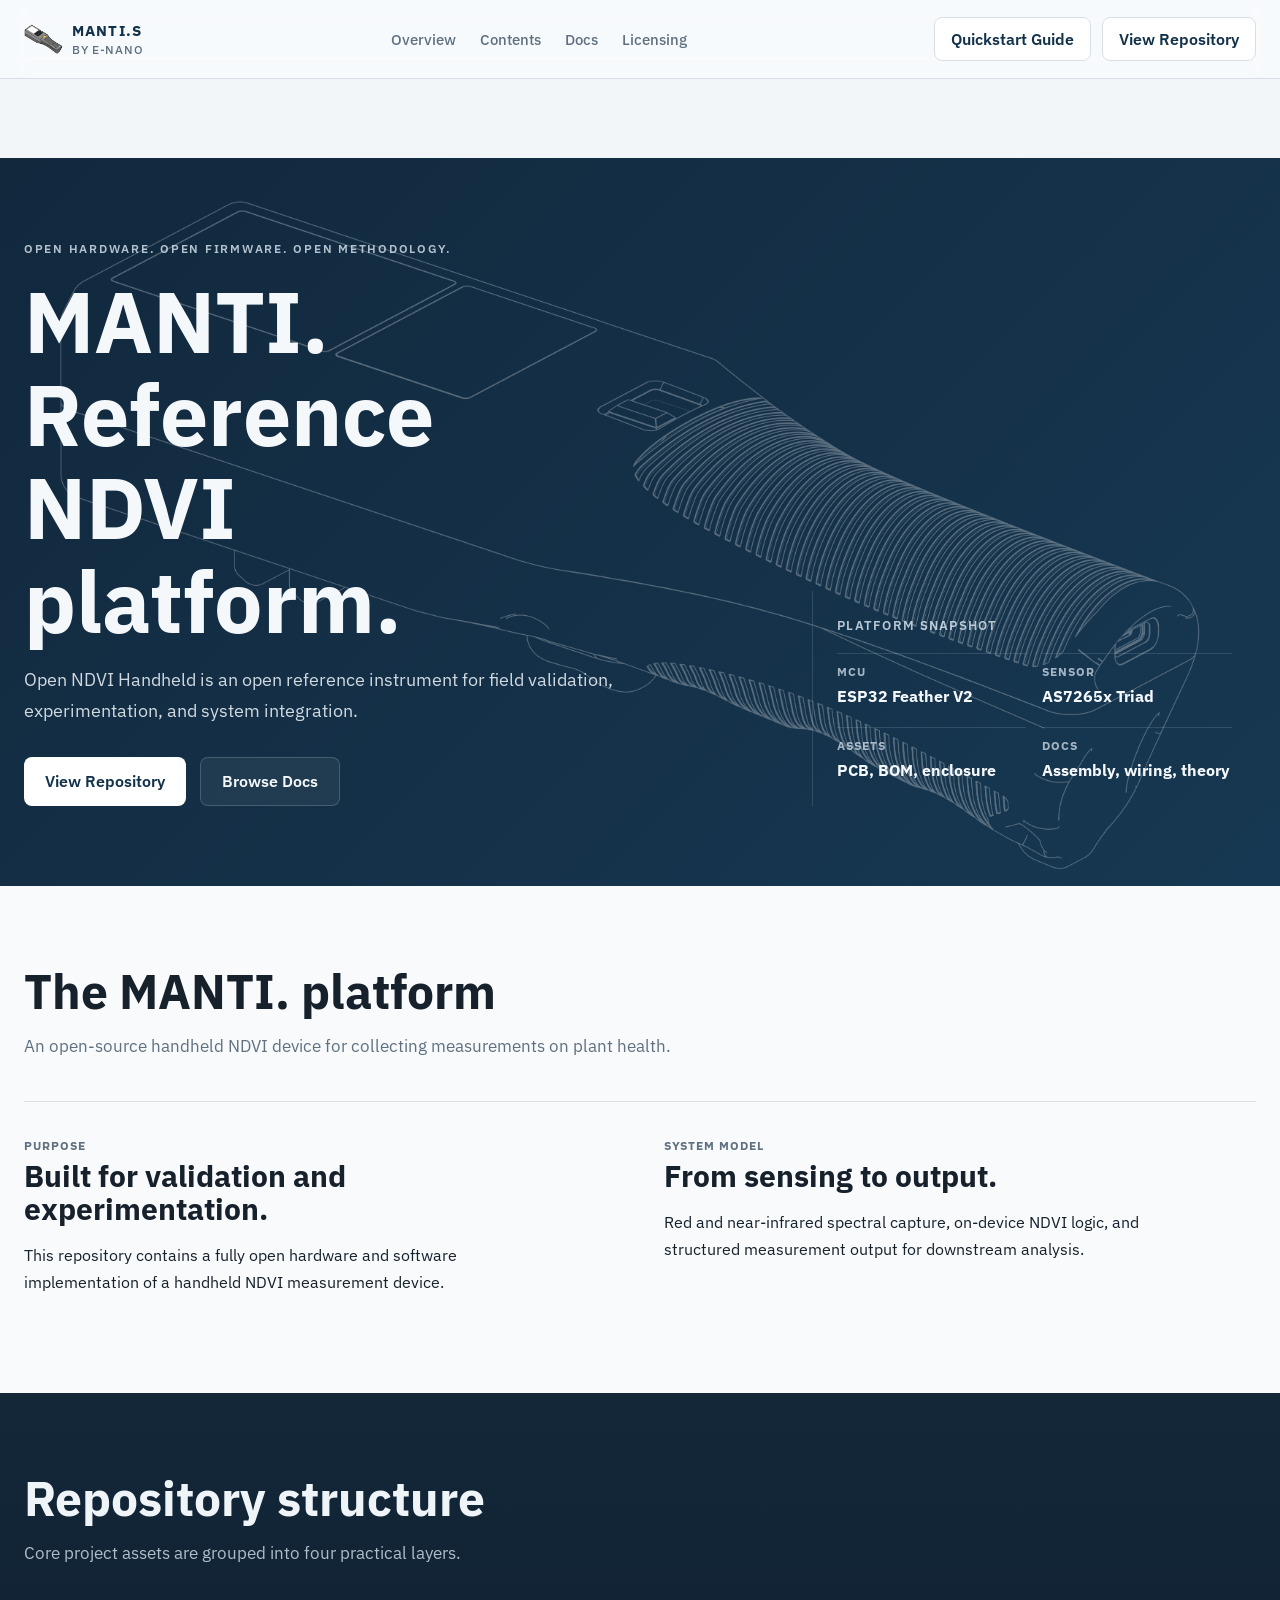
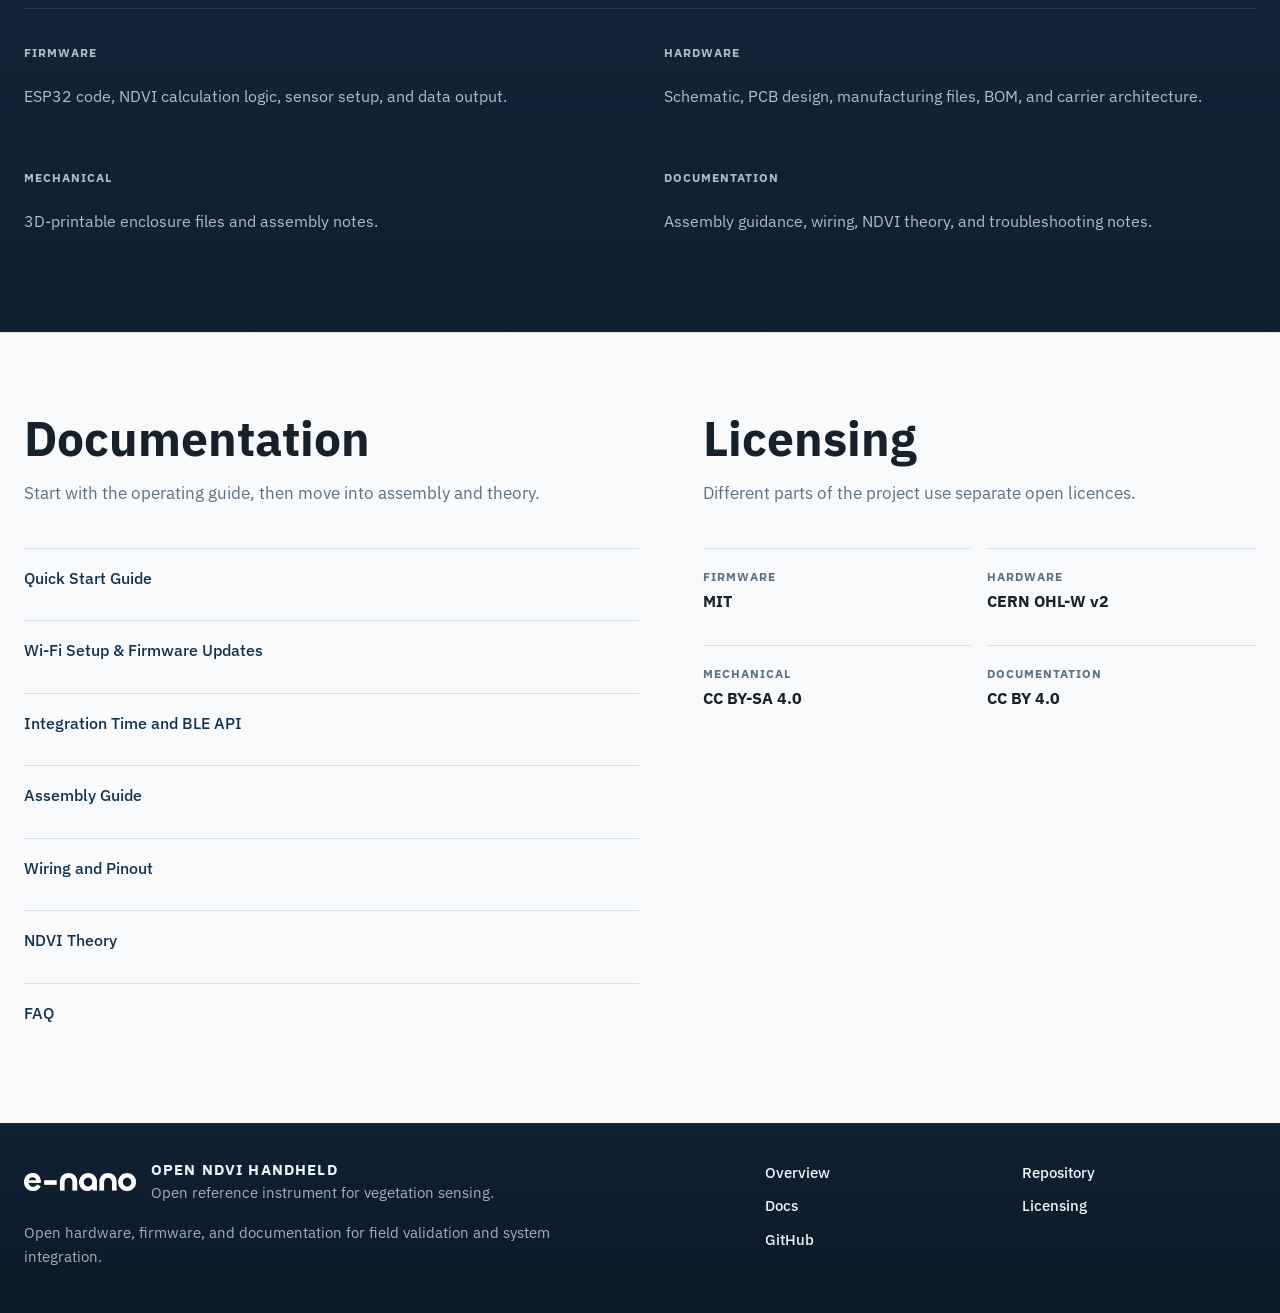
<file: index.html>
<!DOCTYPE html>
<html lang="en">
  <head>
    <meta charset="UTF-8" />
    <meta name="viewport" content="width=device-width, initial-scale=1.0" />
    <title>Open NDVI Handheld</title>
    <meta
      name="description"
      content="Open-source handheld NDVI instrument based on the ESP32 Feather V2 and AS7265x Triad sensors."
    />
    <link rel="preconnect" href="https://fonts.googleapis.com" />
    <link rel="preconnect" href="https://fonts.gstatic.com" crossorigin />
    <link
      href="https://fonts.googleapis.com/css2?family=IBM+Plex+Sans:wght@400;500;600;700&display=swap"
      rel="stylesheet"
    />
    <link rel="stylesheet" href="./styles.css" />
  </head>
  <body>
    <header class="site-header">
      <div class="nav-shell">
        <a href="#top" class="brand-mark" aria-label="Open NDVI home">
          <img
            src="./assets/branding/layer1.png"
            alt=""
            class="brand-device"
          />
          <span class="brand-copy">
            <strong>MANTI.S</strong>
            <span>by e-nano</span>
          </span>
        </a>
        <nav class="site-nav" aria-label="Primary">
          <a href="#overview">Overview</a>
          <a href="#repository">Contents</a>
          <a href="#docs">Docs</a>
          <a href="#licensing">Licensing</a>
        </nav>
        <div class="nav-actions">
          <a href="./docs/quick_start_guide.html" class="nav-cta">Quickstart Guide</a>
          <a href="https://github.com/e-nano/open-ndvi-handheld" class="nav-cta">View Repository</a>
        </div>
      </div>
    </header>
    <main class="page">
      <section class="hero section-band" id="top">
        <div class="section-shell hero-shell">
          <div class="hero-copy">
            <p class="eyebrow">Open hardware. Open firmware. Open methodology.</p>
            <h1>MANTI. Reference NDVI platform.</h1>
            <p class="lede">
              Open NDVI Handheld is an open reference instrument for field
              validation, experimentation, and system integration.
            </p>
            <div class="actions">
              <a href="https://github.com/e-nano/open-ndvi-handheld" class="button button-primary">View Repository</a>
              <a href="#docs" class="button button-secondary">Browse Docs</a>
            </div>
          </div>
          <aside class="hero-visual" aria-label="Platform summary">
            <p class="hero-card-label">Platform snapshot</p>
            <div class="hero-stats">
              <div class="stat-card">
                <span class="stat-label">MCU</span>
                <strong>ESP32 Feather V2</strong>
              </div>
              <div class="stat-card">
                <span class="stat-label">Sensor</span>
                <strong>AS7265x Triad</strong>
              </div>
              <div class="stat-card">
                <span class="stat-label">Assets</span>
                <strong>PCB, BOM, enclosure</strong>
              </div>
              <div class="stat-card">
                <span class="stat-label">Docs</span>
                <strong>Assembly, wiring, theory</strong>
              </div>
            </div>
          </aside>
        </div>
      </section>

      <section class="section-band section-band-light" id="overview">
        <div class="section-shell">
          <div class="section-heading">
            <h2 class="group-title">The MANTI. platform</h2>
            <p class="group-summary">
              An open-source handheld NDVI device for collecting measurements on plant health.
            </p>
          </div>
          <div class="feature-columns">
            <article class="feature-column">
              <span class="stack-label">Purpose</span>
              <h3>Built for validation and experimentation.</h3>
              <p>
                This repository contains a fully open hardware and software
                implementation of a handheld NDVI measurement device.
              </p>
            </article>
            <article class="feature-column">
              <span class="stack-label">System model</span>
              <h3>From sensing to output.</h3>
              <p>
                Red and near-infrared spectral capture, on-device NDVI logic,
                and structured measurement output for downstream analysis.
              </p>
            </article>
          </div>
        </div>
      </section>

      <section class="section-band section-band-dark" id="repository">
        <div class="section-shell">
          <div class="section-heading">
            <h2 class="group-title">Repository structure</h2>
            <p class="group-summary">
              Core project assets are grouped into four practical layers.
            </p>
          </div>
          <div class="resource-grid">
            <article class="resource-item">
              <span class="stack-label">Firmware</span>
              <p>ESP32 code, NDVI calculation logic, sensor setup, and data output.</p>
            </article>
            <article class="resource-item">
              <span class="stack-label">Hardware</span>
              <p>Schematic, PCB design, manufacturing files, BOM, and carrier architecture.</p>
            </article>
            <article class="resource-item">
              <span class="stack-label">Mechanical</span>
              <p>3D-printable enclosure files and assembly notes.</p>
            </article>
            <article class="resource-item">
              <span class="stack-label">Documentation</span>
              <p>Assembly guidance, wiring, NDVI theory, and troubleshooting notes.</p>
            </article>
          </div>
        </div>
      </section>

      <section class="section-band section-band-light section-band-bordered">
        <div class="section-shell section-shell-split">
          <article class="content-block" id="docs">
            <div class="section-heading">
              <h2 class="group-title">Documentation</h2>
              <p class="group-summary">
                Start with the operating guide, then move into assembly and theory.
              </p>
            </div>
            <ul class="link-list">
              <li><a href="./docs/quick_start_guide.html">Quick Start Guide</a></li>
              <li><a href="./docs/quick_start_guide.html#wifi-updates">Wi-Fi Setup &amp; Firmware Updates</a></li>
              <li><a href="./docs/integration_and_ble.html">Integration Time and BLE API</a></li>
              <li><a href="./docs/assembly_guide.html">Assembly Guide</a></li>
              <li><a href="./docs/wiring_and_pinout.html">Wiring and Pinout</a></li>
              <li><a href="./docs/ndvi_theory.html">NDVI Theory</a></li>
              <li><a href="./docs/faq.html">FAQ</a></li>
            </ul>
          </article>
          <article class="content-block" id="licensing">
            <div class="section-heading">
              <h2 class="group-title">Licensing</h2>
              <p class="group-summary">
                Different parts of the project use separate open licences.
              </p>
            </div>
            <div class="license-grid">
              <div>
                <span class="spec-label">Firmware</span>
                <strong>MIT</strong>
              </div>
              <div>
                <span class="spec-label">Hardware</span>
                <strong>CERN OHL-W v2</strong>
              </div>
              <div>
                <span class="spec-label">Mechanical</span>
                <strong>CC BY-SA 4.0</strong>
              </div>
              <div>
                <span class="spec-label">Documentation</span>
                <strong>CC BY 4.0</strong>
              </div>
            </div>
          </article>
        </div>
      </section>
    </main>
    <footer class="site-footer">
      <div class="footer-shell">
        <div class="footer-brand-block">
          <a href="#top" class="footer-brand" aria-label="Open NDVI home">
            <img
              src="./assets/branding/e-nano-logo.png"
              alt="e-nano"
              class="footer-logo"
            />
            <span class="footer-brand-copy">
              <strong>Open NDVI Handheld</strong>
              <span>Open reference instrument for vegetation sensing.</span>
            </span>
          </a>
          <p class="footer-note">
            Open hardware, firmware, and documentation for field validation and system integration.
          </p>
        </div>
        <div class="footer-directory" aria-label="Footer navigation">
          <a href="#overview">Overview</a>
          <a href="#repository">Repository</a>
          <a href="#docs">Docs</a>
          <a href="#licensing">Licensing</a>
          <a href="https://github.com/e-nano/open-ndvi-handheld">GitHub</a>
        </div>
      </div>
    </footer>
  </body>
</html>
</file>
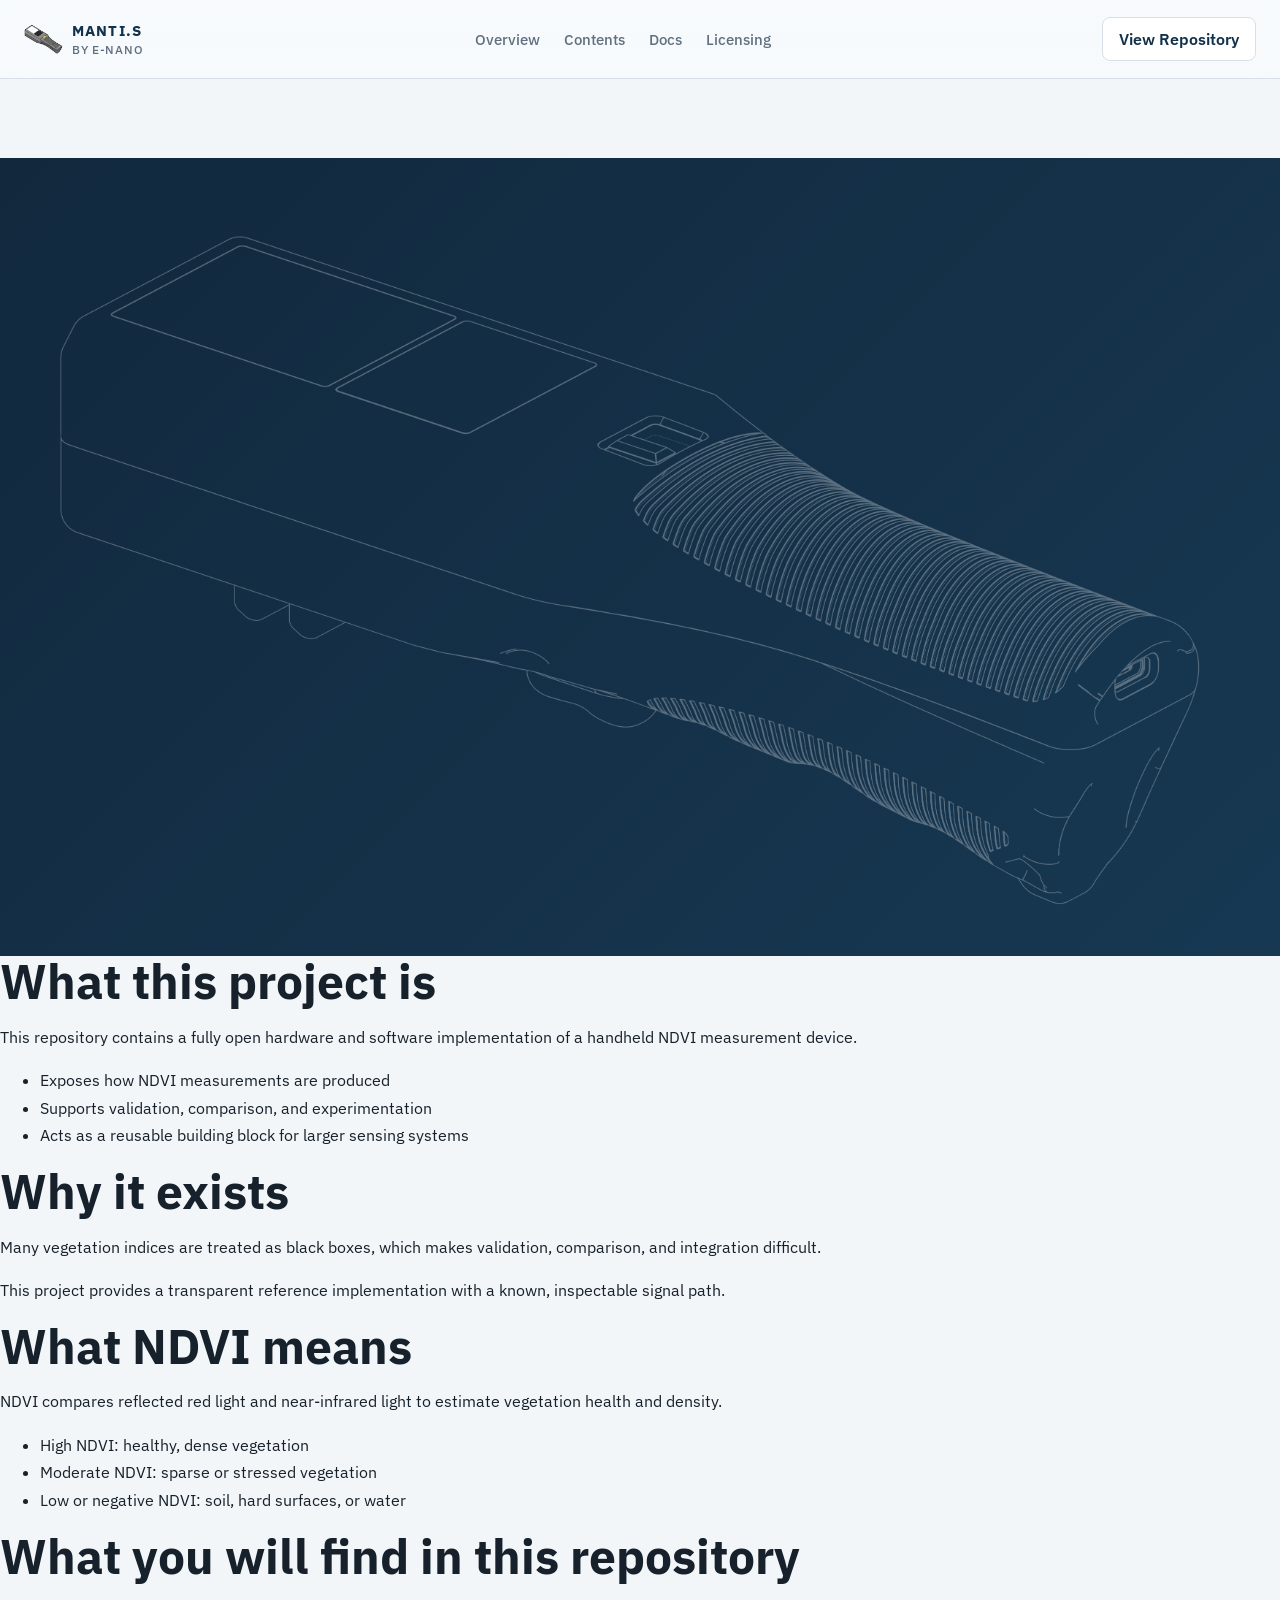
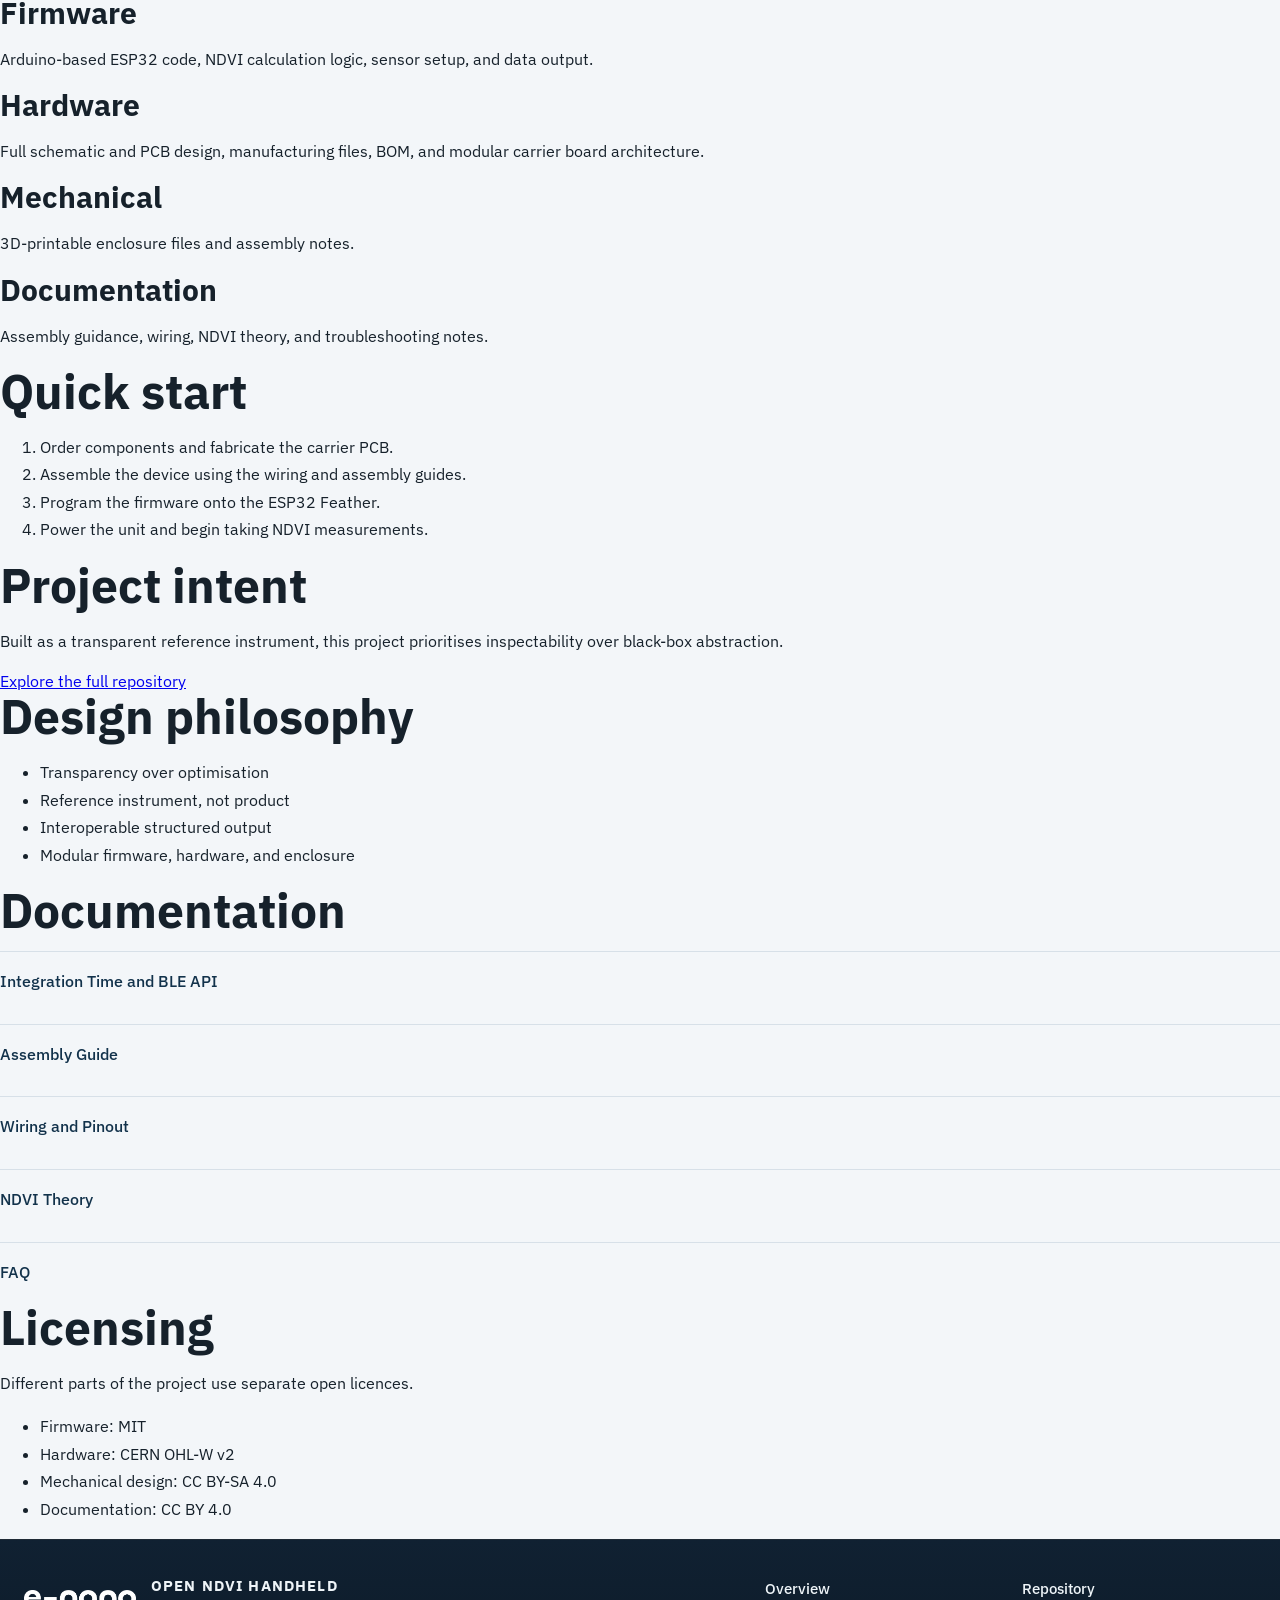
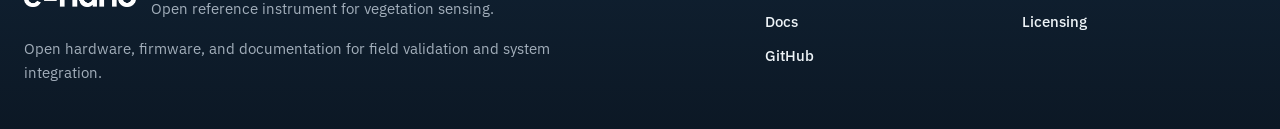
<file: docs/index.html>
<!DOCTYPE html>
<html lang="en">
  <head>
    <meta charset="UTF-8" />
    <meta name="viewport" content="width=device-width, initial-scale=1.0" />
    <title>Open NDVI Handheld</title>
    <meta
      name="description"
      content="Open-source handheld NDVI instrument based on the ESP32 Feather V2 and AS7265x Triad sensors."
    />
    <link rel="preconnect" href="https://fonts.googleapis.com" />
    <link rel="preconnect" href="https://fonts.gstatic.com" crossorigin />
    <link
      href="https://fonts.googleapis.com/css2?family=IBM+Plex+Sans:wght@400;500;600;700&display=swap"
      rel="stylesheet"
    />
    <link rel="stylesheet" href="../styles.css" />
  </head>
  <body>
    <header class="site-header">
      <div class="nav-shell">
        <a href="../index.html#top" class="brand-mark" aria-label="Open NDVI home">
          <img
            src="../assets/branding/layer1.png"
            alt=""
            class="brand-device"
          />
          <span class="brand-copy">
            <strong>MANTI.S</strong>
            <span>by e-nano</span>
          </span>
        </a>
        <nav class="site-nav" aria-label="Primary">
          <a href="../index.html#overview">Overview</a>
          <a href="../index.html#repository">Contents</a>
          <a href="../index.html#docs">Docs</a>
          <a href="../index.html#licensing">Licensing</a>
        </nav>
        <a href="https://github.com/e-nano/open-ndvi-handheld" class="nav-cta">View Repository</a>
      </div>
    </header>
    <main class="page">
      <section class="hero" id="top">
        <div class="hero-copy">
          <p class="eyebrow">Open hardware. Open firmware. Open methodology.</p>
          <h1>Automating data for transparent vegetation sensing.</h1>
          <p class="lede">
            Open NDVI Handheld is a reference open-source instrument for field
            validation, experimentation, and system integration.
          </p>
          <div class="actions">
            <a href="https://github.com/e-nano/open-ndvi-handheld" class="button button-primary">View Repository</a>
            <a href="#docs" class="button button-secondary">Browse Docs</a>
          </div>
        </div>
        <aside class="hero-card" aria-label="Project summary">
          <p class="hero-card-label">Reference system</p>
          <ul class="hero-points">
            <li>ESP32 Feather V2 firmware stack</li>
            <li>AS7265x spectral sensing hardware</li>
            <li>Open PCB, enclosure, and wiring docs</li>
          </ul>
        </aside>
      </section>

      <section class="panel panel-highlight" id="overview">
        <h2>What this project is</h2>
        <p>
          This repository contains a fully open hardware and software implementation
          of a handheld NDVI measurement device.
        </p>
        <ul>
          <li>Exposes how NDVI measurements are produced</li>
          <li>Supports validation, comparison, and experimentation</li>
          <li>Acts as a reusable building block for larger sensing systems</li>
        </ul>
      </section>

      <section class="grid">
        <article class="panel">
          <h2>Why it exists</h2>
          <p>
            Many vegetation indices are treated as black boxes, which makes
            validation, comparison, and integration difficult.
          </p>
          <p>
            This project provides a transparent reference implementation with a known,
            inspectable signal path.
          </p>
        </article>
        <article class="panel">
          <h2>What NDVI means</h2>
          <p>
            NDVI compares reflected red light and near-infrared light to estimate
            vegetation health and density.
          </p>
          <ul>
            <li>High NDVI: healthy, dense vegetation</li>
            <li>Moderate NDVI: sparse or stressed vegetation</li>
            <li>Low or negative NDVI: soil, hard surfaces, or water</li>
          </ul>
        </article>
      </section>

      <section class="panel" id="repository">
        <h2>What you will find in this repository</h2>
        <div class="feature-list">
          <div>
            <h3>Firmware</h3>
            <p>Arduino-based ESP32 code, NDVI calculation logic, sensor setup, and data output.</p>
          </div>
          <div>
            <h3>Hardware</h3>
            <p>Full schematic and PCB design, manufacturing files, BOM, and modular carrier board architecture.</p>
          </div>
          <div>
            <h3>Mechanical</h3>
            <p>3D-printable enclosure files and assembly notes.</p>
          </div>
          <div>
            <h3>Documentation</h3>
            <p>Assembly guidance, wiring, NDVI theory, and troubleshooting notes.</p>
          </div>
        </div>
      </section>

      <section class="grid">
        <article class="panel">
          <h2>Quick start</h2>
          <ol>
            <li>Order components and fabricate the carrier PCB.</li>
            <li>Assemble the device using the wiring and assembly guides.</li>
            <li>Program the firmware onto the ESP32 Feather.</li>
            <li>Power the unit and begin taking NDVI measurements.</li>
          </ol>
        </article>
        <article class="panel panel-accent">
          <h2>Project intent</h2>
          <p>
            Built as a transparent reference instrument, this project prioritises
            inspectability over black-box abstraction.
          </p>
          <a href="https://github.com/e-nano/open-ndvi-handheld" class="text-link">Explore the full repository</a>
        </article>
      </section>

      <section class="grid">
        <article class="panel">
          <h2>Design philosophy</h2>
          <ul>
            <li>Transparency over optimisation</li>
            <li>Reference instrument, not product</li>
            <li>Interoperable structured output</li>
            <li>Modular firmware, hardware, and enclosure</li>
          </ul>
        </article>
        <article class="panel" id="docs">
          <h2>Documentation</h2>
          <ul class="link-list">
            <li><a href="./integration_and_ble.html">Integration Time and BLE API</a></li>
            <li><a href="./assembly_guide.html">Assembly Guide</a></li>
            <li><a href="./wiring_and_pinout.html">Wiring and Pinout</a></li>
            <li><a href="./ndvi_theory.html">NDVI Theory</a></li>
            <li><a href="./faq.html">FAQ</a></li>
          </ul>
        </article>
      </section>

      <section class="panel" id="licensing">
        <h2>Licensing</h2>
        <p>Different parts of the project use separate open licences.</p>
        <ul>
          <li>Firmware: MIT</li>
          <li>Hardware: CERN OHL-W v2</li>
          <li>Mechanical design: CC BY-SA 4.0</li>
          <li>Documentation: CC BY 4.0</li>
        </ul>
      </section>
    </main>
    <footer class="site-footer">
      <div class="footer-shell">
        <div class="footer-brand-block">
          <a href="#top" class="footer-brand" aria-label="Open NDVI home">
            <img
              src="../assets/branding/e-nano-logo.png"
              alt="e-nano"
              class="footer-logo"
            />
            <span class="footer-brand-copy">
              <strong>Open NDVI Handheld</strong>
              <span>Open reference instrument for vegetation sensing.</span>
            </span>
          </a>
          <p class="footer-note">
            Open hardware, firmware, and documentation for field validation and system integration.
          </p>
        </div>
        <div class="footer-directory" aria-label="Footer navigation">
          <a href="#overview">Overview</a>
          <a href="#repository">Repository</a>
          <a href="#docs">Docs</a>
          <a href="#licensing">Licensing</a>
          <a href="https://github.com/e-nano/open-ndvi-handheld">GitHub</a>
        </div>
      </div>
    </footer>
  </body>
</html>
</file>
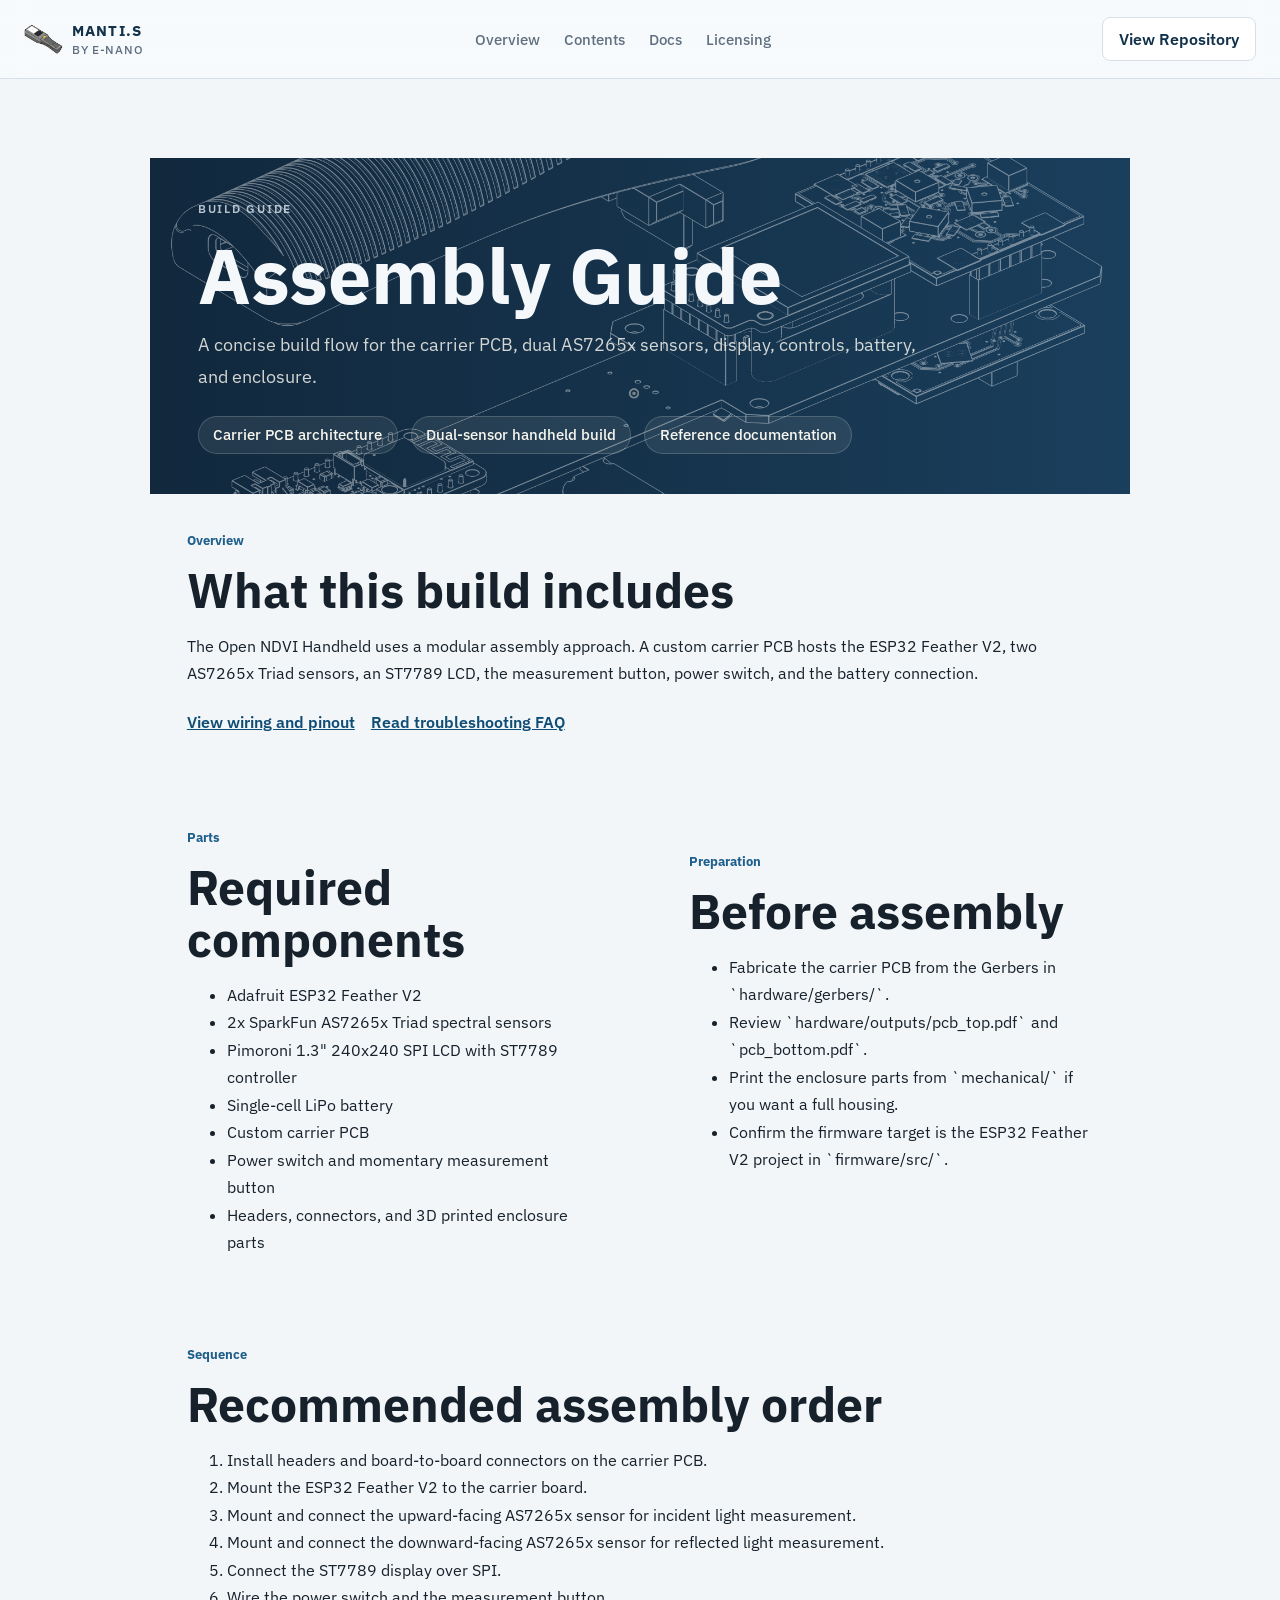
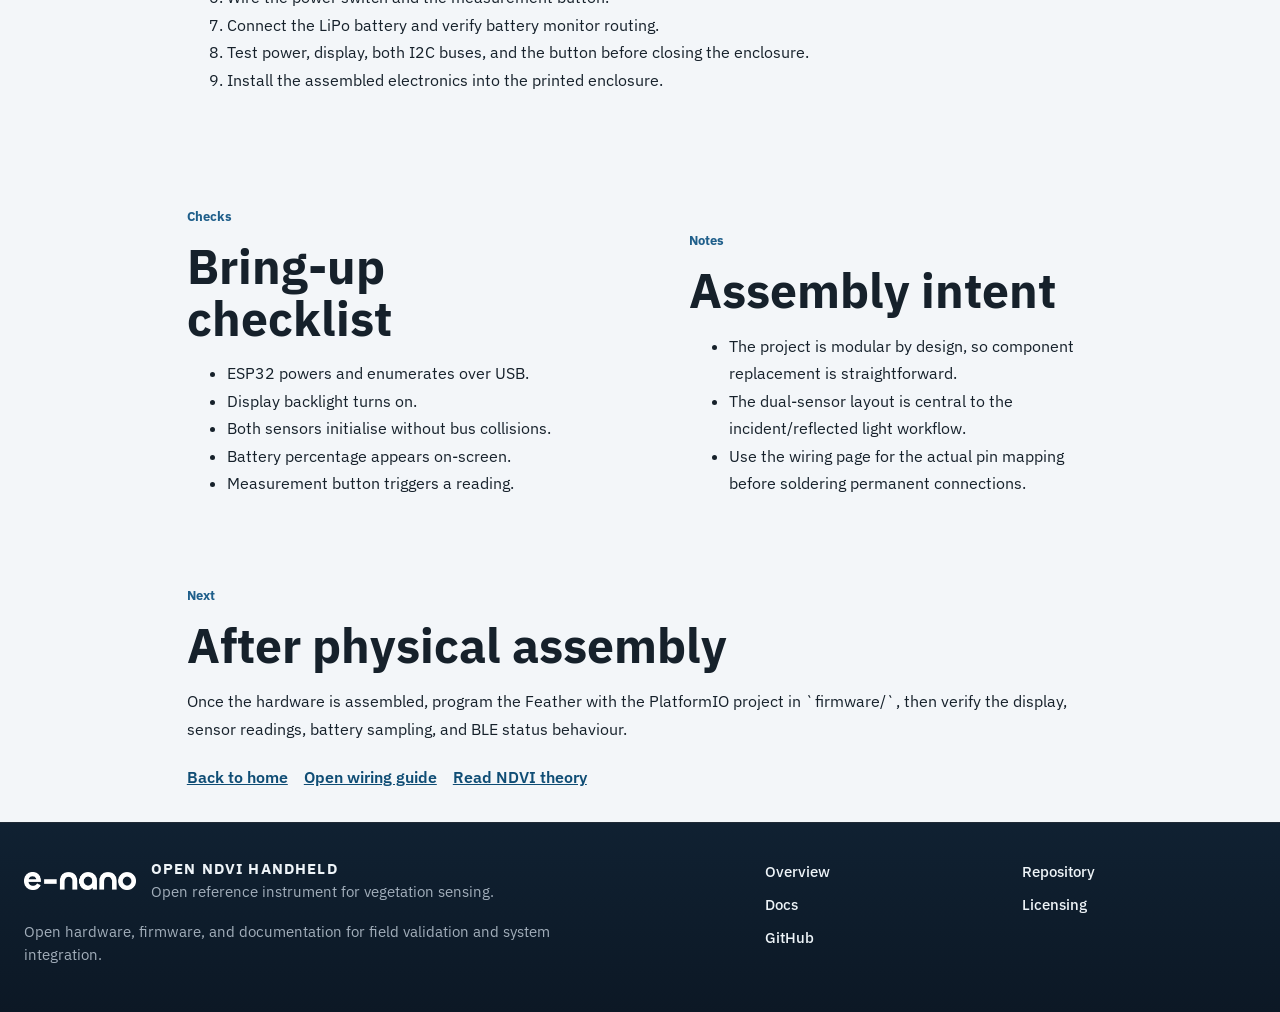
<file: docs/assembly_guide.html>
<!DOCTYPE html>
<html lang="en">
  <head>
    <meta charset="UTF-8" />
    <meta name="viewport" content="width=device-width, initial-scale=1.0" />
    <title>Assembly Guide | Open NDVI Handheld</title>
    <meta
      name="description"
      content="Assembly guide for the Open NDVI Handheld reference instrument."
    />
    <link rel="preconnect" href="https://fonts.googleapis.com" />
    <link rel="preconnect" href="https://fonts.gstatic.com" crossorigin />
    <link
      href="https://fonts.googleapis.com/css2?family=IBM+Plex+Sans:wght@400;500;600;700&display=swap"
      rel="stylesheet"
    />
    <link rel="stylesheet" href="../styles.css" />
  </head>
  <body>
    <header class="site-header">
      <div class="nav-shell">
        <a href="../index.html#top" class="brand-mark" aria-label="Open NDVI home">
          <img
            src="../assets/branding/layer1.png"
            alt=""
            class="brand-device"
          />
          <span class="brand-copy">
            <strong>MANTI.S</strong>
            <span>by e-nano</span>
          </span>
        </a>
        <nav class="site-nav" aria-label="Primary">
          <a href="../index.html#overview">Overview</a>
          <a href="../index.html#repository">Contents</a>
          <a href="../index.html#docs">Docs</a>
          <a href="../index.html#licensing">Licensing</a>
        </nav>
        <a href="https://github.com/e-nano/open-ndvi-handheld" class="nav-cta">View Repository</a>
      </div>
    </header>
    <main class="page page-doc">
      <section class="hero doc-hero doc-hero-assembly">
        <p class="eyebrow">Build Guide</p>
        <h1>Assembly Guide</h1>
        <p class="doc-summary">
          A concise build flow for the carrier PCB, dual AS7265x sensors, display,
          controls, battery, and enclosure.
        </p>
        <div class="doc-meta">
          <span class="meta-pill">Carrier PCB architecture</span>
          <span class="meta-pill">Dual-sensor handheld build</span>
          <span class="meta-pill">Reference documentation</span>
        </div>
      </section>

      <section class="panel doc-panel">
        <p class="doc-kicker">Overview</p>
        <h2>What this build includes</h2>
        <p>
          The Open NDVI Handheld uses a modular assembly approach. A custom carrier
          PCB hosts the ESP32 Feather V2, two AS7265x Triad sensors, an ST7789 LCD,
          the measurement button, power switch, and the battery connection.
        </p>
        <div class="doc-nav">
          <a href="./wiring_and_pinout.html">View wiring and pinout</a>
          <a href="./faq.html">Read troubleshooting FAQ</a>
        </div>
      </section>

      <section class="doc-grid">
        <article class="panel doc-panel">
          <p class="doc-kicker">Parts</p>
          <h2>Required components</h2>
          <ul class="card-list">
            <li>Adafruit ESP32 Feather V2</li>
            <li>2x SparkFun AS7265x Triad spectral sensors</li>
            <li>Pimoroni 1.3" 240x240 SPI LCD with ST7789 controller</li>
            <li>Single-cell LiPo battery</li>
            <li>Custom carrier PCB</li>
            <li>Power switch and momentary measurement button</li>
            <li>Headers, connectors, and 3D printed enclosure parts</li>
          </ul>
        </article>
        <article class="panel doc-panel panel-accent">
          <p class="doc-kicker">Preparation</p>
          <h2>Before assembly</h2>
          <ul>
            <li>Fabricate the carrier PCB from the Gerbers in `hardware/gerbers/`.</li>
            <li>Review `hardware/outputs/pcb_top.pdf` and `pcb_bottom.pdf`.</li>
            <li>Print the enclosure parts from `mechanical/` if you want a full housing.</li>
            <li>Confirm the firmware target is the ESP32 Feather V2 project in `firmware/src/`.</li>
          </ul>
        </article>
      </section>

      <section class="panel doc-panel">
        <p class="doc-kicker">Sequence</p>
        <h2>Recommended assembly order</h2>
        <ol>
          <li>Install headers and board-to-board connectors on the carrier PCB.</li>
          <li>Mount the ESP32 Feather V2 to the carrier board.</li>
          <li>Mount and connect the upward-facing AS7265x sensor for incident light measurement.</li>
          <li>Mount and connect the downward-facing AS7265x sensor for reflected light measurement.</li>
          <li>Connect the ST7789 display over SPI.</li>
          <li>Wire the power switch and the measurement button.</li>
          <li>Connect the LiPo battery and verify battery monitor routing.</li>
          <li>Test power, display, both I2C buses, and the button before closing the enclosure.</li>
          <li>Install the assembled electronics into the printed enclosure.</li>
        </ol>
      </section>

      <section class="doc-grid">
        <article class="panel doc-panel">
          <p class="doc-kicker">Checks</p>
          <h2>Bring-up checklist</h2>
          <ul>
            <li>ESP32 powers and enumerates over USB.</li>
            <li>Display backlight turns on.</li>
            <li>Both sensors initialise without bus collisions.</li>
            <li>Battery percentage appears on-screen.</li>
            <li>Measurement button triggers a reading.</li>
          </ul>
        </article>
        <article class="panel doc-panel">
          <p class="doc-kicker">Notes</p>
          <h2>Assembly intent</h2>
          <ul>
            <li>The project is modular by design, so component replacement is straightforward.</li>
            <li>The dual-sensor layout is central to the incident/reflected light workflow.</li>
            <li>Use the wiring page for the actual pin mapping before soldering permanent connections.</li>
          </ul>
        </article>
      </section>

      <section class="panel doc-panel">
        <p class="doc-kicker">Next</p>
        <h2>After physical assembly</h2>
        <p>
          Once the hardware is assembled, program the Feather with the PlatformIO
          project in `firmware/`, then verify the display, sensor readings, battery
          sampling, and BLE status behaviour.
        </p>
        <div class="doc-nav">
          <a href="../index.html">Back to home</a>
          <a href="./wiring_and_pinout.html">Open wiring guide</a>
          <a href="./ndvi_theory.html">Read NDVI theory</a>
        </div>
      </section>
    </main>
    <footer class="site-footer">
      <div class="footer-shell">
        <div class="footer-brand-block">
          <a href="../index.html" class="footer-brand" aria-label="Open NDVI home">
            <img
              src="../assets/branding/e-nano-logo.png"
              alt="e-nano"
              class="footer-logo"
            />
            <span class="footer-brand-copy">
              <strong>Open NDVI Handheld</strong>
              <span>Open reference instrument for vegetation sensing.</span>
            </span>
          </a>
          <p class="footer-note">
            Open hardware, firmware, and documentation for field validation and system integration.
          </p>
        </div>
        <div class="footer-directory" aria-label="Footer navigation">
          <a href="../index.html#overview">Overview</a>
          <a href="../index.html#repository">Repository</a>
          <a href="../index.html#docs">Docs</a>
          <a href="../index.html#licensing">Licensing</a>
          <a href="https://github.com/e-nano/open-ndvi-handheld">GitHub</a>
        </div>
      </div>
    </footer>
  </body>
</html>
</file>
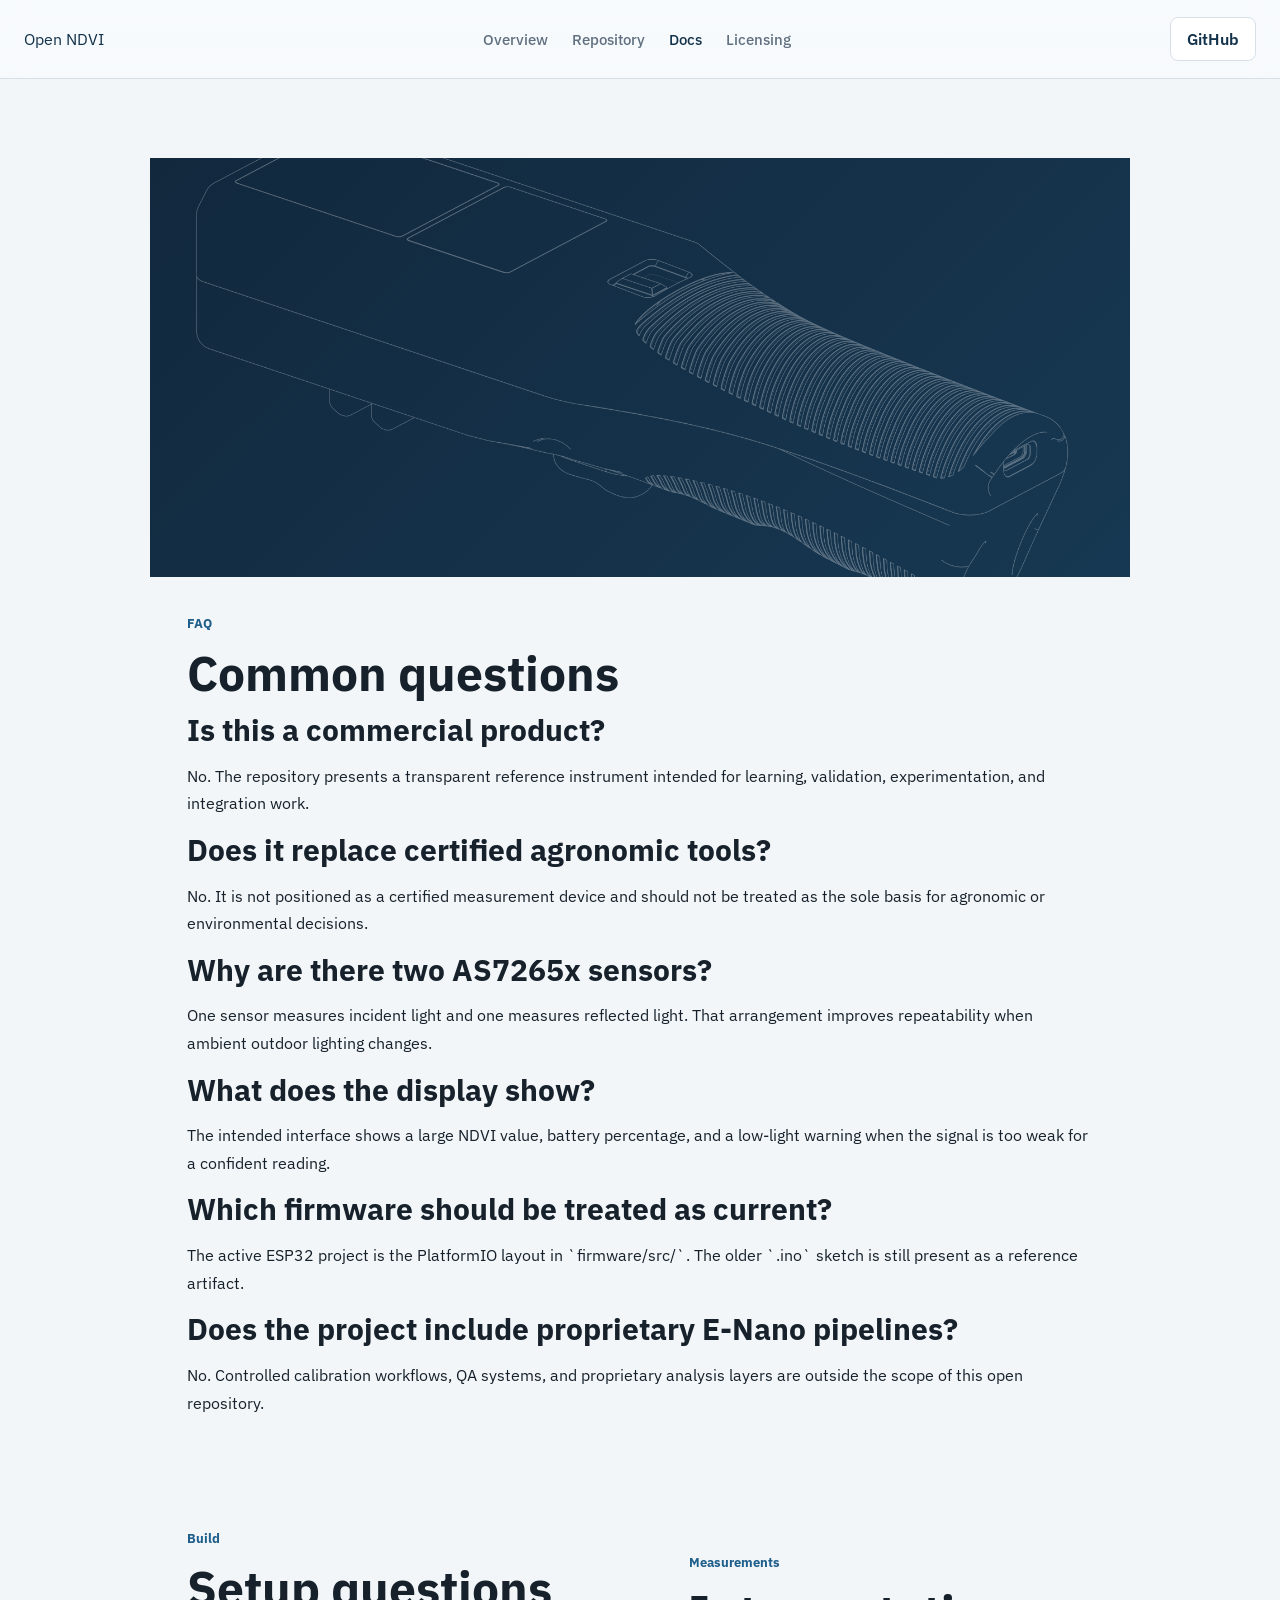
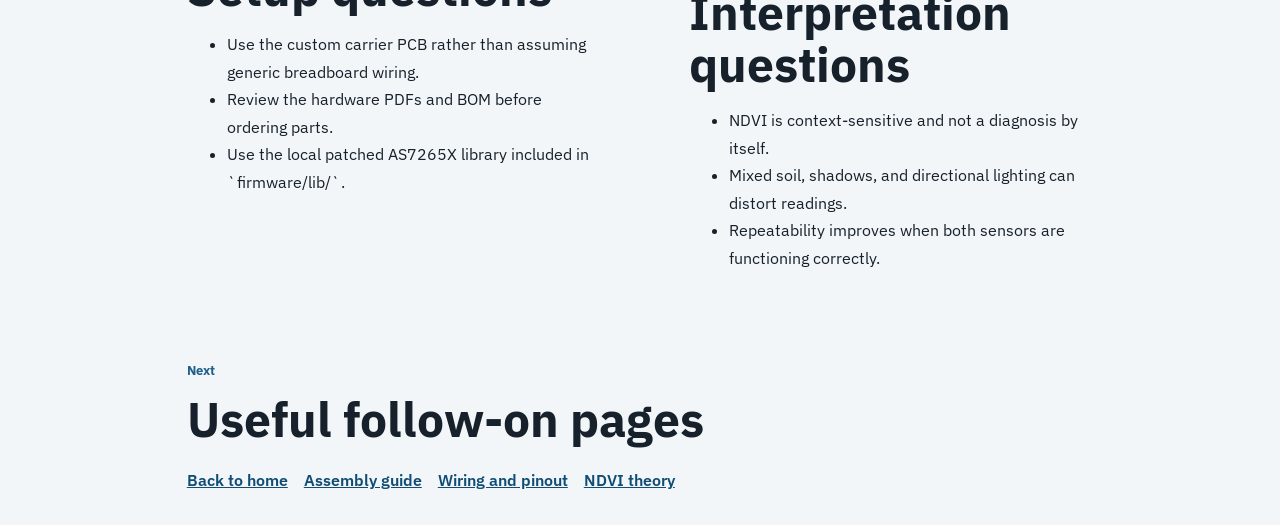
<file: docs/faq.html>
<!DOCTYPE html>
<html lang="en">
  <head>
    <meta charset="UTF-8" />
    <meta name="viewport" content="width=device-width, initial-scale=1.0" />
    <title>FAQ | Open NDVI Handheld</title>
    <meta
      name="description"
      content="Frequently asked questions for the Open NDVI Handheld project."
    />
    <link rel="preconnect" href="https://fonts.googleapis.com" />
    <link rel="preconnect" href="https://fonts.gstatic.com" crossorigin />
    <link
      href="https://fonts.googleapis.com/css2?family=IBM+Plex+Sans:wght@400;500;600;700&display=swap"
      rel="stylesheet"
    />
    <link rel="stylesheet" href="../styles.css" />
  </head>
  <body>
    <header class="site-header">
      <div class="nav-shell">
        <a href="../index.html" class="brand-mark">Open NDVI</a>
        <nav class="site-nav" aria-label="Primary">
          <a href="../index.html#overview">Overview</a>
          <a href="../index.html#repository">Repository</a>
          <a href="../index.html#docs" class="is-active">Docs</a>
          <a href="../index.html#licensing">Licensing</a>
        </nav>
        <a href="https://github.com/e-nano/open-ndvi-handheld" class="nav-cta">GitHub</a>
      </div>
    </header>
    <main class="page page-doc">
      <section class="hero doc-hero">
        <p class="eyebrow">Support Notes</p>
        <h1>Frequently Asked Questions</h1>
        <p class="doc-summary">
          Practical answers about the build intent, firmware status, measurements,
          and what this project does and does not claim.
        </p>
        <div class="doc-meta">
          <span class="meta-pill">Reference instrument scope</span>
          <span class="meta-pill">Build and usage notes</span>
          <span class="meta-pill">Measurement caveats</span>
        </div>
      </section>

      <section class="panel doc-panel">
        <p class="doc-kicker">FAQ</p>
        <h2>Common questions</h2>
        <h3>Is this a commercial product?</h3>
        <p>
          No. The repository presents a transparent reference instrument intended for
          learning, validation, experimentation, and integration work.
        </p>

        <h3>Does it replace certified agronomic tools?</h3>
        <p>
          No. It is not positioned as a certified measurement device and should not
          be treated as the sole basis for agronomic or environmental decisions.
        </p>

        <h3>Why are there two AS7265x sensors?</h3>
        <p>
          One sensor measures incident light and one measures reflected light. That
          arrangement improves repeatability when ambient outdoor lighting changes.
        </p>

        <h3>What does the display show?</h3>
        <p>
          The intended interface shows a large NDVI value, battery percentage, and a
          low-light warning when the signal is too weak for a confident reading.
        </p>

        <h3>Which firmware should be treated as current?</h3>
        <p>
          The active ESP32 project is the PlatformIO layout in `firmware/src/`. The
          older `.ino` sketch is still present as a reference artifact.
        </p>

        <h3>Does the project include proprietary E-Nano pipelines?</h3>
        <p>
          No. Controlled calibration workflows, QA systems, and proprietary analysis
          layers are outside the scope of this open repository.
        </p>
      </section>

      <section class="doc-grid">
        <article class="panel doc-panel">
          <p class="doc-kicker">Build</p>
          <h2>Setup questions</h2>
          <ul>
            <li>Use the custom carrier PCB rather than assuming generic breadboard wiring.</li>
            <li>Review the hardware PDFs and BOM before ordering parts.</li>
            <li>Use the local patched AS7265X library included in `firmware/lib/`.</li>
          </ul>
        </article>
        <article class="panel doc-panel panel-accent">
          <p class="doc-kicker">Measurements</p>
          <h2>Interpretation questions</h2>
          <ul>
            <li>NDVI is context-sensitive and not a diagnosis by itself.</li>
            <li>Mixed soil, shadows, and directional lighting can distort readings.</li>
            <li>Repeatability improves when both sensors are functioning correctly.</li>
          </ul>
        </article>
      </section>

      <section class="panel doc-panel">
        <p class="doc-kicker">Next</p>
        <h2>Useful follow-on pages</h2>
        <div class="doc-nav">
          <a href="../index.html">Back to home</a>
          <a href="./assembly_guide.html">Assembly guide</a>
          <a href="./wiring_and_pinout.html">Wiring and pinout</a>
          <a href="./ndvi_theory.html">NDVI theory</a>
        </div>
      </section>
    </main>
  </body>
</html>
</file>
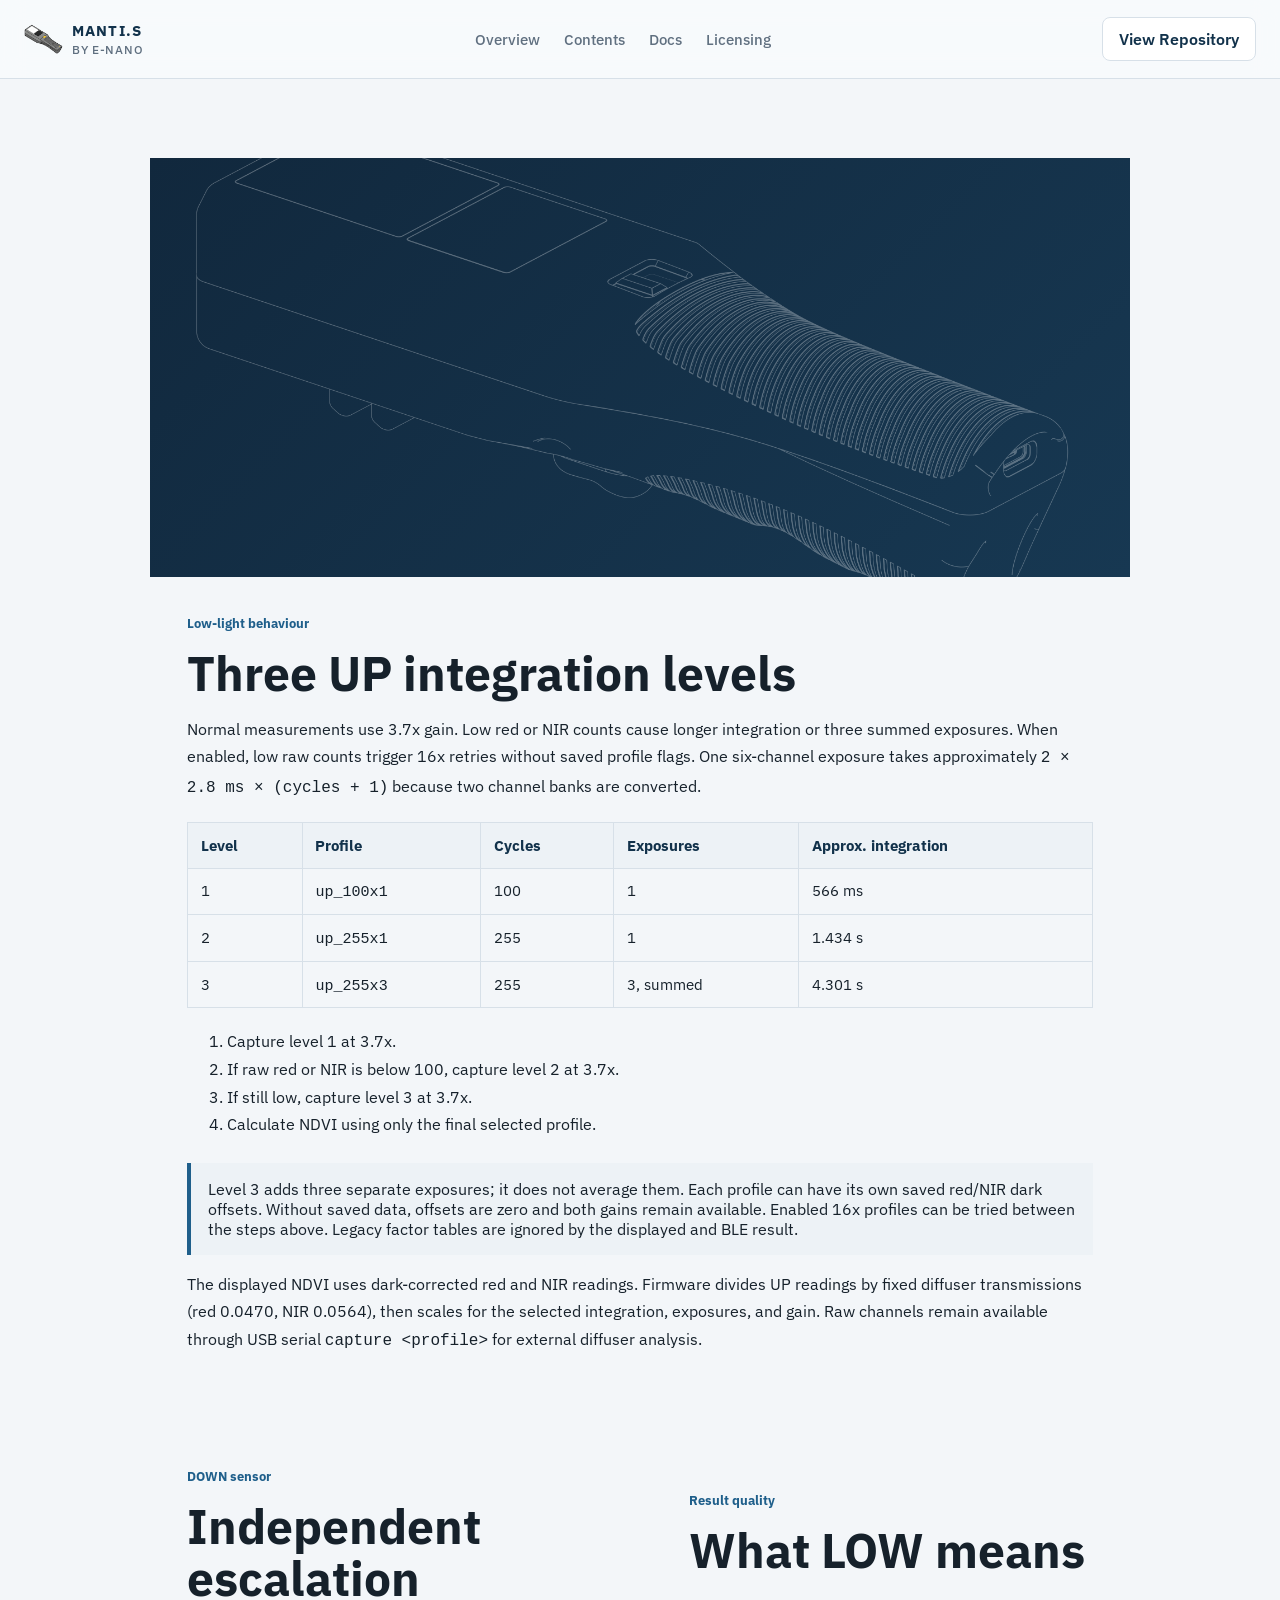
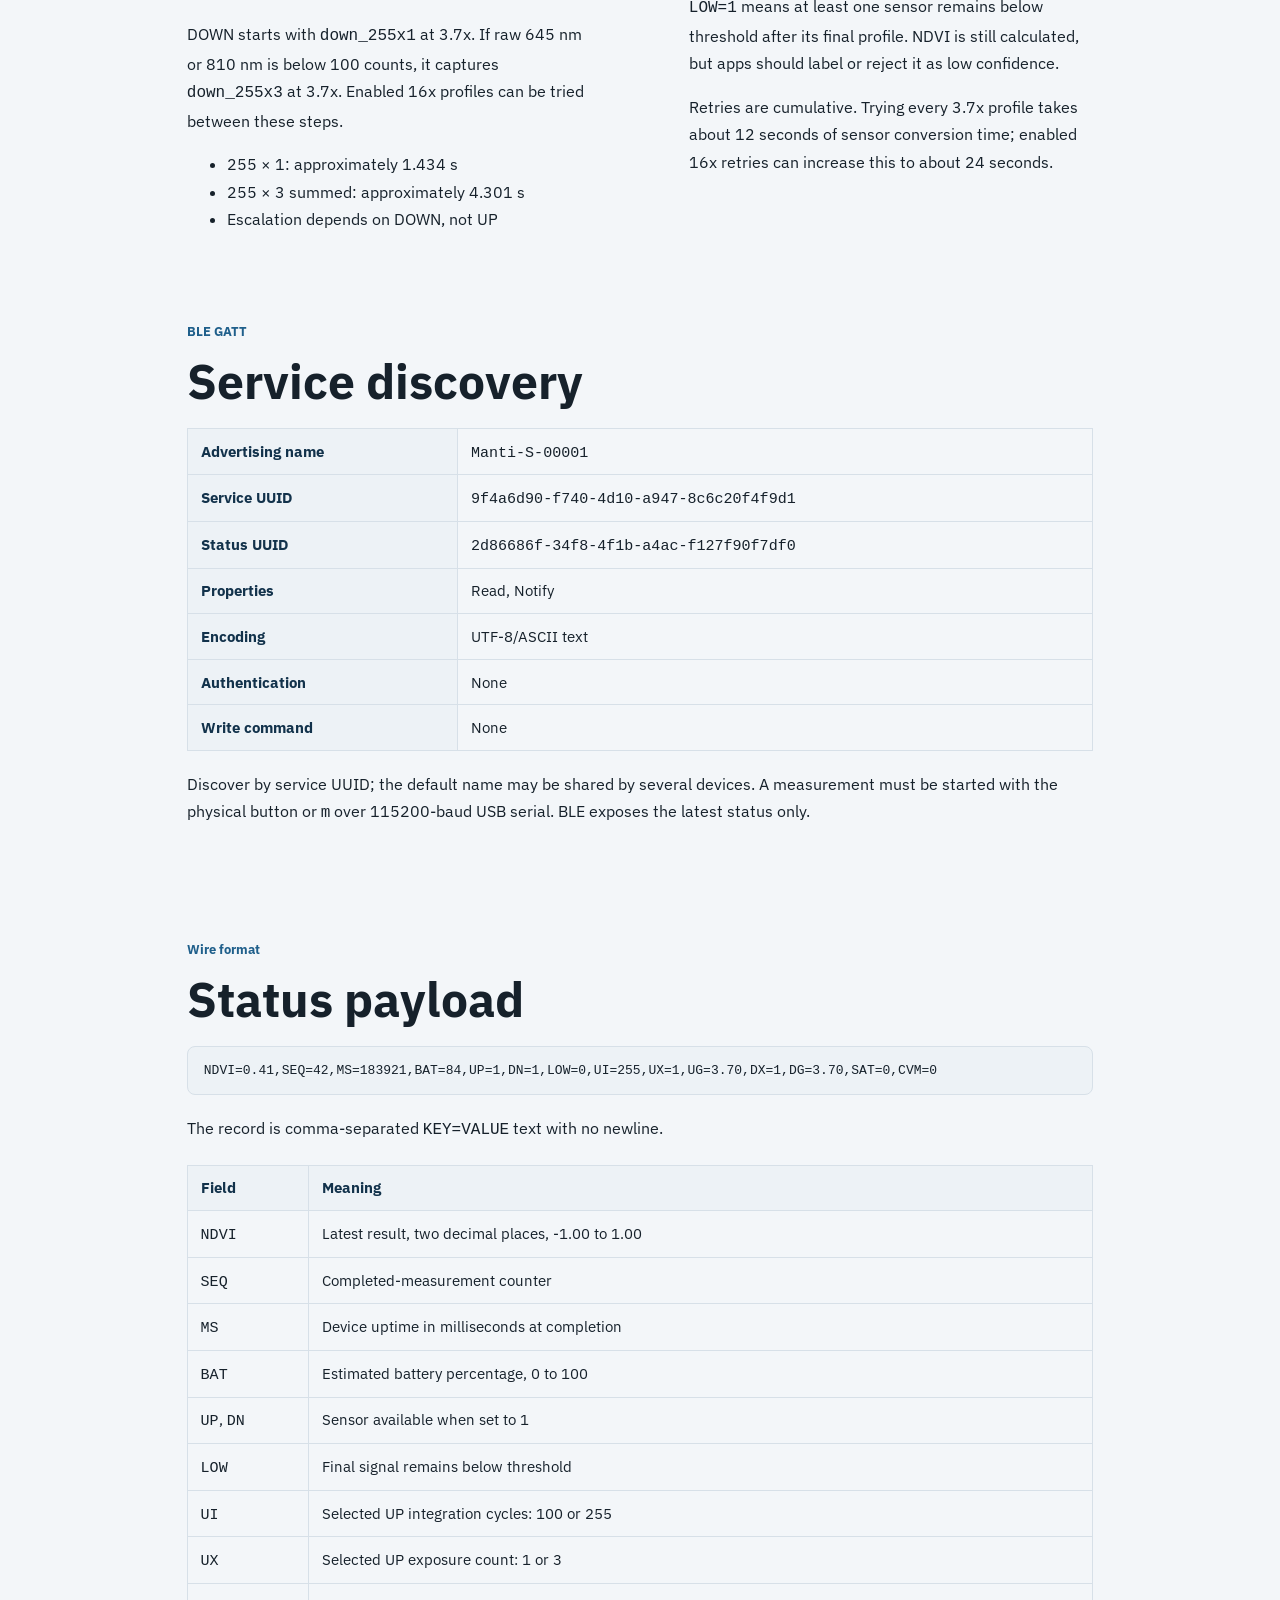
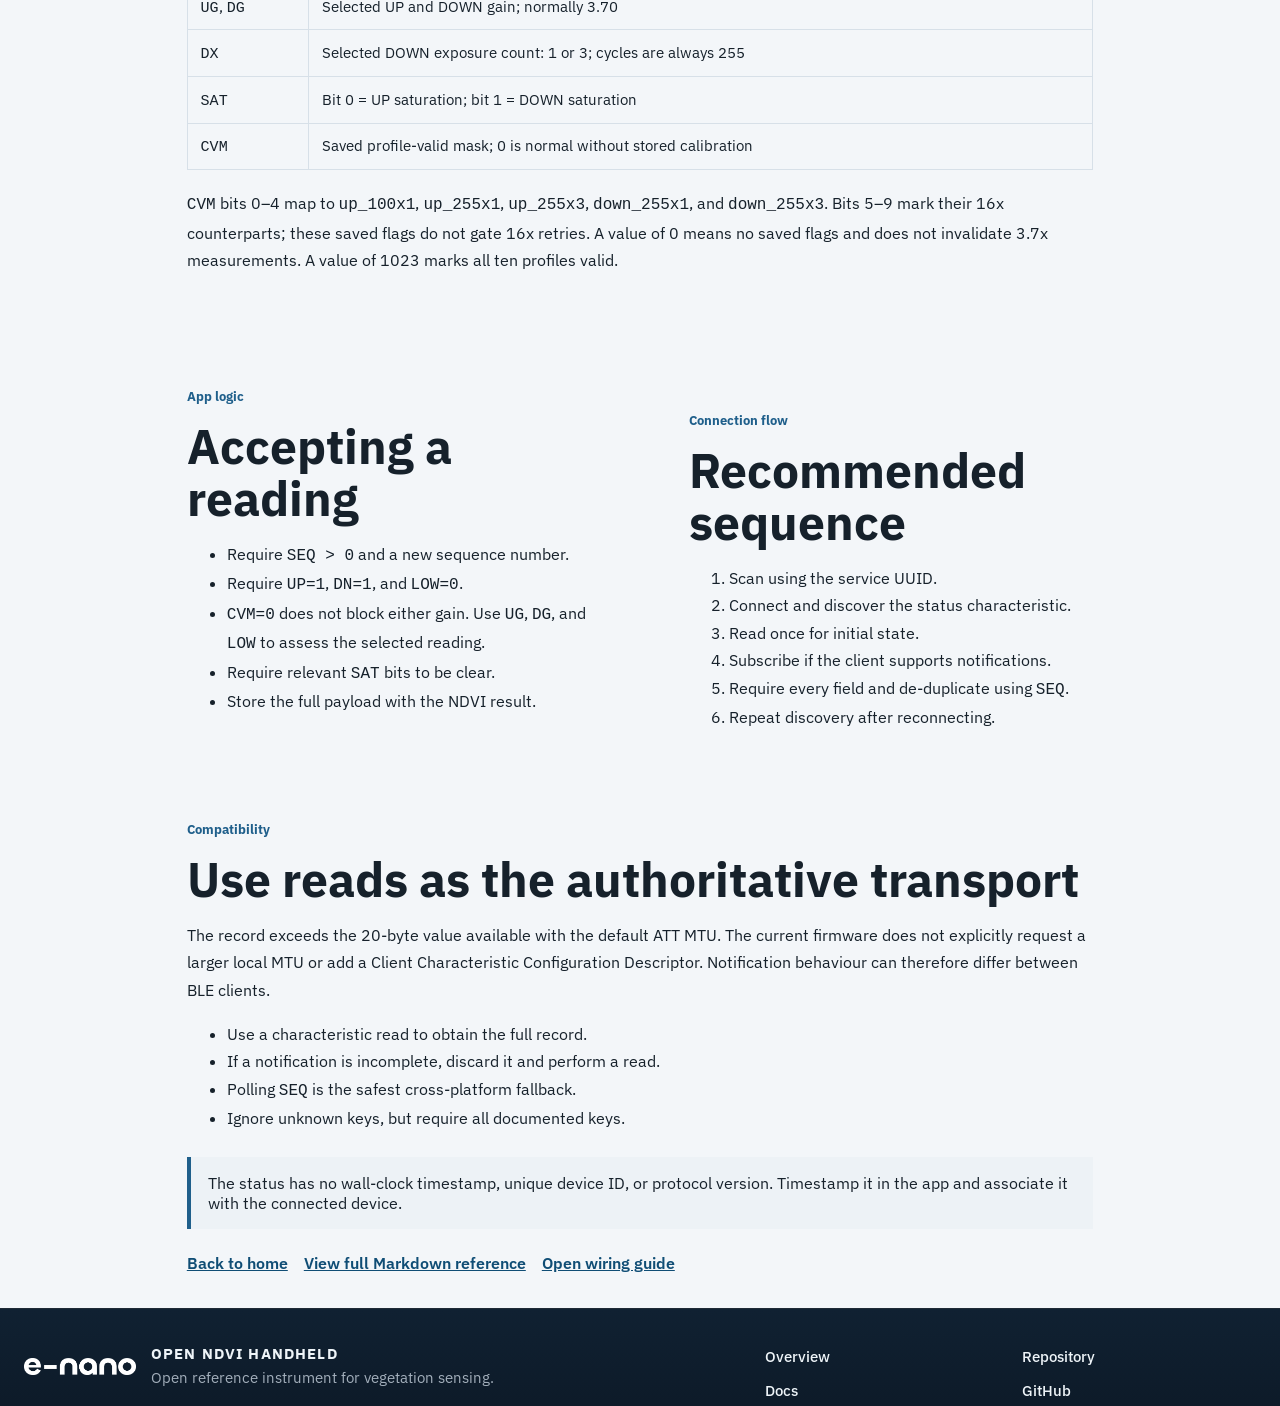
<file: docs/integration_and_ble.html>
<!DOCTYPE html>
<html lang="en">
  <head>
    <meta charset="UTF-8" />
    <meta name="viewport" content="width=device-width, initial-scale=1.0" />
    <title>Integration Time and BLE API | Open NDVI Handheld</title>
    <meta
      name="description"
      content="Low-light integration profiles and BLE app integration reference for the Open NDVI Handheld."
    />
    <link rel="preconnect" href="https://fonts.googleapis.com" />
    <link rel="preconnect" href="https://fonts.gstatic.com" crossorigin />
    <link
      href="https://fonts.googleapis.com/css2?family=IBM+Plex+Sans:wght@400;500;600;700&display=swap"
      rel="stylesheet"
    />
    <link rel="stylesheet" href="../styles.css" />
  </head>
  <body>
    <header class="site-header">
      <div class="nav-shell">
        <a href="../index.html#top" class="brand-mark" aria-label="Open NDVI home">
          <img src="../assets/branding/layer1.png" alt="" class="brand-device" />
          <span class="brand-copy"><strong>MANTI.S</strong><span>by e-nano</span></span>
        </a>
        <nav class="site-nav" aria-label="Primary">
          <a href="../index.html#overview">Overview</a>
          <a href="../index.html#repository">Contents</a>
          <a href="../index.html#docs">Docs</a>
          <a href="../index.html#licensing">Licensing</a>
        </nav>
        <a href="https://github.com/e-nano/open-ndvi-handheld" class="nav-cta">View Repository</a>
      </div>
    </header>

    <main class="page page-doc">
      <section class="hero doc-hero">
        <p class="eyebrow">Developer reference</p>
        <h1>Integration Time and BLE API</h1>
        <p class="doc-summary">
          How the active firmware adapts to low light, and how an external app
          can read and validate its BLE status record.
        </p>
        <div class="doc-meta">
          <span class="meta-pill">Three UP light levels</span>
          <span class="meta-pill">Read and notify</span>
          <span class="meta-pill">Text payload</span>
        </div>
      </section>

      <section class="panel doc-panel">
        <p class="doc-kicker">Low-light behaviour</p>
        <h2>Three UP integration levels</h2>
        <p>
          Normal measurements use 3.7x gain. Low red or NIR counts cause longer
          integration or three summed exposures. When enabled, low raw counts
          trigger 16x retries without saved profile flags. One six-channel exposure takes approximately
          <code>2 × 2.8 ms × (cycles + 1)</code> because two channel banks are converted.
        </p>
        <div class="doc-table-wrap">
          <table class="doc-table">
            <thead>
              <tr><th>Level</th><th>Profile</th><th>Cycles</th><th>Exposures</th><th>Approx. integration</th></tr>
            </thead>
            <tbody>
              <tr><td>1</td><td><code>up_100x1</code></td><td>100</td><td>1</td><td>566 ms</td></tr>
              <tr><td>2</td><td><code>up_255x1</code></td><td>255</td><td>1</td><td>1.434 s</td></tr>
              <tr><td>3</td><td><code>up_255x3</code></td><td>255</td><td>3, summed</td><td>4.301 s</td></tr>
            </tbody>
          </table>
        </div>
        <ol>
          <li>Capture level 1 at 3.7x.</li>
          <li>If raw red or NIR is below 100, capture level 2 at 3.7x.</li>
          <li>If still low, capture level 3 at 3.7x.</li>
          <li>Calculate NDVI using only the final selected profile.</li>
        </ol>
        <div class="doc-notice">
          Level 3 adds three separate exposures; it does not average them. Each
          profile can have its own saved red/NIR dark offsets. Without saved
          data, offsets are zero and both gains remain available. Enabled
          16x profiles can be tried between the steps above. Legacy factor
          tables are ignored by the displayed and BLE result.
        </div>
        <p>
          The displayed NDVI uses dark-corrected red and NIR readings. Firmware
          divides UP readings by fixed diffuser transmissions (red 0.0470,
          NIR 0.0564), then scales for the selected integration, exposures,
          and gain. Raw channels remain available through USB serial
          <code>capture &lt;profile&gt;</code> for external diffuser analysis.
        </p>
      </section>

      <section class="doc-grid">
        <article class="panel doc-panel">
          <p class="doc-kicker">DOWN sensor</p>
          <h2>Independent escalation</h2>
          <p>
            DOWN starts with <code>down_255x1</code> at 3.7x. If raw 645 nm or
            810 nm is below 100 counts, it captures <code>down_255x3</code>
            at 3.7x. Enabled 16x profiles can be tried between these steps.
          </p>
          <ul>
            <li>255 × 1: approximately 1.434 s</li>
            <li>255 × 3 summed: approximately 4.301 s</li>
            <li>Escalation depends on DOWN, not UP</li>
          </ul>
        </article>
        <article class="panel doc-panel panel-accent">
          <p class="doc-kicker">Result quality</p>
          <h2>What LOW means</h2>
          <p>
            <code>LOW=1</code> means at least one sensor remains below threshold
            after its final profile. NDVI is still calculated, but apps should
            label or reject it as low confidence.
          </p>
          <p>
            Retries are cumulative. Trying every 3.7x profile takes about
            12 seconds of sensor conversion time; enabled 16x retries can
            increase this to about 24 seconds.
          </p>
        </article>
      </section>

      <section class="panel doc-panel">
        <p class="doc-kicker">BLE GATT</p>
        <h2>Service discovery</h2>
        <div class="doc-table-wrap">
          <table class="doc-table">
            <tbody>
              <tr><th>Advertising name</th><td><code>Manti-S-00001</code></td></tr>
              <tr><th>Service UUID</th><td><code>9f4a6d90-f740-4d10-a947-8c6c20f4f9d1</code></td></tr>
              <tr><th>Status UUID</th><td><code>2d86686f-34f8-4f1b-a4ac-f127f90f7df0</code></td></tr>
              <tr><th>Properties</th><td>Read, Notify</td></tr>
              <tr><th>Encoding</th><td>UTF-8/ASCII text</td></tr>
              <tr><th>Authentication</th><td>None</td></tr>
              <tr><th>Write command</th><td>None</td></tr>
            </tbody>
          </table>
        </div>
        <p>
          Discover by service UUID; the default name may be shared by several
          devices. A measurement must be started with the physical button or
          <code>m</code> over 115200-baud USB serial. BLE exposes the latest status only.
        </p>
      </section>

      <section class="panel doc-panel">
        <p class="doc-kicker">Wire format</p>
        <h2>Status payload</h2>
        <pre class="doc-code"><code>NDVI=0.41,SEQ=42,MS=183921,BAT=84,UP=1,DN=1,LOW=0,UI=255,UX=1,UG=3.70,DX=1,DG=3.70,SAT=0,CVM=0</code></pre>
        <p>The record is comma-separated <code>KEY=VALUE</code> text with no newline.</p>
        <div class="doc-table-wrap">
          <table class="doc-table">
            <thead><tr><th>Field</th><th>Meaning</th></tr></thead>
            <tbody>
              <tr><td><code>NDVI</code></td><td>Latest result, two decimal places, -1.00 to 1.00</td></tr>
              <tr><td><code>SEQ</code></td><td>Completed-measurement counter</td></tr>
              <tr><td><code>MS</code></td><td>Device uptime in milliseconds at completion</td></tr>
              <tr><td><code>BAT</code></td><td>Estimated battery percentage, 0 to 100</td></tr>
              <tr><td><code>UP</code>, <code>DN</code></td><td>Sensor available when set to 1</td></tr>
              <tr><td><code>LOW</code></td><td>Final signal remains below threshold</td></tr>
              <tr><td><code>UI</code></td><td>Selected UP integration cycles: 100 or 255</td></tr>
              <tr><td><code>UX</code></td><td>Selected UP exposure count: 1 or 3</td></tr>
              <tr><td><code>UG</code>, <code>DG</code></td><td>Selected UP and DOWN gain; normally 3.70</td></tr>
              <tr><td><code>DX</code></td><td>Selected DOWN exposure count: 1 or 3; cycles are always 255</td></tr>
              <tr><td><code>SAT</code></td><td>Bit 0 = UP saturation; bit 1 = DOWN saturation</td></tr>
              <tr><td><code>CVM</code></td><td>Saved profile-valid mask; 0 is normal without stored calibration</td></tr>
            </tbody>
          </table>
        </div>
        <p>
          <code>CVM</code> bits 0–4 map to <code>up_100x1</code>,
          <code>up_255x1</code>, <code>up_255x3</code>, <code>down_255x1</code>,
          and <code>down_255x3</code>. Bits 5–9 mark their 16x counterparts;
          these saved flags do not gate 16x retries.
          A value of 0 means no saved flags and does not invalidate 3.7x
          measurements. A value of 1023 marks all ten profiles valid.
        </p>
      </section>

      <section class="doc-grid">
        <article class="panel doc-panel">
          <p class="doc-kicker">App logic</p>
          <h2>Accepting a reading</h2>
          <ul>
            <li>Require <code>SEQ &gt; 0</code> and a new sequence number.</li>
            <li>Require <code>UP=1</code>, <code>DN=1</code>, and <code>LOW=0</code>.</li>
            <li><code>CVM=0</code> does not block either gain. Use <code>UG</code>, <code>DG</code>, and <code>LOW</code> to assess the selected reading.</li>
            <li>Require relevant <code>SAT</code> bits to be clear.</li>
            <li>Store the full payload with the NDVI result.</li>
          </ul>
        </article>
        <article class="panel doc-panel">
          <p class="doc-kicker">Connection flow</p>
          <h2>Recommended sequence</h2>
          <ol>
            <li>Scan using the service UUID.</li>
            <li>Connect and discover the status characteristic.</li>
            <li>Read once for initial state.</li>
            <li>Subscribe if the client supports notifications.</li>
            <li>Require every field and de-duplicate using <code>SEQ</code>.</li>
            <li>Repeat discovery after reconnecting.</li>
          </ol>
        </article>
      </section>

      <section class="panel doc-panel">
        <p class="doc-kicker">Compatibility</p>
        <h2>Use reads as the authoritative transport</h2>
        <p>
          The record exceeds the 20-byte value available with the default ATT
          MTU. The current firmware does not explicitly request a larger local
          MTU or add a Client Characteristic Configuration Descriptor. Notification
          behaviour can therefore differ between BLE clients.
        </p>
        <ul>
          <li>Use a characteristic read to obtain the full record.</li>
          <li>If a notification is incomplete, discard it and perform a read.</li>
          <li>Polling <code>SEQ</code> is the safest cross-platform fallback.</li>
          <li>Ignore unknown keys, but require all documented keys.</li>
        </ul>
        <div class="doc-notice">
          The status has no wall-clock timestamp, unique device ID, or protocol
          version. Timestamp it in the app and associate it with the connected device.
        </div>
        <div class="doc-nav">
          <a href="../index.html">Back to home</a>
          <a href="./integration_and_ble.md">View full Markdown reference</a>
          <a href="./wiring_and_pinout.html">Open wiring guide</a>
        </div>
      </section>
    </main>

    <footer class="site-footer">
      <div class="footer-shell">
        <div class="footer-brand-block">
          <a href="../index.html" class="footer-brand" aria-label="Open NDVI home">
            <img src="../assets/branding/e-nano-logo.png" alt="e-nano" class="footer-logo" />
            <span class="footer-brand-copy">
              <strong>Open NDVI Handheld</strong>
              <span>Open reference instrument for vegetation sensing.</span>
            </span>
          </a>
        </div>
        <div class="footer-directory" aria-label="Footer navigation">
          <a href="../index.html#overview">Overview</a>
          <a href="../index.html#repository">Repository</a>
          <a href="../index.html#docs">Docs</a>
          <a href="https://github.com/e-nano/open-ndvi-handheld">GitHub</a>
        </div>
      </div>
    </footer>
  </body>
</html>
</file>
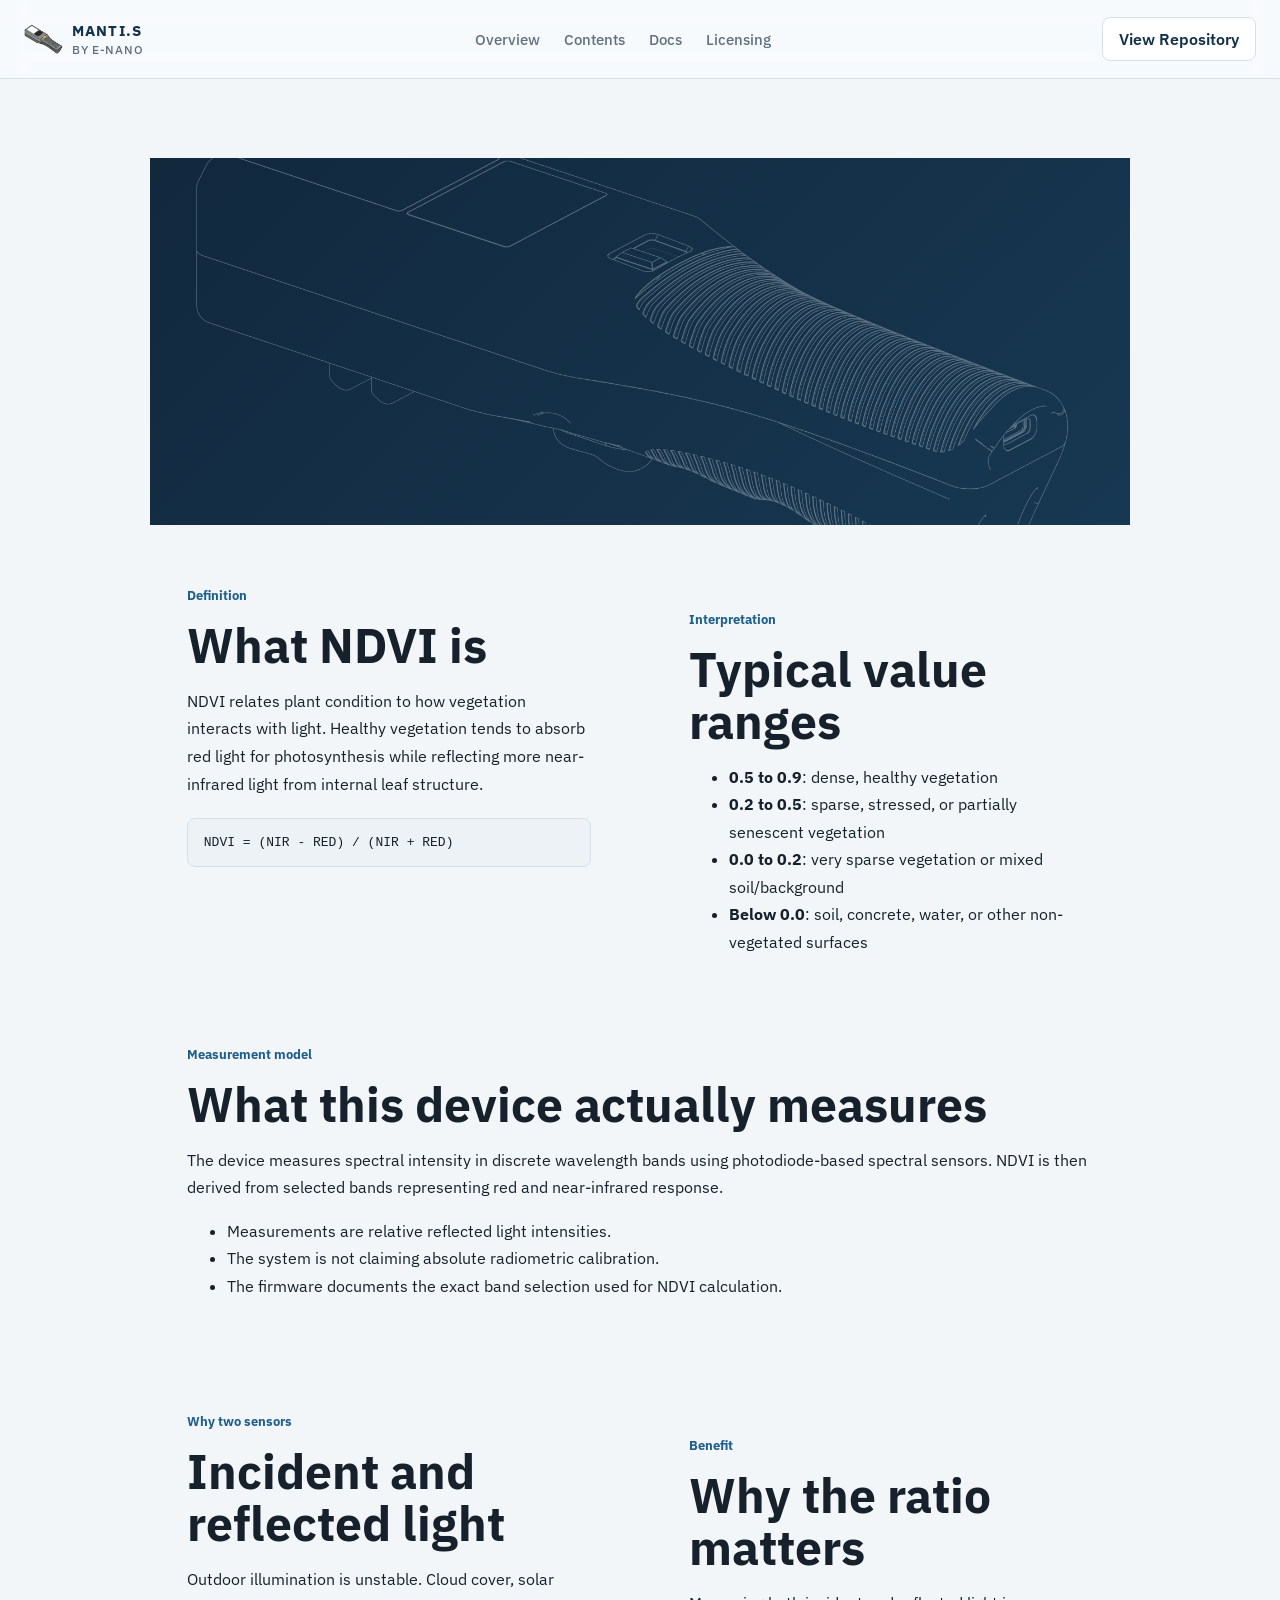
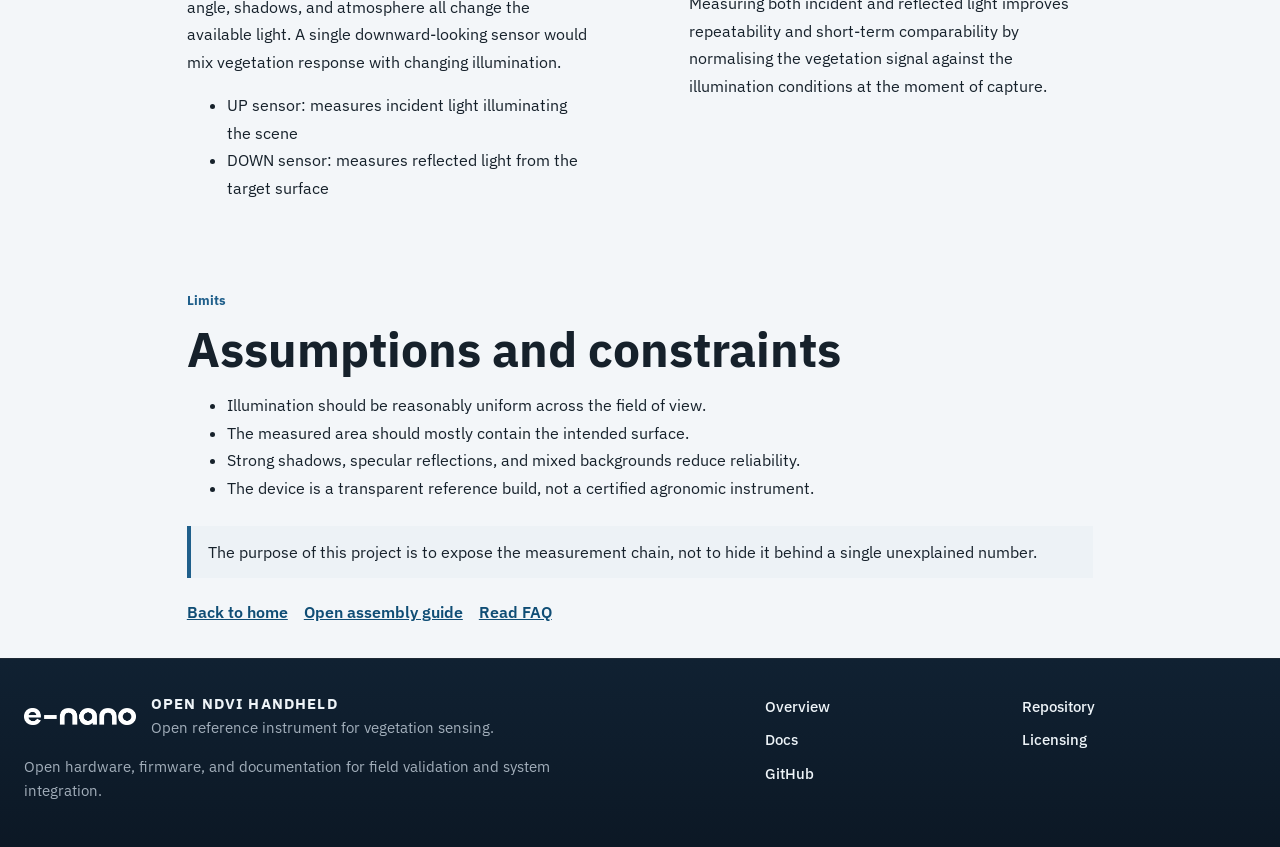
<file: docs/ndvi_theory.html>
<!DOCTYPE html>
<html lang="en">
  <head>
    <meta charset="UTF-8" />
    <meta name="viewport" content="width=device-width, initial-scale=1.0" />
    <title>NDVI Theory | Open NDVI Handheld</title>
    <meta
      name="description"
      content="Explanation of NDVI measurement principles for the Open NDVI Handheld."
    />
    <link rel="preconnect" href="https://fonts.googleapis.com" />
    <link rel="preconnect" href="https://fonts.gstatic.com" crossorigin />
    <link
      href="https://fonts.googleapis.com/css2?family=IBM+Plex+Sans:wght@400;500;600;700&display=swap"
      rel="stylesheet"
    />
    <link rel="stylesheet" href="../styles.css" />
  </head>
  <body>
    <header class="site-header">
      <div class="nav-shell">
        <a href="../index.html#top" class="brand-mark" aria-label="Open NDVI home">
          <img
            src="../assets/branding/layer1.png"
            alt=""
            class="brand-device"
          />
          <span class="brand-copy">
            <strong>MANTI.S</strong>
            <span>by e-nano</span>
          </span>
        </a>
        <nav class="site-nav" aria-label="Primary">
          <a href="../index.html#overview">Overview</a>
          <a href="../index.html#repository">Contents</a>
          <a href="../index.html#docs">Docs</a>
          <a href="../index.html#licensing">Licensing</a>
        </nav>
        <a href="https://github.com/e-nano/open-ndvi-handheld" class="nav-cta">View Repository</a>
      </div>
    </header>
    <main class="page page-doc">
      <section class="hero doc-hero">
        <p class="eyebrow">Measurement Principles</p>
        <h1>NDVI Theory</h1>
        <p class="doc-summary">
          NDVI is not measured directly. It is computed from red and near-infrared
          reflectance behaviour, with this device using a dual-sensor design to
          improve interpretation under changing outdoor light.
        </p>
        <div class="doc-meta">
          <span class="meta-pill">RED and NIR band logic</span>
          <span class="meta-pill">Incident light normalisation</span>
          <span class="meta-pill">Reference instrument framing</span>
        </div>
      </section>

      <section class="doc-grid">
        <article class="panel doc-panel">
          <p class="doc-kicker">Definition</p>
          <h2>What NDVI is</h2>
          <p>
            NDVI relates plant condition to how vegetation interacts with light.
            Healthy vegetation tends to absorb red light for photosynthesis while
            reflecting more near-infrared light from internal leaf structure.
          </p>
          <pre class="doc-code"><code>NDVI = (NIR - RED) / (NIR + RED)</code></pre>
        </article>
        <article class="panel doc-panel panel-accent">
          <p class="doc-kicker">Interpretation</p>
          <h2>Typical value ranges</h2>
          <ul class="card-list">
            <li><strong>0.5 to 0.9</strong>: dense, healthy vegetation</li>
            <li><strong>0.2 to 0.5</strong>: sparse, stressed, or partially senescent vegetation</li>
            <li><strong>0.0 to 0.2</strong>: very sparse vegetation or mixed soil/background</li>
            <li><strong>Below 0.0</strong>: soil, concrete, water, or other non-vegetated surfaces</li>
          </ul>
        </article>
      </section>

      <section class="panel doc-panel">
        <p class="doc-kicker">Measurement model</p>
        <h2>What this device actually measures</h2>
        <p>
          The device measures spectral intensity in discrete wavelength bands using
          photodiode-based spectral sensors. NDVI is then derived from selected
          bands representing red and near-infrared response.
        </p>
        <ul>
          <li>Measurements are relative reflected light intensities.</li>
          <li>The system is not claiming absolute radiometric calibration.</li>
          <li>The firmware documents the exact band selection used for NDVI calculation.</li>
        </ul>
      </section>

      <section class="doc-grid">
        <article class="panel doc-panel">
          <p class="doc-kicker">Why two sensors</p>
          <h2>Incident and reflected light</h2>
          <p>
            Outdoor illumination is unstable. Cloud cover, solar angle, shadows, and
            atmosphere all change the available light. A single downward-looking
            sensor would mix vegetation response with changing illumination.
          </p>
          <ul>
            <li>UP sensor: measures incident light illuminating the scene</li>
            <li>DOWN sensor: measures reflected light from the target surface</li>
          </ul>
        </article>
        <article class="panel doc-panel">
          <p class="doc-kicker">Benefit</p>
          <h2>Why the ratio matters</h2>
          <p>
            Measuring both incident and reflected light improves repeatability and
            short-term comparability by normalising the vegetation signal against the
            illumination conditions at the moment of capture.
          </p>
        </article>
      </section>

      <section class="panel doc-panel">
        <p class="doc-kicker">Limits</p>
        <h2>Assumptions and constraints</h2>
        <ul>
          <li>Illumination should be reasonably uniform across the field of view.</li>
          <li>The measured area should mostly contain the intended surface.</li>
          <li>Strong shadows, specular reflections, and mixed backgrounds reduce reliability.</li>
          <li>The device is a transparent reference build, not a certified agronomic instrument.</li>
        </ul>
        <div class="doc-notice">
          The purpose of this project is to expose the measurement chain, not to
          hide it behind a single unexplained number.
        </div>
        <div class="doc-nav">
          <a href="../index.html">Back to home</a>
          <a href="./assembly_guide.html">Open assembly guide</a>
          <a href="./faq.html">Read FAQ</a>
        </div>
      </section>
    </main>
    <footer class="site-footer">
      <div class="footer-shell">
        <div class="footer-brand-block">
          <a href="../index.html" class="footer-brand" aria-label="Open NDVI home">
            <img
              src="../assets/branding/e-nano-logo.png"
              alt="e-nano"
              class="footer-logo"
            />
            <span class="footer-brand-copy">
              <strong>Open NDVI Handheld</strong>
              <span>Open reference instrument for vegetation sensing.</span>
            </span>
          </a>
          <p class="footer-note">
            Open hardware, firmware, and documentation for field validation and system integration.
          </p>
        </div>
        <div class="footer-directory" aria-label="Footer navigation">
          <a href="../index.html#overview">Overview</a>
          <a href="../index.html#repository">Repository</a>
          <a href="../index.html#docs">Docs</a>
          <a href="../index.html#licensing">Licensing</a>
          <a href="https://github.com/e-nano/open-ndvi-handheld">GitHub</a>
        </div>
      </div>
    </footer>
  </body>
</html>
</file>
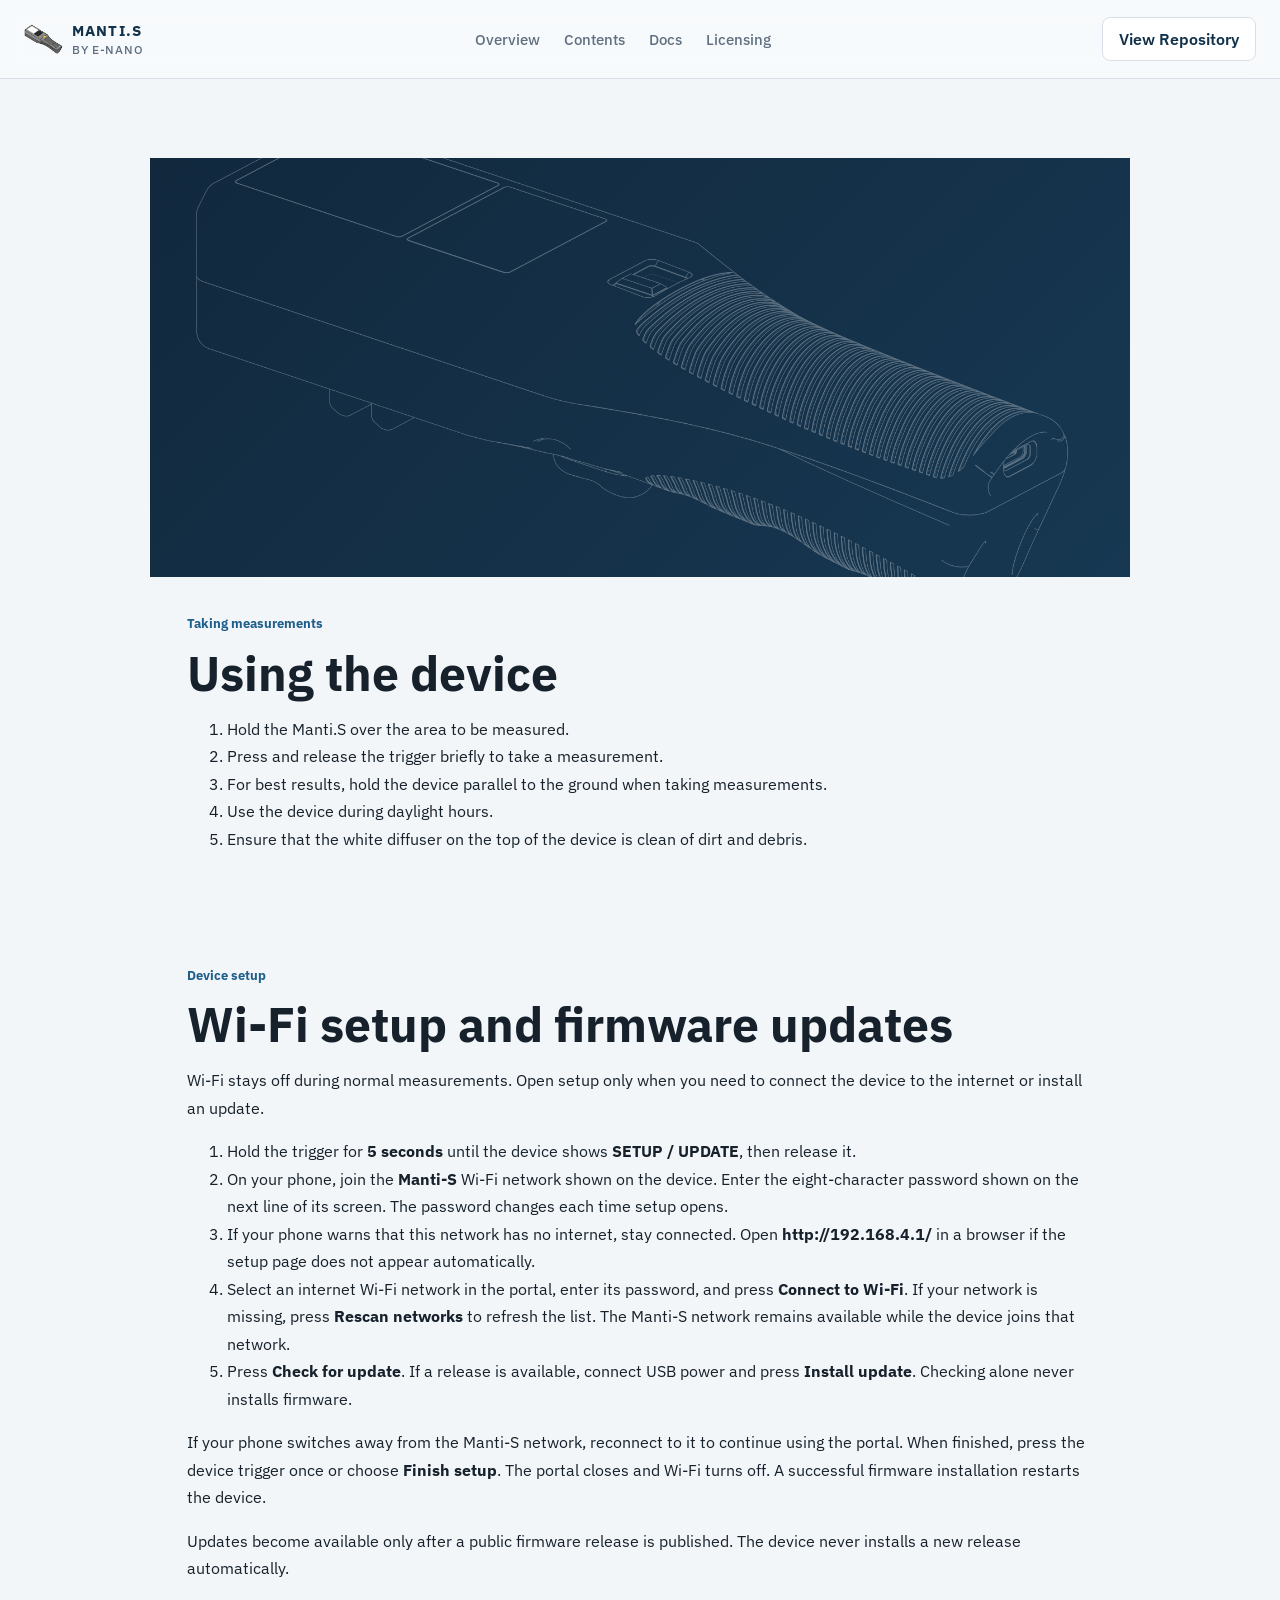
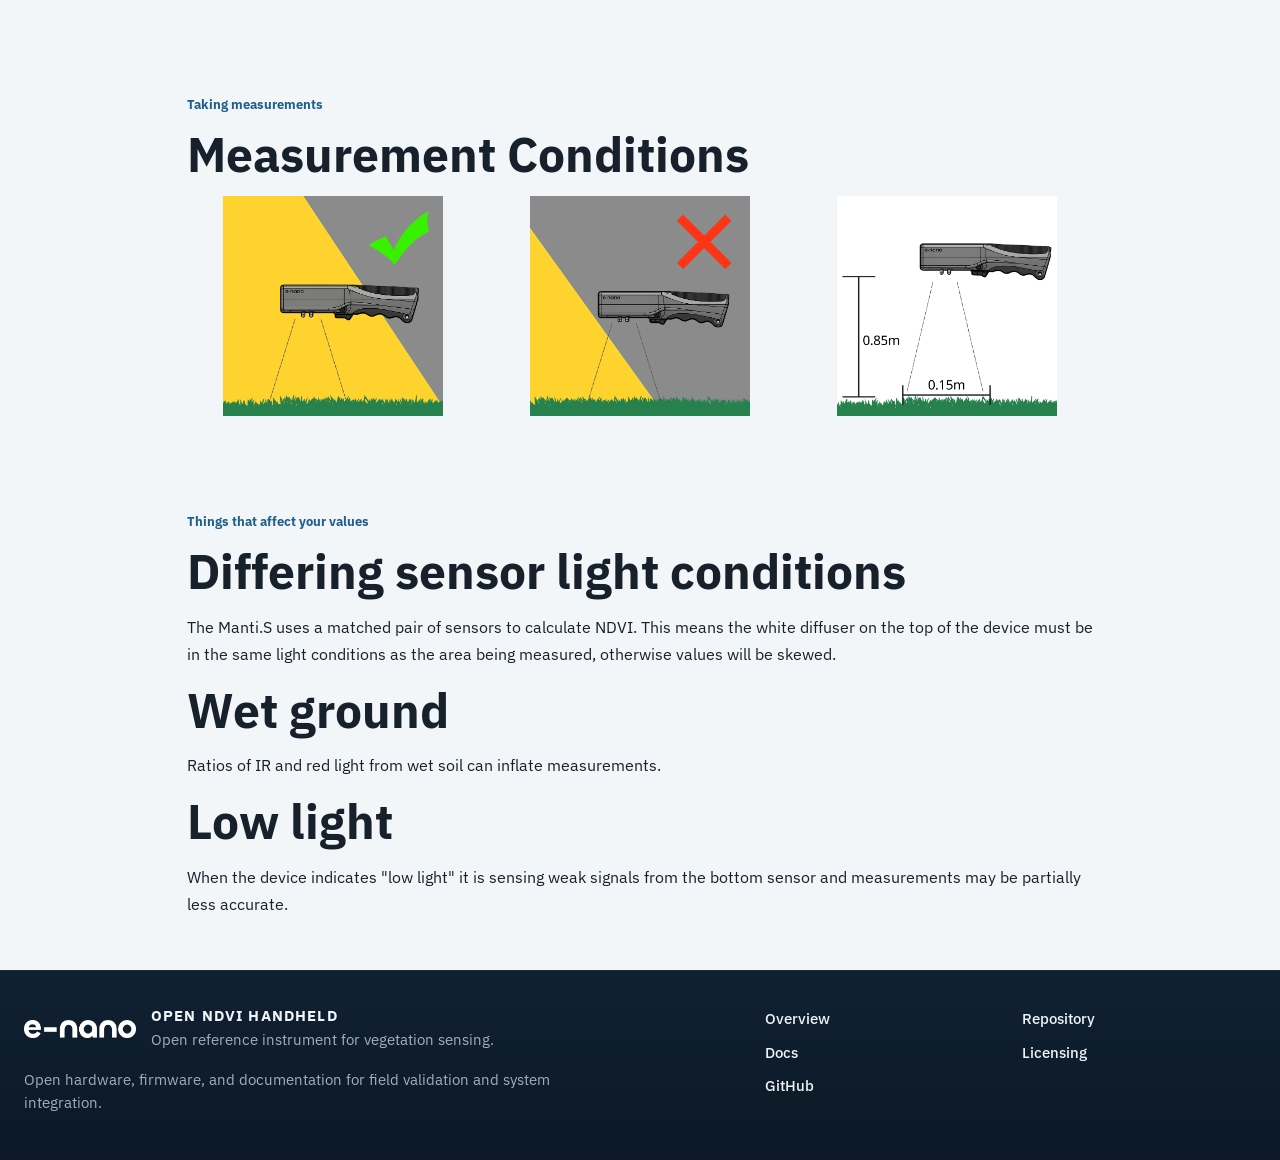
<file: docs/quick_start_guide.html>
<!DOCTYPE html>
<html lang="en">
  <head>
    <meta charset="UTF-8" />
    <meta name="viewport" content="width=device-width, initial-scale=1.0" />
    <title>Manti.S Quickstart Guide | Open NDVI Handheld</title>
    <meta
      name="description"
      content="Quick start guide for the MANTI-S portable NDVI sensor."
    />
    <link rel="preconnect" href="https://fonts.googleapis.com" />
    <link rel="preconnect" href="https://fonts.gstatic.com" crossorigin />
    <link
      href="https://fonts.googleapis.com/css2?family=IBM+Plex+Sans:wght@400;500;600;700&display=swap"
      rel="stylesheet"
    />
    <link rel="stylesheet" href="../styles.css" />
  </head>
  <body>
    <header class="site-header">
      <div class="nav-shell">
        <a href="../index.html#top" class="brand-mark" aria-label="Open NDVI home">
          <img
            src="../assets/branding/layer1.png"
            alt=""
            class="brand-device"
          />
          <span class="brand-copy">
            <strong>MANTI.S</strong>
            <span>by e-nano</span>
          </span>
        </a>
        <nav class="site-nav" aria-label="Primary">
          <a href="../index.html#overview">Overview</a>
          <a href="../index.html#repository">Contents</a>
          <a href="../index.html#docs">Docs</a>
          <a href="../index.html#licensing">Licensing</a>
        </nav>
        <a href="https://github.com/e-nano/open-ndvi-handheld" class="nav-cta">View Repository</a>
      </div>
    </header>
    <main class="page page-doc">
      <section class="hero doc-hero">
        <p class="eyebrow">User Guide</p>
        <h1>Manti.S Quickstart Guide</h1>
        <p class="doc-summary">
          The MANTI-S estimates NDVI from red and near-infrared sensor readings,
          using the characterised transmission of its top diffuser.
        </p>
        <div class="doc-meta">
          <span class="meta-pill">Portable NDVI sensor</span>
          <span class="meta-pill">Raw + diffuser NDVI</span>
          <span class="meta-pill">Field-use handling guide</span>
        </div>
      </section>

      <section class="panel doc-panel">
        <p class="doc-kicker">Taking measurements</p>
        <h2>Using the device</h2>
        <ol>
          <li>Hold the Manti.S over the area to be measured.</li>
          <li>Press and release the trigger briefly to take a measurement.</li>
          <li>For best results, hold the device parallel to the ground when taking measurements.</li>
          <li>Use the device during daylight hours.</li>
          <li>Ensure that the white diffuser on the top of the device is clean of dirt and debris.</li>
        </ol>
      </section>

      <section class="panel doc-panel" id="wifi-updates">
        <p class="doc-kicker">Device setup</p>
        <h2>Wi-Fi setup and firmware updates</h2>
        <p>
          Wi-Fi stays off during normal measurements. Open setup only when you
          need to connect the device to the internet or install an update.
        </p>
        <ol>
          <li>Hold the trigger for <strong>5 seconds</strong> until the device shows <strong>SETUP / UPDATE</strong>, then release it.</li>
          <li>On your phone, join the <strong>Manti-S</strong> Wi-Fi network shown on the device. Enter the eight-character password shown on the next line of its screen. The password changes each time setup opens.</li>
          <li>If your phone warns that this network has no internet, stay connected. Open <strong>http://192.168.4.1/</strong> in a browser if the setup page does not appear automatically.</li>
          <li>Select an internet Wi-Fi network in the portal, enter its password, and press <strong>Connect to Wi-Fi</strong>. If your network is missing, press <strong>Rescan networks</strong> to refresh the list. The Manti-S network remains available while the device joins that network.</li>
          <li>Press <strong>Check for update</strong>. If a release is available, connect USB power and press <strong>Install update</strong>. Checking alone never installs firmware.</li>
        </ol>
        <p>
          If your phone switches away from the Manti-S network, reconnect to it
          to continue using the portal. When finished, press the device trigger
          once or choose <strong>Finish setup</strong>. The portal closes and Wi-Fi
          turns off. A successful firmware installation restarts the device.
        </p>
        <p>
          Updates become available only after a public firmware release is
          published. The device never installs a new release automatically.
        </p>
      </section>

      <section class="panel doc-panel">
        <p class="doc-kicker">Taking measurements</p>
        <h2>Measurement Conditions</h2>
        <div class="quickstart-gallery">
          <figure>
            <img
              src="../assets/quickstart/light-good.png"
              alt="Correct MANTI-S positioning over grass with a green check mark."
            />
          </figure>
          <figure>
            <img
              src="../assets/quickstart/light-bad.png"
              alt="Incorrect MANTI-S positioning with the device tilted and a red X."
            />
          </figure>
          <figure>
            <img
              src="../assets/quickstart/dimensions.png"
              alt="MANTI-S shown above grass with a suggested measurement height of 0.85m and footprint width of 0.15m."
            />
          </figure>
        </div>
      </section>

      <section class="panel doc-panel panel-accent">
        <p class="doc-kicker">Things that affect your values</p>
        <h2>Differing sensor light conditions</h2>
        <p>
          The Manti.S uses a matched pair of sensors to calculate NDVI. This
          means the white diffuser on the top of the device must be in the same
          light conditions as the area being measured, otherwise values will be
          skewed.
        </p>
        <h2>Wet ground</h2>
        <p>
          Ratios of IR and red light from wet soil can inflate measurements.
        </p>
        <h2>Low light</h2>
        <p>
          When the device indicates "low light" it is sensing weak signals from
          the bottom sensor and measurements may be partially less accurate.
        </p>
      </section>

    </main>
    <footer class="site-footer">
      <div class="footer-shell">
        <div class="footer-brand-block">
          <a href="../index.html" class="footer-brand" aria-label="Open NDVI home">
            <img
              src="../assets/branding/e-nano-logo.png"
              alt="e-nano"
              class="footer-logo"
            />
            <span class="footer-brand-copy">
              <strong>Open NDVI Handheld</strong>
              <span>Open reference instrument for vegetation sensing.</span>
            </span>
          </a>
          <p class="footer-note">
            Open hardware, firmware, and documentation for field validation and system integration.
          </p>
        </div>
        <div class="footer-directory" aria-label="Footer navigation">
          <a href="../index.html#overview">Overview</a>
          <a href="../index.html#repository">Repository</a>
          <a href="../index.html#docs">Docs</a>
          <a href="../index.html#licensing">Licensing</a>
          <a href="https://github.com/e-nano/open-ndvi-handheld">GitHub</a>
        </div>
      </div>
    </footer>
  </body>
</html>
</file>
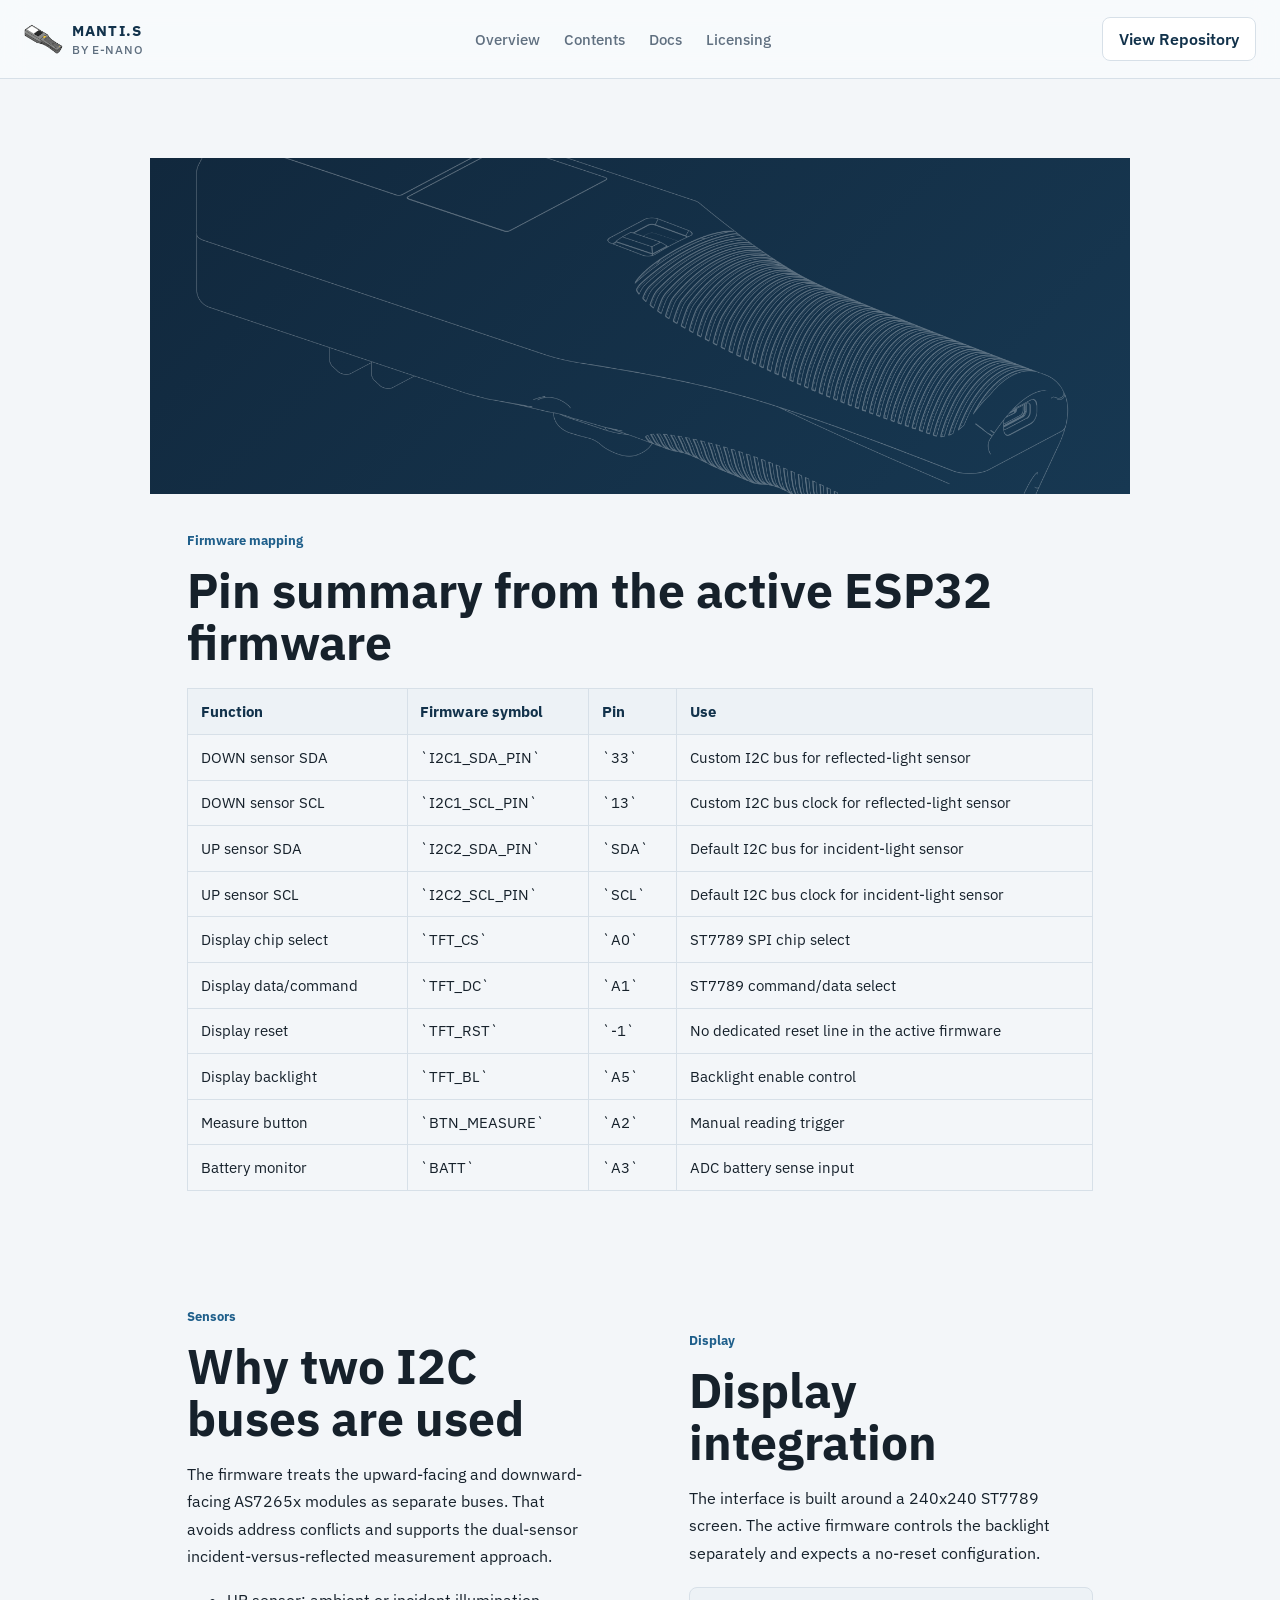
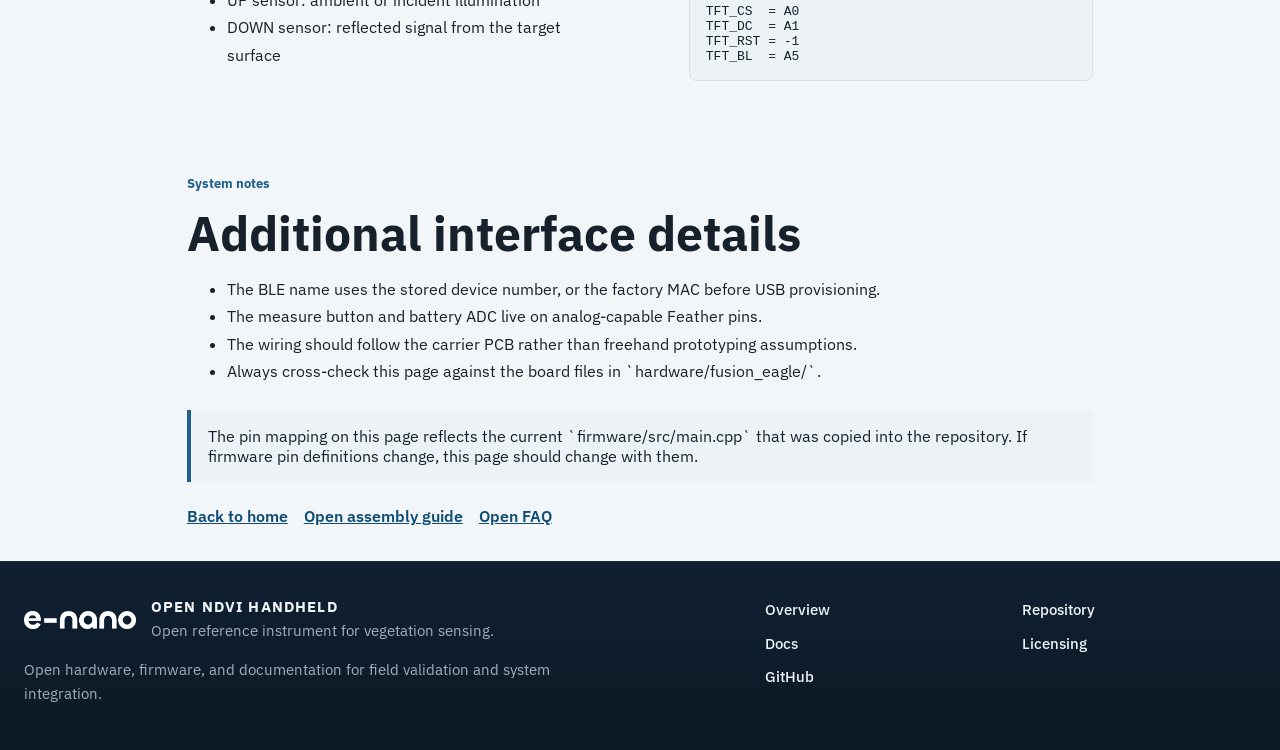
<file: docs/wiring_and_pinout.html>
<!DOCTYPE html>
<html lang="en">
  <head>
    <meta charset="UTF-8" />
    <meta name="viewport" content="width=device-width, initial-scale=1.0" />
    <title>Wiring and Pinout | Open NDVI Handheld</title>
    <meta
      name="description"
      content="Pin mapping and wiring summary for the Open NDVI Handheld."
    />
    <link rel="preconnect" href="https://fonts.googleapis.com" />
    <link rel="preconnect" href="https://fonts.gstatic.com" crossorigin />
    <link
      href="https://fonts.googleapis.com/css2?family=IBM+Plex+Sans:wght@400;500;600;700&display=swap"
      rel="stylesheet"
    />
    <link rel="stylesheet" href="../styles.css" />
  </head>
  <body>
    <header class="site-header">
      <div class="nav-shell">
        <a href="../index.html#top" class="brand-mark" aria-label="Open NDVI home">
          <img
            src="../assets/branding/layer1.png"
            alt=""
            class="brand-device"
          />
          <span class="brand-copy">
            <strong>MANTI.S</strong>
            <span>by e-nano</span>
          </span>
        </a>
        <nav class="site-nav" aria-label="Primary">
          <a href="../index.html#overview">Overview</a>
          <a href="../index.html#repository">Contents</a>
          <a href="../index.html#docs">Docs</a>
          <a href="../index.html#licensing">Licensing</a>
        </nav>
        <a href="https://github.com/e-nano/open-ndvi-handheld" class="nav-cta">View Repository</a>
      </div>
    </header>
    <main class="page page-doc">
      <section class="hero doc-hero">
        <p class="eyebrow">Electrical Reference</p>
        <h1>Wiring and Pinout</h1>
        <p class="doc-summary">
          The current firmware uses two I2C buses, one SPI display connection, a
          dedicated measure button, display backlight control, and battery sensing.
        </p>
        <div class="doc-meta">
          <span class="meta-pill">Dual I2C buses</span>
          <span class="meta-pill">SPI display interface</span>
          <span class="meta-pill">ESP32 Feather V2 target</span>
        </div>
      </section>

      <section class="panel doc-panel">
        <p class="doc-kicker">Firmware mapping</p>
        <h2>Pin summary from the active ESP32 firmware</h2>
        <div class="doc-table-wrap">
          <table class="doc-table">
            <thead>
              <tr>
                <th>Function</th>
                <th>Firmware symbol</th>
                <th>Pin</th>
                <th>Use</th>
              </tr>
            </thead>
            <tbody>
              <tr>
                <td>DOWN sensor SDA</td>
                <td>`I2C1_SDA_PIN`</td>
                <td>`33`</td>
                <td>Custom I2C bus for reflected-light sensor</td>
              </tr>
              <tr>
                <td>DOWN sensor SCL</td>
                <td>`I2C1_SCL_PIN`</td>
                <td>`13`</td>
                <td>Custom I2C bus clock for reflected-light sensor</td>
              </tr>
              <tr>
                <td>UP sensor SDA</td>
                <td>`I2C2_SDA_PIN`</td>
                <td>`SDA`</td>
                <td>Default I2C bus for incident-light sensor</td>
              </tr>
              <tr>
                <td>UP sensor SCL</td>
                <td>`I2C2_SCL_PIN`</td>
                <td>`SCL`</td>
                <td>Default I2C bus clock for incident-light sensor</td>
              </tr>
              <tr>
                <td>Display chip select</td>
                <td>`TFT_CS`</td>
                <td>`A0`</td>
                <td>ST7789 SPI chip select</td>
              </tr>
              <tr>
                <td>Display data/command</td>
                <td>`TFT_DC`</td>
                <td>`A1`</td>
                <td>ST7789 command/data select</td>
              </tr>
              <tr>
                <td>Display reset</td>
                <td>`TFT_RST`</td>
                <td>`-1`</td>
                <td>No dedicated reset line in the active firmware</td>
              </tr>
              <tr>
                <td>Display backlight</td>
                <td>`TFT_BL`</td>
                <td>`A5`</td>
                <td>Backlight enable control</td>
              </tr>
              <tr>
                <td>Measure button</td>
                <td>`BTN_MEASURE`</td>
                <td>`A2`</td>
                <td>Manual reading trigger</td>
              </tr>
              <tr>
                <td>Battery monitor</td>
                <td>`BATT`</td>
                <td>`A3`</td>
                <td>ADC battery sense input</td>
              </tr>
            </tbody>
          </table>
        </div>
      </section>

      <section class="doc-grid">
        <article class="panel doc-panel">
          <p class="doc-kicker">Sensors</p>
          <h2>Why two I2C buses are used</h2>
          <p>
            The firmware treats the upward-facing and downward-facing AS7265x
            modules as separate buses. That avoids address conflicts and supports the
            dual-sensor incident-versus-reflected measurement approach.
          </p>
          <ul>
            <li>UP sensor: ambient or incident illumination</li>
            <li>DOWN sensor: reflected signal from the target surface</li>
          </ul>
        </article>
        <article class="panel doc-panel panel-accent">
          <p class="doc-kicker">Display</p>
          <h2>Display integration</h2>
          <p>
            The interface is built around a 240x240 ST7789 screen. The active
            firmware controls the backlight separately and expects a no-reset
            configuration.
          </p>
          <pre class="doc-code"><code>TFT_CS  = A0
TFT_DC  = A1
TFT_RST = -1
TFT_BL  = A5</code></pre>
        </article>
      </section>

      <section class="panel doc-panel">
        <p class="doc-kicker">System notes</p>
        <h2>Additional interface details</h2>
        <ul>
          <li>The BLE name uses the stored device number, or the factory MAC before USB provisioning.</li>
          <li>The measure button and battery ADC live on analog-capable Feather pins.</li>
          <li>The wiring should follow the carrier PCB rather than freehand prototyping assumptions.</li>
          <li>Always cross-check this page against the board files in `hardware/fusion_eagle/`.</li>
        </ul>
        <div class="doc-notice">
          The pin mapping on this page reflects the current `firmware/src/main.cpp`
          that was copied into the repository. If firmware pin definitions change,
          this page should change with them.
        </div>
        <div class="doc-nav">
          <a href="../index.html">Back to home</a>
          <a href="./assembly_guide.html">Open assembly guide</a>
          <a href="./faq.html">Open FAQ</a>
        </div>
      </section>
    </main>
    <footer class="site-footer">
      <div class="footer-shell">
        <div class="footer-brand-block">
          <a href="../index.html" class="footer-brand" aria-label="Open NDVI home">
            <img
              src="../assets/branding/e-nano-logo.png"
              alt="e-nano"
              class="footer-logo"
            />
            <span class="footer-brand-copy">
              <strong>Open NDVI Handheld</strong>
              <span>Open reference instrument for vegetation sensing.</span>
            </span>
          </a>
          <p class="footer-note">
            Open hardware, firmware, and documentation for field validation and system integration.
          </p>
        </div>
        <div class="footer-directory" aria-label="Footer navigation">
          <a href="../index.html#overview">Overview</a>
          <a href="../index.html#repository">Repository</a>
          <a href="../index.html#docs">Docs</a>
          <a href="../index.html#licensing">Licensing</a>
          <a href="https://github.com/e-nano/open-ndvi-handheld">GitHub</a>
        </div>
      </div>
    </footer>
  </body>
</html>
</file>
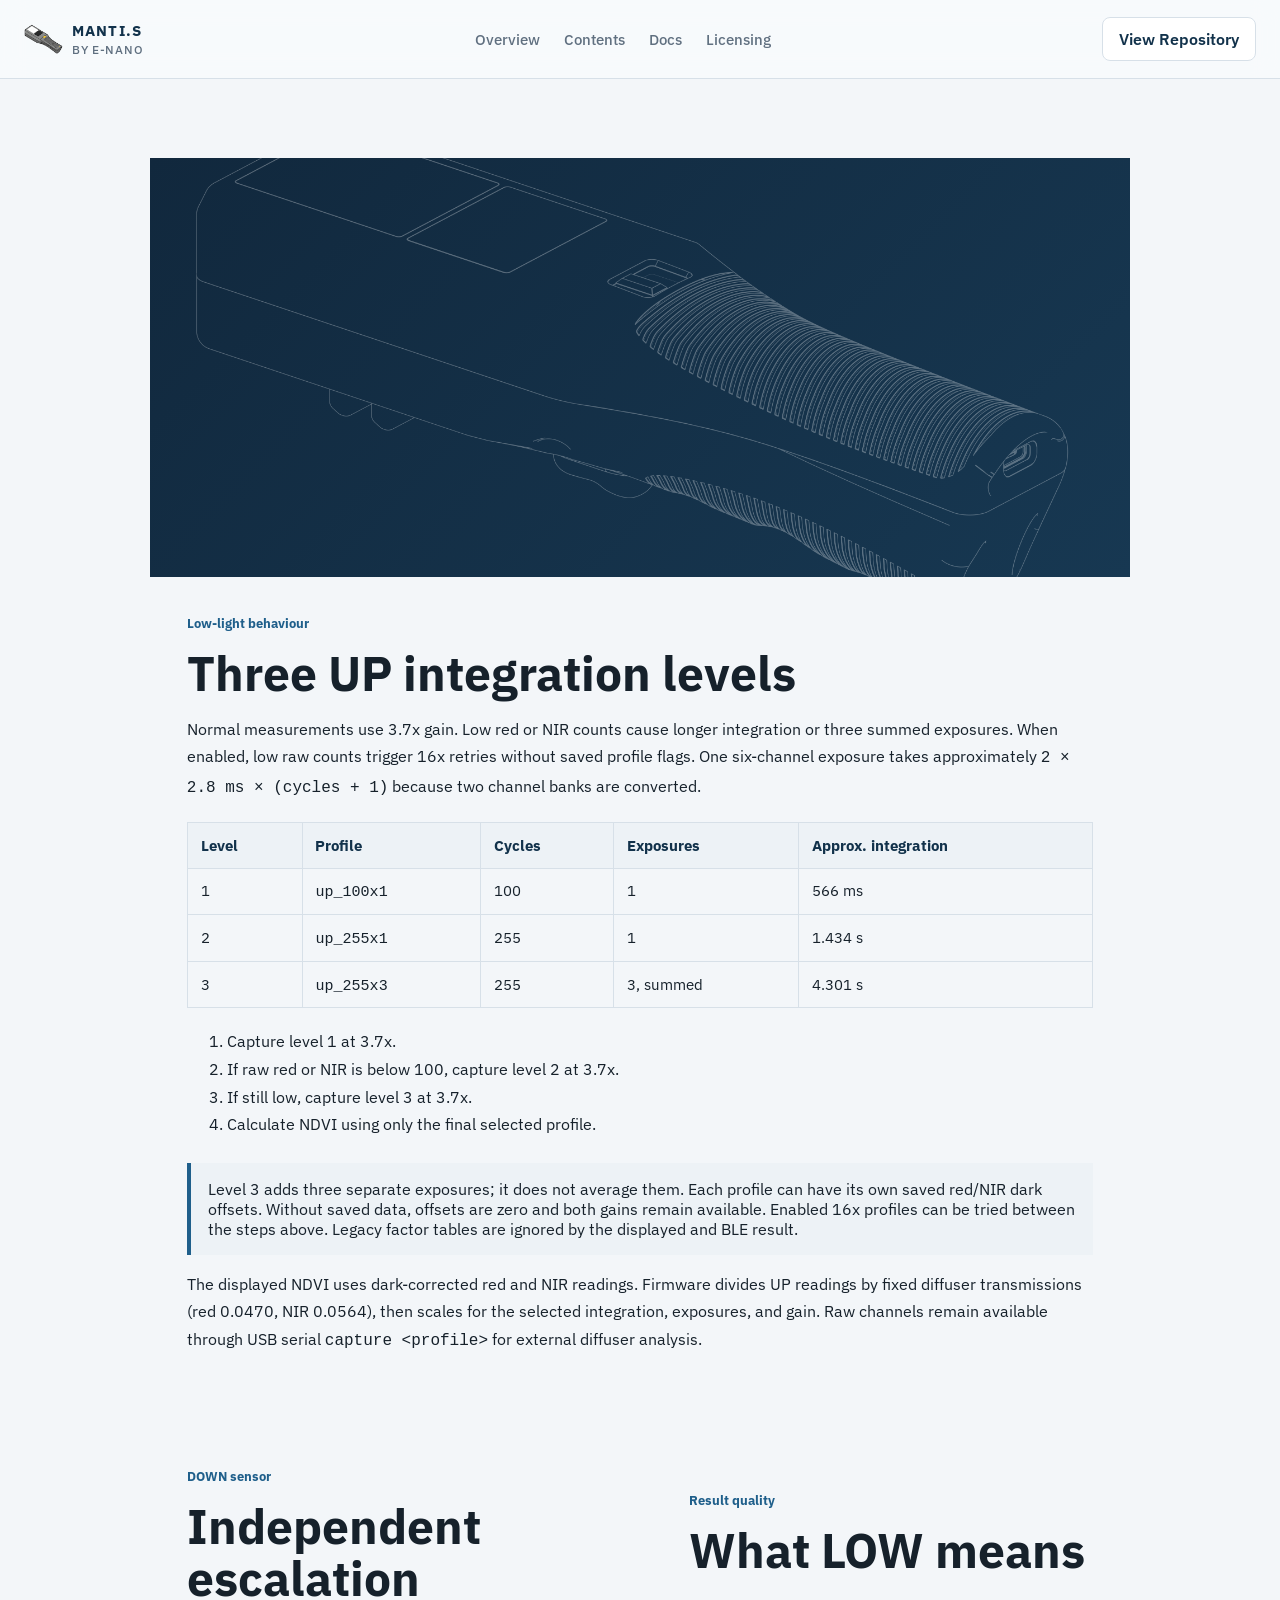
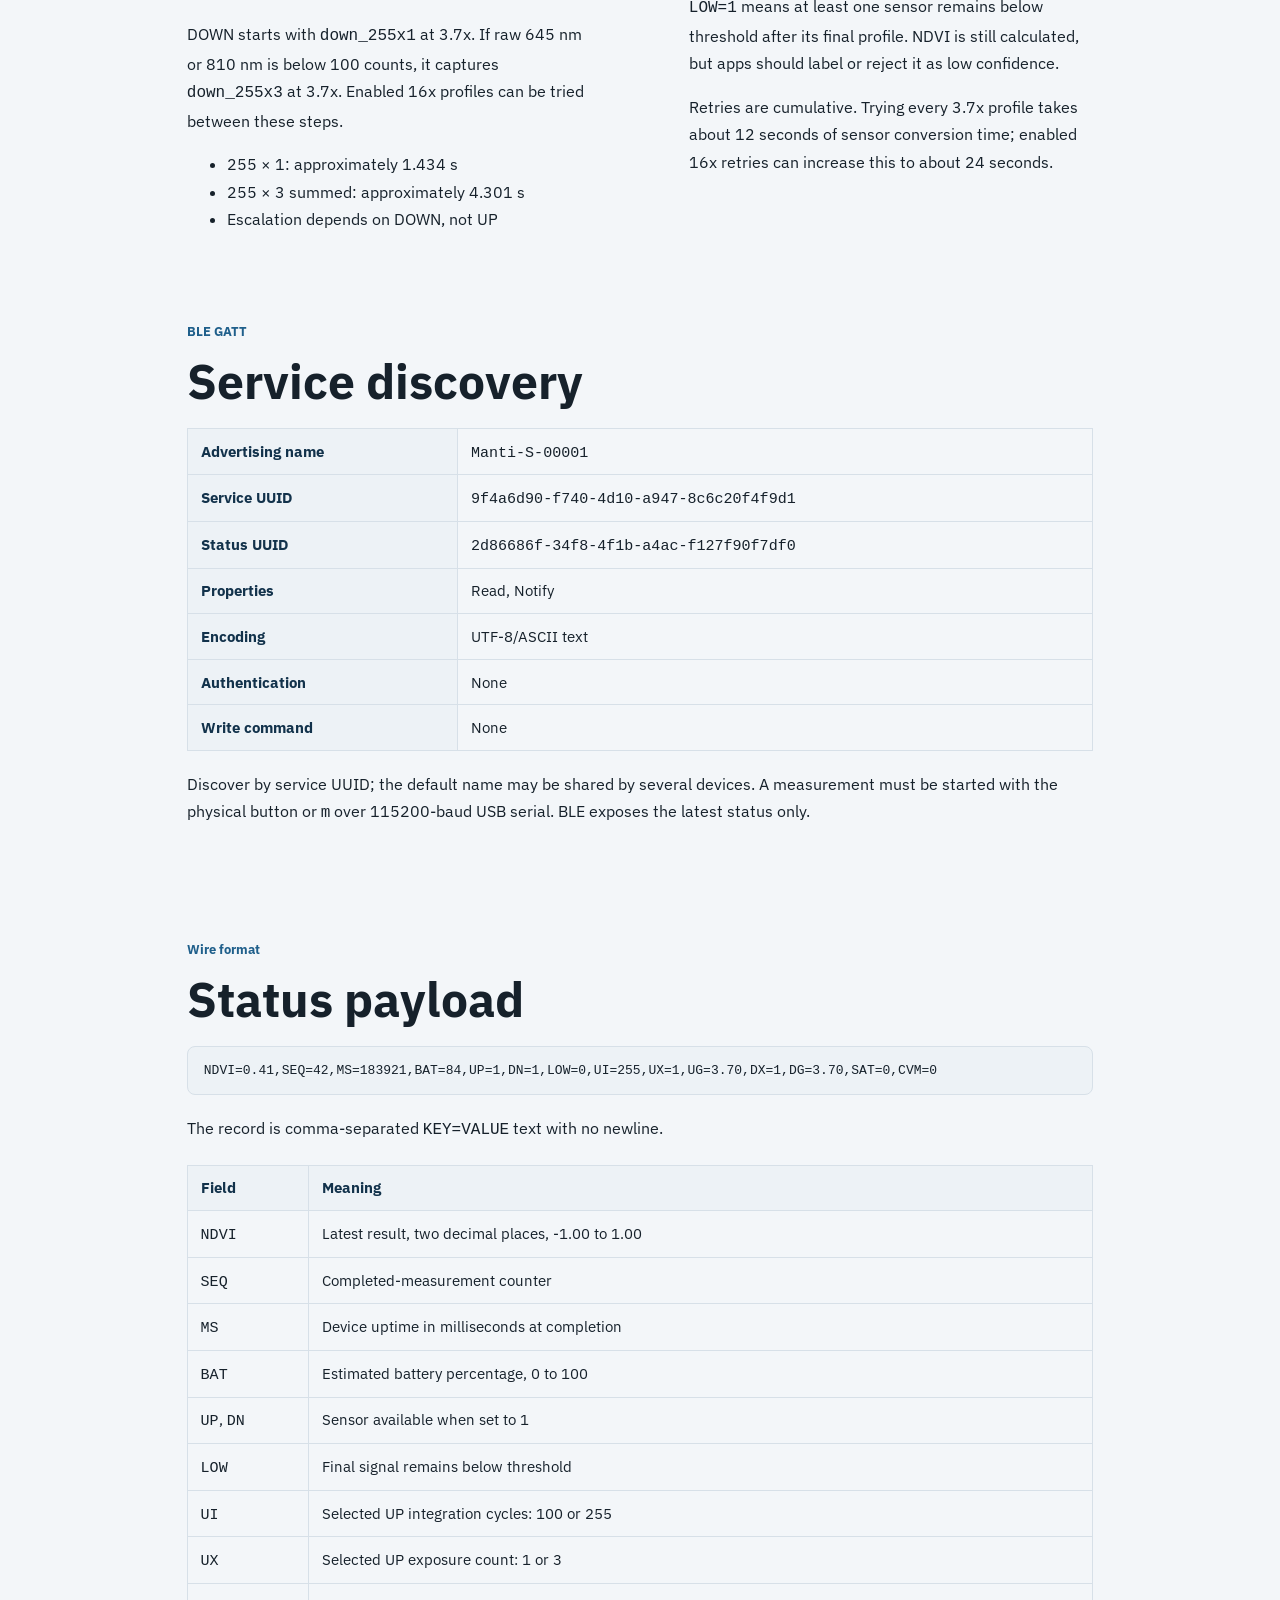
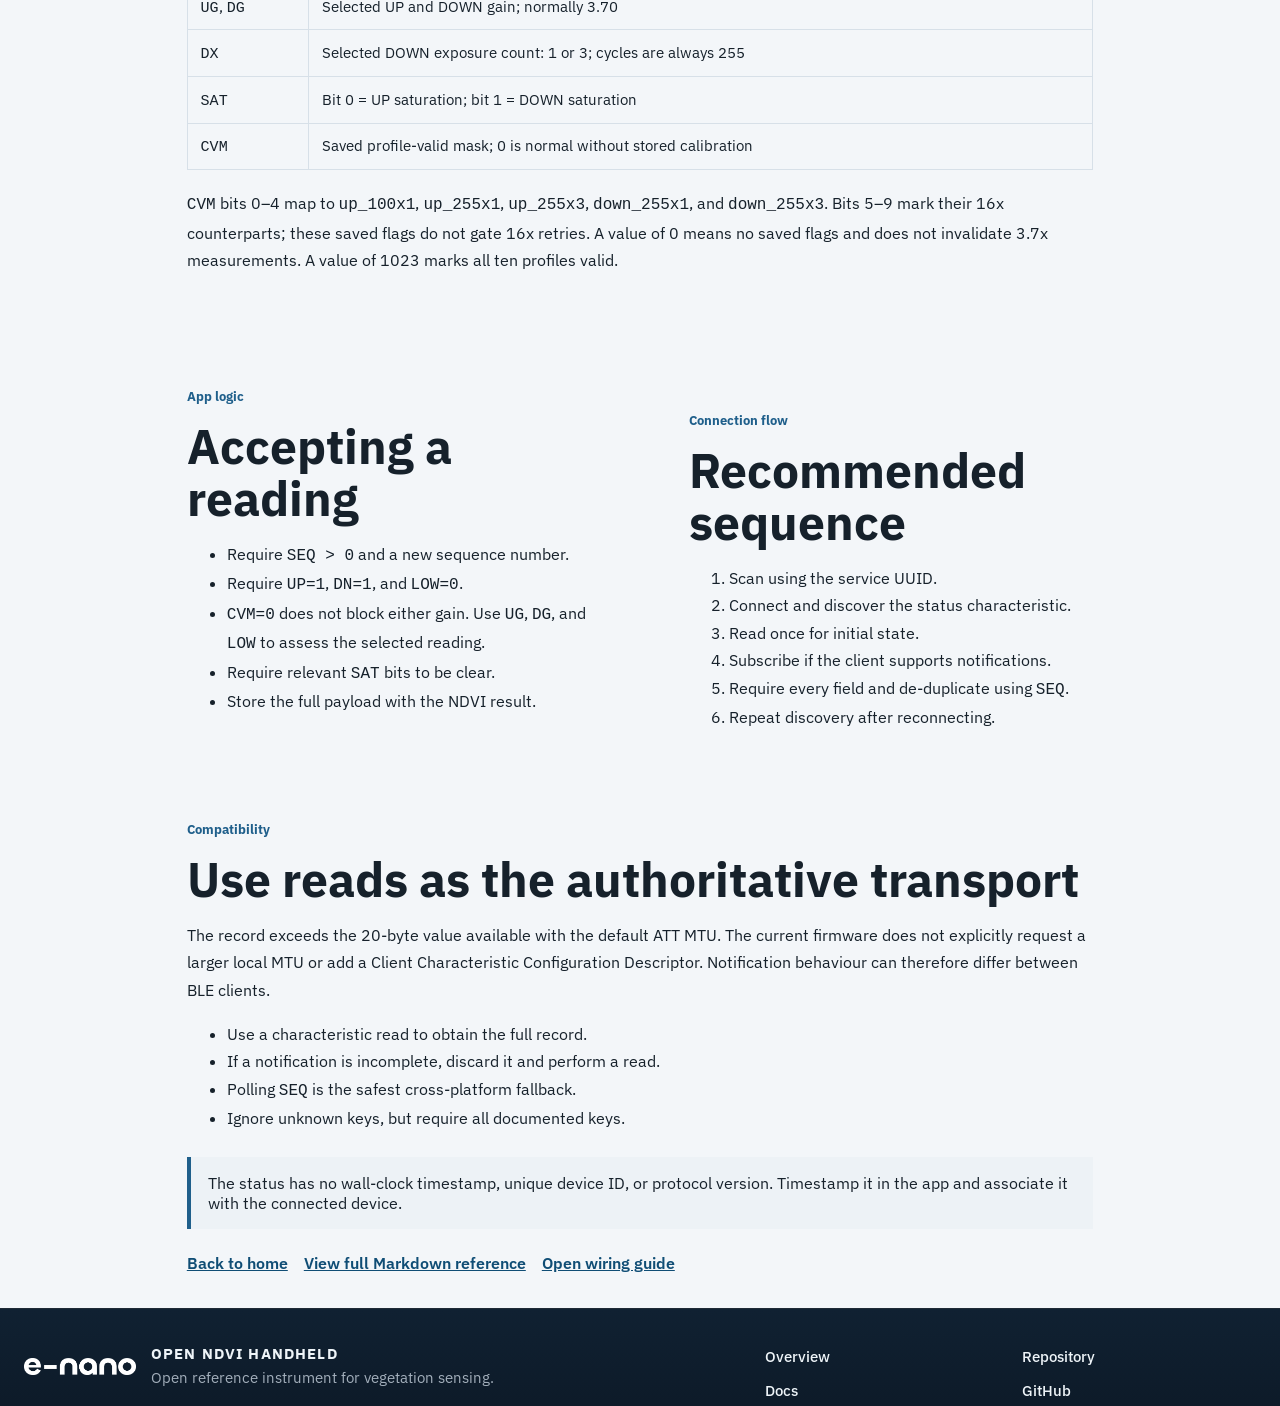
<file: web/docs/integration_and_ble.html>
<!DOCTYPE html>
<html lang="en">
  <head>
    <meta charset="UTF-8" />
    <meta name="viewport" content="width=device-width, initial-scale=1.0" />
    <title>Integration Time and BLE API | Open NDVI Handheld</title>
    <meta
      name="description"
      content="Low-light integration profiles and BLE app integration reference for the Open NDVI Handheld."
    />
    <link rel="preconnect" href="https://fonts.googleapis.com" />
    <link rel="preconnect" href="https://fonts.gstatic.com" crossorigin />
    <link
      href="https://fonts.googleapis.com/css2?family=IBM+Plex+Sans:wght@400;500;600;700&display=swap"
      rel="stylesheet"
    />
    <link rel="stylesheet" href="../styles.css" />
  </head>
  <body>
    <header class="site-header">
      <div class="nav-shell">
        <a href="../index.html#top" class="brand-mark" aria-label="Open NDVI home">
          <img src="../assets/branding/layer1.png" alt="" class="brand-device" />
          <span class="brand-copy"><strong>MANTI.S</strong><span>by e-nano</span></span>
        </a>
        <nav class="site-nav" aria-label="Primary">
          <a href="../index.html#overview">Overview</a>
          <a href="../index.html#repository">Contents</a>
          <a href="../index.html#docs">Docs</a>
          <a href="../index.html#licensing">Licensing</a>
        </nav>
        <a href="https://github.com/e-nano/open-ndvi-handheld" class="nav-cta">View Repository</a>
      </div>
    </header>

    <main class="page page-doc">
      <section class="hero doc-hero">
        <p class="eyebrow">Developer reference</p>
        <h1>Integration Time and BLE API</h1>
        <p class="doc-summary">
          How the active firmware adapts to low light, and how an external app
          can read and validate its BLE status record.
        </p>
        <div class="doc-meta">
          <span class="meta-pill">Three UP light levels</span>
          <span class="meta-pill">Read and notify</span>
          <span class="meta-pill">Text payload</span>
        </div>
      </section>

      <section class="panel doc-panel">
        <p class="doc-kicker">Low-light behaviour</p>
        <h2>Three UP integration levels</h2>
        <p>
          Normal measurements use 3.7x gain. Low red or NIR counts cause longer
          integration or three summed exposures. When enabled, low raw counts
          trigger 16x retries without saved profile flags. One six-channel exposure takes approximately
          <code>2 × 2.8 ms × (cycles + 1)</code> because two channel banks are converted.
        </p>
        <div class="doc-table-wrap">
          <table class="doc-table">
            <thead>
              <tr><th>Level</th><th>Profile</th><th>Cycles</th><th>Exposures</th><th>Approx. integration</th></tr>
            </thead>
            <tbody>
              <tr><td>1</td><td><code>up_100x1</code></td><td>100</td><td>1</td><td>566 ms</td></tr>
              <tr><td>2</td><td><code>up_255x1</code></td><td>255</td><td>1</td><td>1.434 s</td></tr>
              <tr><td>3</td><td><code>up_255x3</code></td><td>255</td><td>3, summed</td><td>4.301 s</td></tr>
            </tbody>
          </table>
        </div>
        <ol>
          <li>Capture level 1 at 3.7x.</li>
          <li>If raw red or NIR is below 100, capture level 2 at 3.7x.</li>
          <li>If still low, capture level 3 at 3.7x.</li>
          <li>Calculate NDVI using only the final selected profile.</li>
        </ol>
        <div class="doc-notice">
          Level 3 adds three separate exposures; it does not average them. Each
          profile can have its own saved red/NIR dark offsets. Without saved
          data, offsets are zero and both gains remain available. Enabled
          16x profiles can be tried between the steps above. Legacy factor
          tables are ignored by the displayed and BLE result.
        </div>
        <p>
          The displayed NDVI uses dark-corrected red and NIR readings. Firmware
          divides UP readings by fixed diffuser transmissions (red 0.0470,
          NIR 0.0564), then scales for the selected integration, exposures,
          and gain. Raw channels remain available through USB serial
          <code>capture &lt;profile&gt;</code> for external diffuser analysis.
        </p>
      </section>

      <section class="doc-grid">
        <article class="panel doc-panel">
          <p class="doc-kicker">DOWN sensor</p>
          <h2>Independent escalation</h2>
          <p>
            DOWN starts with <code>down_255x1</code> at 3.7x. If raw 645 nm or
            810 nm is below 100 counts, it captures <code>down_255x3</code>
            at 3.7x. Enabled 16x profiles can be tried between these steps.
          </p>
          <ul>
            <li>255 × 1: approximately 1.434 s</li>
            <li>255 × 3 summed: approximately 4.301 s</li>
            <li>Escalation depends on DOWN, not UP</li>
          </ul>
        </article>
        <article class="panel doc-panel panel-accent">
          <p class="doc-kicker">Result quality</p>
          <h2>What LOW means</h2>
          <p>
            <code>LOW=1</code> means at least one sensor remains below threshold
            after its final profile. NDVI is still calculated, but apps should
            label or reject it as low confidence.
          </p>
          <p>
            Retries are cumulative. Trying every 3.7x profile takes about
            12 seconds of sensor conversion time; enabled 16x retries can
            increase this to about 24 seconds.
          </p>
        </article>
      </section>

      <section class="panel doc-panel">
        <p class="doc-kicker">BLE GATT</p>
        <h2>Service discovery</h2>
        <div class="doc-table-wrap">
          <table class="doc-table">
            <tbody>
              <tr><th>Advertising name</th><td><code>Manti-S-00001</code></td></tr>
              <tr><th>Service UUID</th><td><code>9f4a6d90-f740-4d10-a947-8c6c20f4f9d1</code></td></tr>
              <tr><th>Status UUID</th><td><code>2d86686f-34f8-4f1b-a4ac-f127f90f7df0</code></td></tr>
              <tr><th>Properties</th><td>Read, Notify</td></tr>
              <tr><th>Encoding</th><td>UTF-8/ASCII text</td></tr>
              <tr><th>Authentication</th><td>None</td></tr>
              <tr><th>Write command</th><td>None</td></tr>
            </tbody>
          </table>
        </div>
        <p>
          Discover by service UUID; the default name may be shared by several
          devices. A measurement must be started with the physical button or
          <code>m</code> over 115200-baud USB serial. BLE exposes the latest status only.
        </p>
      </section>

      <section class="panel doc-panel">
        <p class="doc-kicker">Wire format</p>
        <h2>Status payload</h2>
        <pre class="doc-code"><code>NDVI=0.41,SEQ=42,MS=183921,BAT=84,UP=1,DN=1,LOW=0,UI=255,UX=1,UG=3.70,DX=1,DG=3.70,SAT=0,CVM=0</code></pre>
        <p>The record is comma-separated <code>KEY=VALUE</code> text with no newline.</p>
        <div class="doc-table-wrap">
          <table class="doc-table">
            <thead><tr><th>Field</th><th>Meaning</th></tr></thead>
            <tbody>
              <tr><td><code>NDVI</code></td><td>Latest result, two decimal places, -1.00 to 1.00</td></tr>
              <tr><td><code>SEQ</code></td><td>Completed-measurement counter</td></tr>
              <tr><td><code>MS</code></td><td>Device uptime in milliseconds at completion</td></tr>
              <tr><td><code>BAT</code></td><td>Estimated battery percentage, 0 to 100</td></tr>
              <tr><td><code>UP</code>, <code>DN</code></td><td>Sensor available when set to 1</td></tr>
              <tr><td><code>LOW</code></td><td>Final signal remains below threshold</td></tr>
              <tr><td><code>UI</code></td><td>Selected UP integration cycles: 100 or 255</td></tr>
              <tr><td><code>UX</code></td><td>Selected UP exposure count: 1 or 3</td></tr>
              <tr><td><code>UG</code>, <code>DG</code></td><td>Selected UP and DOWN gain; normally 3.70</td></tr>
              <tr><td><code>DX</code></td><td>Selected DOWN exposure count: 1 or 3; cycles are always 255</td></tr>
              <tr><td><code>SAT</code></td><td>Bit 0 = UP saturation; bit 1 = DOWN saturation</td></tr>
              <tr><td><code>CVM</code></td><td>Saved profile-valid mask; 0 is normal without stored calibration</td></tr>
            </tbody>
          </table>
        </div>
        <p>
          <code>CVM</code> bits 0–4 map to <code>up_100x1</code>,
          <code>up_255x1</code>, <code>up_255x3</code>, <code>down_255x1</code>,
          and <code>down_255x3</code>. Bits 5–9 mark their 16x counterparts;
          these saved flags do not gate 16x retries.
          A value of 0 means no saved flags and does not invalidate 3.7x
          measurements. A value of 1023 marks all ten profiles valid.
        </p>
      </section>

      <section class="doc-grid">
        <article class="panel doc-panel">
          <p class="doc-kicker">App logic</p>
          <h2>Accepting a reading</h2>
          <ul>
            <li>Require <code>SEQ &gt; 0</code> and a new sequence number.</li>
            <li>Require <code>UP=1</code>, <code>DN=1</code>, and <code>LOW=0</code>.</li>
            <li><code>CVM=0</code> does not block either gain. Use <code>UG</code>, <code>DG</code>, and <code>LOW</code> to assess the selected reading.</li>
            <li>Require relevant <code>SAT</code> bits to be clear.</li>
            <li>Store the full payload with the NDVI result.</li>
          </ul>
        </article>
        <article class="panel doc-panel">
          <p class="doc-kicker">Connection flow</p>
          <h2>Recommended sequence</h2>
          <ol>
            <li>Scan using the service UUID.</li>
            <li>Connect and discover the status characteristic.</li>
            <li>Read once for initial state.</li>
            <li>Subscribe if the client supports notifications.</li>
            <li>Require every field and de-duplicate using <code>SEQ</code>.</li>
            <li>Repeat discovery after reconnecting.</li>
          </ol>
        </article>
      </section>

      <section class="panel doc-panel">
        <p class="doc-kicker">Compatibility</p>
        <h2>Use reads as the authoritative transport</h2>
        <p>
          The record exceeds the 20-byte value available with the default ATT
          MTU. The current firmware does not explicitly request a larger local
          MTU or add a Client Characteristic Configuration Descriptor. Notification
          behaviour can therefore differ between BLE clients.
        </p>
        <ul>
          <li>Use a characteristic read to obtain the full record.</li>
          <li>If a notification is incomplete, discard it and perform a read.</li>
          <li>Polling <code>SEQ</code> is the safest cross-platform fallback.</li>
          <li>Ignore unknown keys, but require all documented keys.</li>
        </ul>
        <div class="doc-notice">
          The status has no wall-clock timestamp, unique device ID, or protocol
          version. Timestamp it in the app and associate it with the connected device.
        </div>
        <div class="doc-nav">
          <a href="../index.html">Back to home</a>
          <a href="https://github.com/e-nano/open-ndvi-handheld/blob/main/docs/integration_and_ble.md">View full Markdown reference</a>
          <a href="./wiring_and_pinout.html">Open wiring guide</a>
        </div>
      </section>
    </main>

    <footer class="site-footer">
      <div class="footer-shell">
        <div class="footer-brand-block">
          <a href="../index.html" class="footer-brand" aria-label="Open NDVI home">
            <img src="../assets/branding/e-nano-logo.png" alt="e-nano" class="footer-logo" />
            <span class="footer-brand-copy">
              <strong>Open NDVI Handheld</strong>
              <span>Open reference instrument for vegetation sensing.</span>
            </span>
          </a>
        </div>
        <div class="footer-directory" aria-label="Footer navigation">
          <a href="../index.html#overview">Overview</a>
          <a href="../index.html#repository">Repository</a>
          <a href="../index.html#docs">Docs</a>
          <a href="https://github.com/e-nano/open-ndvi-handheld">GitHub</a>
        </div>
      </div>
    </footer>
  </body>
</html>
</file>
<file: styles.css>
:root {
  color-scheme: light;
  --bg: #f3f6f9;
  --surface: #ffffff;
  --surface-subtle: #edf2f6;
  --surface-strong: #102235;
  --border: #d7e0e8;
  --border-strong: #b8c5d1;
  --text: #16212b;
  --muted: #607080;
  --primary: #12324b;
  --accent: #1f5f8b;
  --accent-strong: #0f4d75;
  --shadow-soft: 0 12px 28px rgba(18, 33, 43, 0.06);
  --radius: 12px;
  --font-body: "IBM Plex Sans", sans-serif;
  --font-display: "IBM Plex Sans", sans-serif;
  --nav-height: 4.9rem;
}

* {
  box-sizing: border-box;
}

html {
  scroll-behavior: smooth;
}

body {
  margin: 0;
  font-family: var(--font-body);
  color: var(--text);
  background: var(--bg);
}

img {
  max-width: 100%;
}

.page {
  width: 100%;
  padding-top: var(--nav-height);
}

.section-shell,
.nav-shell,
.footer-shell {
  width: min(1280px, calc(100% - 3rem));
  margin: 0 auto;
}

.site-header {
  position: sticky;
  top: 0;
  z-index: 10;
  backdrop-filter: blur(12px);
  background: rgba(248, 250, 252, 0.92);
  border-bottom: 1px solid var(--border);
}

.nav-shell {
  min-height: var(--nav-height);
  display: flex;
  align-items: center;
  justify-content: space-between;
  gap: 1rem;
}

.brand-mark,
.site-nav a,
.nav-cta,
.button,
.link-list a,
.footer-directory a {
  transition:
    color 160ms ease,
    background-color 160ms ease,
    border-color 160ms ease,
    transform 160ms ease,
    box-shadow 160ms ease;
}

.brand-mark {
  display: inline-flex;
  align-items: center;
  gap: 0.55rem;
  color: var(--primary);
  text-decoration: none;
}

.brand-device {
  display: block;
  width: auto;
  height: 1.9rem;
  object-fit: contain;
}

.brand-copy {
  display: grid;
  gap: 0.1rem;
}

.brand-copy strong {
  font-size: 0.92rem;
  letter-spacing: 0.08em;
  text-transform: uppercase;
}

.brand-copy span {
  color: var(--muted);
  font-size: 0.75rem;
  font-weight: 500;
  letter-spacing: 0.06em;
  text-transform: uppercase;
}

.site-nav {
  display: flex;
  align-items: center;
  gap: 1.5rem;
}

.site-nav a {
  color: var(--muted);
  text-decoration: none;
  font-size: 0.95rem;
  font-weight: 500;
}

.site-nav a:hover,
.site-nav a:focus-visible,
.brand-mark:hover,
.brand-mark:focus-visible {
  color: var(--primary);
}

.nav-actions {
  display: flex;
  align-items: center;
  gap: 0.7rem;
}

.nav-cta {
  display: inline-flex;
  align-items: center;
  justify-content: center;
  min-height: 2.75rem;
  padding: 0 1rem;
  border-radius: 8px;
  border: 1px solid var(--border);
  background: var(--surface);
  color: var(--primary);
  text-decoration: none;
  font-weight: 600;
}

.nav-cta:hover,
.nav-cta:focus-visible {
  transform: translateY(-1px);
  border-color: var(--border-strong);
  box-shadow: var(--shadow-soft);
}

.section-band {
  width: 100%;
}

.section-band-light {
  background: #f8fafc;
}

.section-band-dark {
  background: linear-gradient(180deg, #132739 0%, #0f1f2f 100%);
  color: #eef4f8;
}

.section-band-bordered {
  border-top: 1px solid var(--border);
}

.hero {
  position: relative;
  overflow: hidden;
  color: #f4f8fb;
}

.hero::before,
.hero::after {
  content: "";
  position: absolute;
  inset: 0;
  pointer-events: none;
}

.hero::before {
  background: linear-gradient(135deg, #11283d 0%, #173852 100%);
}

.hero::after {
  background-image: url("./assets/docs/device-side-view.png");
  background-position: right center;
  background-repeat: no-repeat;
  background-size: cover;
  opacity: 0.3;
}

.hero-shell {
  display: grid;
  grid-template-columns: minmax(0, 1.5fr) minmax(320px, 0.9fr);
  gap: 3rem;
  padding: 5.5rem 0 5rem;
  position: relative;
  z-index: 1;
}

.hero-copy {
  max-width: 44rem;
}

.eyebrow {
  margin: 0 0 0.9rem;
  text-transform: uppercase;
  letter-spacing: 0.14em;
  font-size: 0.78rem;
  font-weight: 600;
  color: rgba(220, 232, 242, 0.8);
}

h1,
h2,
h3 {
  margin-top: 0;
  line-height: 1.08;
  letter-spacing: 0;
  font-family: var(--font-display);
}

h1 {
  max-width: 11ch;
  margin-bottom: 1rem;
  font-size: 5.4rem;
}

h2 {
  margin-bottom: 0.9rem;
  font-size: 3rem;
}

h3 {
  margin-bottom: 0.7rem;
  font-size: 1.9rem;
}

p,
li {
  font-size: 1rem;
  line-height: 1.72;
}

.lede {
  max-width: 40rem;
  font-size: 1.12rem;
  color: rgba(235, 241, 246, 0.88);
}

.actions {
  display: flex;
  flex-wrap: wrap;
  gap: 0.9rem;
  margin-top: 1.9rem;
}

.button {
  display: inline-flex;
  align-items: center;
  justify-content: center;
  min-height: 3rem;
  padding: 0.85rem 1.3rem;
  border-radius: 8px;
  text-decoration: none;
  font-weight: 600;
}

.button-primary {
  background: #ffffff;
  color: var(--primary);
}

.button-primary:hover,
.button-primary:focus-visible {
  transform: translateY(-1px);
}

.button-secondary {
  border: 1px solid rgba(221, 230, 238, 0.2);
  color: #f4f8fb;
  background: rgba(255, 255, 255, 0.06);
}

.button-secondary:hover,
.button-secondary:focus-visible {
  background: rgba(255, 255, 255, 0.12);
}

.hero-visual {
  align-self: end;
  padding: 1.5rem;
  border-left: 1px solid rgba(220, 232, 242, 0.14);
}

.hero-card-label {
  margin: 0 0 1rem;
  color: rgba(220, 232, 242, 0.82);
  font-size: 0.8rem;
  font-weight: 600;
  text-transform: uppercase;
  letter-spacing: 0.1em;
}

.hero-stats {
  display: grid;
  grid-template-columns: repeat(2, minmax(0, 1fr));
  gap: 1.2rem 1rem;
}

.stat-card {
  padding-top: 0.35rem;
  border-top: 1px solid rgba(220, 232, 242, 0.14);
}

.stat-card strong,
.license-grid strong {
  display: block;
  font-size: 0.98rem;
  line-height: 1.4;
}

.stat-label,
.spec-label,
.stack-label {
  display: inline-block;
  margin-bottom: 0.45rem;
  font-size: 0.78rem;
  font-weight: 700;
  letter-spacing: 0.08em;
  text-transform: uppercase;
}

.stat-label {
  color: rgba(220, 232, 242, 0.72);
}

.stack-label,
.spec-label {
  color: var(--muted);
}

.section-shell {
  padding: 5rem 0;
}

.section-heading {
  max-width: 44rem;
  margin-bottom: 2.5rem;
}

.group-summary {
  margin: 0;
  color: var(--muted);
  font-size: 1.04rem;
}

.section-band-dark .group-summary,
.section-band-dark .stack-label,
.section-band-dark p {
  color: rgba(220, 232, 242, 0.78);
}

.feature-columns {
  display: grid;
  grid-template-columns: repeat(2, minmax(0, 1fr));
  gap: 3rem;
  padding-top: 2rem;
  border-top: 1px solid var(--border);
}

.feature-column {
  max-width: 34rem;
}

.resource-grid {
  display: grid;
  grid-template-columns: repeat(2, minmax(0, 1fr));
  gap: 2.5rem 3rem;
  padding-top: 2rem;
  border-top: 1px solid rgba(220, 232, 242, 0.12);
}

.resource-item {
  max-width: 34rem;
}

.section-shell-split {
  display: grid;
  grid-template-columns: minmax(0, 1fr) minmax(0, 0.9fr);
  gap: 4rem;
}

.content-block {
  min-width: 0;
}

.license-grid {
  display: grid;
  grid-template-columns: repeat(2, minmax(0, 1fr));
  gap: 1rem;
}

.license-grid > div {
  padding: 1rem 0;
  border-top: 1px solid var(--border);
}

.link-list {
  list-style: none;
  padding: 0;
  margin: 0;
}

.link-list li + li {
  margin-top: 0.75rem;
}

.link-list a {
  display: block;
  padding: 1rem 0;
  border-top: 1px solid var(--border);
  color: var(--primary);
  text-decoration: none;
  font-weight: 500;
}

.link-list a:hover,
.link-list a:focus-visible {
  color: var(--accent-strong);
}

.site-footer {
  background: linear-gradient(180deg, #102132 0%, #0c1825 100%);
  color: #eef4f8;
  border-top: 1px solid rgba(255, 255, 255, 0.08);
}

.footer-shell {
  padding: 2.2rem 0 2.8rem;
  display: grid;
  grid-template-columns: minmax(0, 1.3fr) minmax(320px, 0.9fr);
  gap: 2rem;
  align-items: start;
}

.footer-brand-block {
  display: grid;
  gap: 1rem;
}

.footer-brand {
  display: inline-flex;
  align-items: center;
  gap: 0.9rem;
  color: #eef4f8;
  text-decoration: none;
}

.footer-logo {
  display: block;
  width: auto;
  height: 1.1rem;
  filter: brightness(0) invert(1);
}

.footer-brand-copy {
  display: grid;
  gap: 0.18rem;
}

.footer-brand-copy strong {
  font-size: 0.92rem;
  letter-spacing: 0.08em;
  text-transform: uppercase;
}

.footer-brand-copy span,
.footer-note {
  color: rgba(220, 232, 242, 0.72);
  font-size: 0.92rem;
  line-height: 1.6;
}

.footer-note {
  max-width: 34rem;
  margin: 0;
}

.footer-directory {
  display: grid;
  grid-template-columns: repeat(2, minmax(0, 1fr));
  gap: 0.9rem 1.4rem;
  align-content: start;
  padding-top: 0.2rem;
}

.footer-directory a {
  color: #eef4f8;
  text-decoration: none;
  font-size: 0.94rem;
  font-weight: 500;
}

.footer-directory a:hover,
.footer-directory a:focus-visible {
  color: #9ec5e4;
}

.page-doc {
  width: min(980px, calc(100% - 2rem));
  margin: 0 auto;
}

.site-nav a.is-active {
  color: var(--primary);
}

.doc-hero {
  display: block;
  padding: 2.5rem 3rem;
}

.doc-hero-assembly {
  position: relative;
  overflow: hidden;
}

.doc-hero-assembly::before,
.doc-hero-assembly::after {
  content: "";
  position: absolute;
  inset: 0;
  pointer-events: none;
}

.doc-hero-assembly::before {
  background: linear-gradient(90deg, #11283d 0%, #16344d 58%, #1a3f5d 100%);
}

.doc-hero-assembly::after {
  background-image: url("./assets/docs/mechanical-expl-view.png");
  background-position: right center;
  background-repeat: no-repeat;
  background-size: cover;
  opacity: 0.42;
}

.doc-hero-assembly > * {
  position: relative;
  z-index: 1;
}

.doc-hero h1 {
  max-width: 16ch;
  margin-bottom: 0.8rem;
  font-size: 4.8rem;
}

.doc-summary {
  max-width: 46rem;
  margin: 0;
  font-size: 1.14rem;
  color: rgba(248, 247, 239, 0.84);
}

.doc-meta {
  margin-top: 1.5rem;
  display: flex;
  flex-wrap: wrap;
  gap: 0.8rem;
}

.meta-pill {
  display: inline-flex;
  align-items: center;
  min-height: 2.35rem;
  padding: 0.35rem 0.9rem;
  border-radius: 999px;
  border: 1px solid rgba(248, 247, 239, 0.18);
  background: rgba(248, 247, 239, 0.08);
  color: #f8f7ef;
  font-size: 0.94rem;
  font-weight: 500;
}

.doc-panel {
  padding: 2.2rem 2.3rem;
}

.quickstart-gallery {
  display: grid;
  grid-template-columns: repeat(3, minmax(0, 1fr));
  gap: 1rem;
  align-items: start;
}

.quickstart-gallery figure {
  margin: 0;
  display: grid;
  place-items: center;
}

.quickstart-gallery img {
  display: block;
  width: min(100%, 220px);
  height: auto;
}

.doc-panel + .doc-panel,
.doc-grid,
.doc-notice {
  margin-top: 1.5rem;
}

.doc-grid {
  display: grid;
  grid-template-columns: repeat(2, minmax(0, 1fr));
  gap: 1.5rem;
}

.doc-kicker {
  margin: 0 0 0.8rem;
  color: var(--accent);
  font-size: 0.84rem;
  font-weight: 700;
}

.doc-table-wrap {
  margin: 1.25rem 0;
  overflow-x: auto;
}

.doc-table {
  width: 100%;
  border-collapse: collapse;
  font-size: 0.94rem;
}

.doc-table th,
.doc-table td {
  padding: 0.8rem;
  border: 1px solid var(--border);
  text-align: left;
  vertical-align: top;
}

.doc-table th {
  background: var(--surface-subtle);
  color: var(--primary);
}

.doc-code {
  max-width: 100%;
  margin: 1.25rem 0;
  padding: 1rem;
  overflow-x: auto;
  border: 1px solid var(--border);
  border-radius: 8px;
  background: var(--surface-subtle);
}

.doc-notice {
  padding: 1rem 1.1rem;
  border-left: 4px solid var(--accent);
  background: var(--surface-subtle);
}

.doc-nav {
  display: flex;
  flex-wrap: wrap;
  gap: 1rem;
  margin-top: 1.5rem;
}

.doc-nav a {
  color: var(--accent-strong);
  font-weight: 600;
}

@media (max-width: 900px) {
  h1 {
    max-width: 13ch;
    font-size: 4rem;
  }

  h2 {
    font-size: 2.45rem;
  }

  h3 {
    font-size: 1.55rem;
  }

  .doc-hero h1 {
    font-size: 3.8rem;
  }

  .hero-shell,
  .feature-columns,
  .resource-grid,
  .section-shell-split,
  .footer-shell {
    grid-template-columns: 1fr;
  }

  .hero-visual {
    border-left: 0;
    border-top: 1px solid rgba(220, 232, 242, 0.14);
    padding: 1.5rem 0 0;
  }

  .hero-stats,
  .license-grid {
    grid-template-columns: 1fr 1fr;
  }
}

@media (max-width: 760px) {
  .section-shell,
  .nav-shell,
  .footer-shell {
    width: min(100% - 1.25rem, 40rem);
  }

  .page {
    padding-top: 0;
  }

  .nav-shell {
    display: grid;
    grid-template-columns: auto 1fr;
    min-height: auto;
    padding: 0.8rem 0;
    gap: 0.75rem;
  }

  .nav-actions {
    grid-column: 1 / -1;
    width: 100%;
    display: grid;
    grid-template-columns: repeat(2, minmax(0, 1fr));
    gap: 0.55rem;
  }

  .nav-cta {
    min-height: 2.55rem;
    padding: 0 0.65rem;
    font-size: 0.88rem;
    text-align: center;
  }

  .nav-shell > .nav-cta {
    grid-column: 1 / -1;
    width: 100%;
  }

  .site-nav {
    display: grid;
    grid-template-columns: repeat(4, minmax(0, 1fr));
    width: 100%;
    gap: 0.25rem;
    align-self: center;
  }

  .site-nav a {
    min-height: 2.15rem;
    display: inline-flex;
    align-items: center;
    justify-content: center;
    padding: 0 0.2rem;
    border-radius: 8px;
    font-size: 0.83rem;
    text-align: center;
  }

  .brand-mark {
    width: fit-content;
    align-self: center;
  }

  .brand-device {
    height: 1.75rem;
  }

  h1 {
    max-width: 100%;
    font-size: 2.85rem;
  }

  h2 {
    font-size: 2.15rem;
  }

  h3 {
    font-size: 1.38rem;
  }

  p,
  li {
    font-size: 0.97rem;
    line-height: 1.65;
  }

  .hero::after {
    background-position: center top;
    opacity: 0.18;
  }

  .hero-shell,
  .section-shell {
    padding: 3rem 0;
  }

  .hero-shell {
    gap: 2rem;
    padding-top: 3.4rem;
    padding-bottom: 3.1rem;
  }

  .lede,
  .group-summary {
    font-size: 1rem;
  }

  .actions {
    display: grid;
    grid-template-columns: 1fr;
    gap: 0.65rem;
  }

  .button {
    width: 100%;
    min-height: 2.85rem;
  }

  .section-heading {
    margin-bottom: 1.8rem;
  }

  .feature-columns,
  .resource-grid {
    gap: 1.6rem;
    padding-top: 1.5rem;
  }

  .page-doc {
    width: min(100% - 1.25rem, 40rem);
  }

  .doc-hero {
    padding: 2.1rem 1.25rem;
  }

  .doc-hero h1 {
    max-width: 100%;
    font-size: 2.55rem;
  }

  .doc-summary {
    font-size: 1rem;
    line-height: 1.58;
  }

  .doc-meta {
    gap: 0.45rem;
    margin-top: 1.1rem;
  }

  .meta-pill {
    min-height: 2rem;
    padding: 0.3rem 0.7rem;
    font-size: 0.82rem;
  }

  .doc-panel {
    padding: 1.45rem 1.2rem;
  }

  .doc-panel h2 + h2,
  .doc-panel p + h2 {
    margin-top: 1.4rem;
  }

  .doc-nav {
    display: grid;
    grid-template-columns: 1fr;
    gap: 0.55rem;
  }

  .doc-nav a {
    display: flex;
    align-items: center;
    min-height: 2.7rem;
  }

  .license-grid,
  .footer-directory,
  .hero-stats {
    grid-template-columns: 1fr;
  }

  .quickstart-gallery {
    grid-template-columns: 1fr;
    gap: 0.75rem;
  }

  .quickstart-gallery img {
    width: min(100%, 190px);
  }

  .footer-shell {
    padding: 1.8rem 0 2.2rem;
  }
}

@media (max-width: 420px) {
  .section-shell,
  .nav-shell,
  .footer-shell {
    width: min(100% - 1rem, 40rem);
  }

  .brand-device {
    height: 1.55rem;
  }

  .brand-copy strong {
    font-size: 0.84rem;
  }

  .brand-copy span {
    font-size: 0.68rem;
  }

  .site-nav a {
    font-size: 0.78rem;
  }

  .nav-cta {
    font-size: 0.82rem;
  }

  .nav-shell {
    gap: 0.6rem;
  }

  h1 {
    font-size: 2.45rem;
  }

  h2 {
    font-size: 1.9rem;
  }

  .hero-shell,
  .section-shell {
    padding: 2.5rem 0;
  }

  .doc-hero {
    padding: 1.75rem 1rem;
  }

  .doc-hero h1 {
    font-size: 2.2rem;
  }

  .doc-panel {
    padding: 1.2rem 1rem;
  }

  .quickstart-gallery img {
    width: min(100%, 170px);
  }
}
</file>
<file: web/styles.css>
:root {
  color-scheme: light;
  --bg: #f3f6f9;
  --surface: #ffffff;
  --surface-subtle: #edf2f6;
  --surface-strong: #102235;
  --border: #d7e0e8;
  --border-strong: #b8c5d1;
  --text: #16212b;
  --muted: #607080;
  --primary: #12324b;
  --accent: #1f5f8b;
  --accent-strong: #0f4d75;
  --shadow-soft: 0 12px 28px rgba(18, 33, 43, 0.06);
  --radius: 12px;
  --font-body: "IBM Plex Sans", sans-serif;
  --font-display: "IBM Plex Sans", sans-serif;
  --nav-height: 4.9rem;
}

* {
  box-sizing: border-box;
}

html {
  scroll-behavior: smooth;
}

body {
  margin: 0;
  font-family: var(--font-body);
  color: var(--text);
  background: var(--bg);
}

img {
  max-width: 100%;
}

.page {
  width: 100%;
  padding-top: var(--nav-height);
}

.section-shell,
.nav-shell,
.footer-shell {
  width: min(1280px, calc(100% - 3rem));
  margin: 0 auto;
}

.site-header {
  position: sticky;
  top: 0;
  z-index: 10;
  backdrop-filter: blur(12px);
  background: rgba(248, 250, 252, 0.92);
  border-bottom: 1px solid var(--border);
}

.nav-shell {
  min-height: var(--nav-height);
  display: flex;
  align-items: center;
  justify-content: space-between;
  gap: 1rem;
}

.brand-mark,
.site-nav a,
.nav-cta,
.button,
.link-list a,
.footer-directory a {
  transition:
    color 160ms ease,
    background-color 160ms ease,
    border-color 160ms ease,
    transform 160ms ease,
    box-shadow 160ms ease;
}

.brand-mark {
  display: inline-flex;
  align-items: center;
  gap: 0.55rem;
  color: var(--primary);
  text-decoration: none;
}

.brand-device {
  display: block;
  width: auto;
  height: 1.9rem;
  object-fit: contain;
}

.brand-copy {
  display: grid;
  gap: 0.1rem;
}

.brand-copy strong {
  font-size: 0.92rem;
  letter-spacing: 0.08em;
  text-transform: uppercase;
}

.brand-copy span {
  color: var(--muted);
  font-size: 0.75rem;
  font-weight: 500;
  letter-spacing: 0.06em;
  text-transform: uppercase;
}

.site-nav {
  display: flex;
  align-items: center;
  gap: 1.5rem;
}

.site-nav a {
  color: var(--muted);
  text-decoration: none;
  font-size: 0.95rem;
  font-weight: 500;
}

.site-nav a:hover,
.site-nav a:focus-visible,
.brand-mark:hover,
.brand-mark:focus-visible {
  color: var(--primary);
}

.nav-actions {
  display: flex;
  align-items: center;
  gap: 0.7rem;
}

.nav-cta {
  display: inline-flex;
  align-items: center;
  justify-content: center;
  min-height: 2.75rem;
  padding: 0 1rem;
  border-radius: 8px;
  border: 1px solid var(--border);
  background: var(--surface);
  color: var(--primary);
  text-decoration: none;
  font-weight: 600;
}

.nav-cta:hover,
.nav-cta:focus-visible {
  transform: translateY(-1px);
  border-color: var(--border-strong);
  box-shadow: var(--shadow-soft);
}

.section-band {
  width: 100%;
}

.section-band-light {
  background: #f8fafc;
}

.section-band-dark {
  background: linear-gradient(180deg, #132739 0%, #0f1f2f 100%);
  color: #eef4f8;
}

.section-band-bordered {
  border-top: 1px solid var(--border);
}

.hero {
  position: relative;
  overflow: hidden;
  color: #f4f8fb;
}

.hero::before,
.hero::after {
  content: "";
  position: absolute;
  inset: 0;
  pointer-events: none;
}

.hero::before {
  background: linear-gradient(135deg, #11283d 0%, #173852 100%);
}

.hero::after {
  background-image: url("./assets/docs/device-side-view.png");
  background-position: right center;
  background-repeat: no-repeat;
  background-size: cover;
  opacity: 0.3;
}

.hero-shell {
  display: grid;
  grid-template-columns: minmax(0, 1.5fr) minmax(320px, 0.9fr);
  gap: 3rem;
  padding: 5.5rem 0 5rem;
  position: relative;
  z-index: 1;
}

.hero-copy {
  max-width: 44rem;
}

.eyebrow {
  margin: 0 0 0.9rem;
  text-transform: uppercase;
  letter-spacing: 0.14em;
  font-size: 0.78rem;
  font-weight: 600;
  color: rgba(220, 232, 242, 0.8);
}

h1,
h2,
h3 {
  margin-top: 0;
  line-height: 1.08;
  letter-spacing: 0;
  font-family: var(--font-display);
}

h1 {
  max-width: 11ch;
  margin-bottom: 1rem;
  font-size: 5.4rem;
}

h2 {
  margin-bottom: 0.9rem;
  font-size: 3rem;
}

h3 {
  margin-bottom: 0.7rem;
  font-size: 1.9rem;
}

p,
li {
  font-size: 1rem;
  line-height: 1.72;
}

.lede {
  max-width: 40rem;
  font-size: 1.12rem;
  color: rgba(235, 241, 246, 0.88);
}

.actions {
  display: flex;
  flex-wrap: wrap;
  gap: 0.9rem;
  margin-top: 1.9rem;
}

.button {
  display: inline-flex;
  align-items: center;
  justify-content: center;
  min-height: 3rem;
  padding: 0.85rem 1.3rem;
  border-radius: 8px;
  text-decoration: none;
  font-weight: 600;
}

.button-primary {
  background: #ffffff;
  color: var(--primary);
}

.button-primary:hover,
.button-primary:focus-visible {
  transform: translateY(-1px);
}

.button-secondary {
  border: 1px solid rgba(221, 230, 238, 0.2);
  color: #f4f8fb;
  background: rgba(255, 255, 255, 0.06);
}

.button-secondary:hover,
.button-secondary:focus-visible {
  background: rgba(255, 255, 255, 0.12);
}

.hero-visual {
  align-self: end;
  padding: 1.5rem;
  border-left: 1px solid rgba(220, 232, 242, 0.14);
}

.hero-card-label {
  margin: 0 0 1rem;
  color: rgba(220, 232, 242, 0.82);
  font-size: 0.8rem;
  font-weight: 600;
  text-transform: uppercase;
  letter-spacing: 0.1em;
}

.hero-stats {
  display: grid;
  grid-template-columns: repeat(2, minmax(0, 1fr));
  gap: 1.2rem 1rem;
}

.stat-card {
  padding-top: 0.35rem;
  border-top: 1px solid rgba(220, 232, 242, 0.14);
}

.stat-card strong,
.license-grid strong {
  display: block;
  font-size: 0.98rem;
  line-height: 1.4;
}

.stat-label,
.spec-label,
.stack-label {
  display: inline-block;
  margin-bottom: 0.45rem;
  font-size: 0.78rem;
  font-weight: 700;
  letter-spacing: 0.08em;
  text-transform: uppercase;
}

.stat-label {
  color: rgba(220, 232, 242, 0.72);
}

.stack-label,
.spec-label {
  color: var(--muted);
}

.section-shell {
  padding: 5rem 0;
}

.section-heading {
  max-width: 44rem;
  margin-bottom: 2.5rem;
}

.group-summary {
  margin: 0;
  color: var(--muted);
  font-size: 1.04rem;
}

.section-band-dark .group-summary,
.section-band-dark .stack-label,
.section-band-dark p {
  color: rgba(220, 232, 242, 0.78);
}

.feature-columns {
  display: grid;
  grid-template-columns: repeat(2, minmax(0, 1fr));
  gap: 3rem;
  padding-top: 2rem;
  border-top: 1px solid var(--border);
}

.feature-column {
  max-width: 34rem;
}

.resource-grid {
  display: grid;
  grid-template-columns: repeat(2, minmax(0, 1fr));
  gap: 2.5rem 3rem;
  padding-top: 2rem;
  border-top: 1px solid rgba(220, 232, 242, 0.12);
}

.resource-item {
  max-width: 34rem;
}

.section-shell-split {
  display: grid;
  grid-template-columns: minmax(0, 1fr) minmax(0, 0.9fr);
  gap: 4rem;
}

.content-block {
  min-width: 0;
}

.license-grid {
  display: grid;
  grid-template-columns: repeat(2, minmax(0, 1fr));
  gap: 1rem;
}

.license-grid > div {
  padding: 1rem 0;
  border-top: 1px solid var(--border);
}

.link-list {
  list-style: none;
  padding: 0;
  margin: 0;
}

.link-list li + li {
  margin-top: 0.75rem;
}

.link-list a {
  display: block;
  padding: 1rem 0;
  border-top: 1px solid var(--border);
  color: var(--primary);
  text-decoration: none;
  font-weight: 500;
}

.link-list a:hover,
.link-list a:focus-visible {
  color: var(--accent-strong);
}

.site-footer {
  background: linear-gradient(180deg, #102132 0%, #0c1825 100%);
  color: #eef4f8;
  border-top: 1px solid rgba(255, 255, 255, 0.08);
}

.footer-shell {
  padding: 2.2rem 0 2.8rem;
  display: grid;
  grid-template-columns: minmax(0, 1.3fr) minmax(320px, 0.9fr);
  gap: 2rem;
  align-items: start;
}

.footer-brand-block {
  display: grid;
  gap: 1rem;
}

.footer-brand {
  display: inline-flex;
  align-items: center;
  gap: 0.9rem;
  color: #eef4f8;
  text-decoration: none;
}

.footer-logo {
  display: block;
  width: auto;
  height: 1.1rem;
  filter: brightness(0) invert(1);
}

.footer-brand-copy {
  display: grid;
  gap: 0.18rem;
}

.footer-brand-copy strong {
  font-size: 0.92rem;
  letter-spacing: 0.08em;
  text-transform: uppercase;
}

.footer-brand-copy span,
.footer-note {
  color: rgba(220, 232, 242, 0.72);
  font-size: 0.92rem;
  line-height: 1.6;
}

.footer-note {
  max-width: 34rem;
  margin: 0;
}

.footer-directory {
  display: grid;
  grid-template-columns: repeat(2, minmax(0, 1fr));
  gap: 0.9rem 1.4rem;
  align-content: start;
  padding-top: 0.2rem;
}

.footer-directory a {
  color: #eef4f8;
  text-decoration: none;
  font-size: 0.94rem;
  font-weight: 500;
}

.footer-directory a:hover,
.footer-directory a:focus-visible {
  color: #9ec5e4;
}

.page-doc {
  width: min(980px, calc(100% - 2rem));
  margin: 0 auto;
}

.site-nav a.is-active {
  color: var(--primary);
}

.doc-hero {
  display: block;
  padding: 2.5rem 3rem;
}

.doc-hero-assembly {
  position: relative;
  overflow: hidden;
}

.doc-hero-assembly::before,
.doc-hero-assembly::after {
  content: "";
  position: absolute;
  inset: 0;
  pointer-events: none;
}

.doc-hero-assembly::before {
  background: linear-gradient(90deg, #11283d 0%, #16344d 58%, #1a3f5d 100%);
}

.doc-hero-assembly::after {
  background-image: url("./assets/docs/mechanical-expl-view.png");
  background-position: right center;
  background-repeat: no-repeat;
  background-size: cover;
  opacity: 0.42;
}

.doc-hero-assembly > * {
  position: relative;
  z-index: 1;
}

.doc-hero h1 {
  max-width: 16ch;
  margin-bottom: 0.8rem;
  font-size: 4.8rem;
}

.doc-summary {
  max-width: 46rem;
  margin: 0;
  font-size: 1.14rem;
  color: rgba(248, 247, 239, 0.84);
}

.doc-meta {
  margin-top: 1.5rem;
  display: flex;
  flex-wrap: wrap;
  gap: 0.8rem;
}

.meta-pill {
  display: inline-flex;
  align-items: center;
  min-height: 2.35rem;
  padding: 0.35rem 0.9rem;
  border-radius: 999px;
  border: 1px solid rgba(248, 247, 239, 0.18);
  background: rgba(248, 247, 239, 0.08);
  color: #f8f7ef;
  font-size: 0.94rem;
  font-weight: 500;
}

.doc-panel {
  padding: 2.2rem 2.3rem;
}

.quickstart-gallery {
  display: grid;
  grid-template-columns: repeat(3, minmax(0, 1fr));
  gap: 1rem;
  align-items: start;
}

.quickstart-gallery figure {
  margin: 0;
  display: grid;
  place-items: center;
}

.quickstart-gallery img {
  display: block;
  width: min(100%, 220px);
  height: auto;
}

.doc-panel + .doc-panel,
.doc-grid,
.doc-notice {
  margin-top: 1.5rem;
}

.doc-grid {
  display: grid;
  grid-template-columns: repeat(2, minmax(0, 1fr));
  gap: 1.5rem;
}

.doc-kicker {
  margin: 0 0 0.8rem;
  color: var(--accent);
  font-size: 0.84rem;
  font-weight: 700;
}

.doc-table-wrap {
  margin: 1.25rem 0;
  overflow-x: auto;
}

.doc-table {
  width: 100%;
  border-collapse: collapse;
  font-size: 0.94rem;
}

.doc-table th,
.doc-table td {
  padding: 0.8rem;
  border: 1px solid var(--border);
  text-align: left;
  vertical-align: top;
}

.doc-table th {
  background: var(--surface-subtle);
  color: var(--primary);
}

.doc-code {
  max-width: 100%;
  margin: 1.25rem 0;
  padding: 1rem;
  overflow-x: auto;
  border: 1px solid var(--border);
  border-radius: 8px;
  background: var(--surface-subtle);
}

.doc-notice {
  padding: 1rem 1.1rem;
  border-left: 4px solid var(--accent);
  background: var(--surface-subtle);
}

.doc-nav {
  display: flex;
  flex-wrap: wrap;
  gap: 1rem;
  margin-top: 1.5rem;
}

.doc-nav a {
  color: var(--accent-strong);
  font-weight: 600;
}

@media (max-width: 900px) {
  h1 {
    max-width: 13ch;
    font-size: 4rem;
  }

  h2 {
    font-size: 2.45rem;
  }

  h3 {
    font-size: 1.55rem;
  }

  .doc-hero h1 {
    font-size: 3.8rem;
  }

  .hero-shell,
  .feature-columns,
  .resource-grid,
  .section-shell-split,
  .footer-shell {
    grid-template-columns: 1fr;
  }

  .hero-visual {
    border-left: 0;
    border-top: 1px solid rgba(220, 232, 242, 0.14);
    padding: 1.5rem 0 0;
  }

  .hero-stats,
  .license-grid {
    grid-template-columns: 1fr 1fr;
  }
}

@media (max-width: 760px) {
  .section-shell,
  .nav-shell,
  .footer-shell {
    width: min(100% - 1.25rem, 40rem);
  }

  .page {
    padding-top: 0;
  }

  .nav-shell {
    display: grid;
    grid-template-columns: auto 1fr;
    min-height: auto;
    padding: 0.8rem 0;
    gap: 0.75rem;
  }

  .nav-actions {
    grid-column: 1 / -1;
    width: 100%;
    display: grid;
    grid-template-columns: repeat(2, minmax(0, 1fr));
    gap: 0.55rem;
  }

  .nav-cta {
    min-height: 2.55rem;
    padding: 0 0.65rem;
    font-size: 0.88rem;
    text-align: center;
  }

  .nav-shell > .nav-cta {
    grid-column: 1 / -1;
    width: 100%;
  }

  .site-nav {
    display: grid;
    grid-template-columns: repeat(4, minmax(0, 1fr));
    width: 100%;
    gap: 0.25rem;
    align-self: center;
  }

  .site-nav a {
    min-height: 2.15rem;
    display: inline-flex;
    align-items: center;
    justify-content: center;
    padding: 0 0.2rem;
    border-radius: 8px;
    font-size: 0.83rem;
    text-align: center;
  }

  .brand-mark {
    width: fit-content;
    align-self: center;
  }

  .brand-device {
    height: 1.75rem;
  }

  h1 {
    max-width: 100%;
    font-size: 2.85rem;
  }

  h2 {
    font-size: 2.15rem;
  }

  h3 {
    font-size: 1.38rem;
  }

  p,
  li {
    font-size: 0.97rem;
    line-height: 1.65;
  }

  .hero::after {
    background-position: center top;
    opacity: 0.18;
  }

  .hero-shell,
  .section-shell {
    padding: 3rem 0;
  }

  .hero-shell {
    gap: 2rem;
    padding-top: 3.4rem;
    padding-bottom: 3.1rem;
  }

  .lede,
  .group-summary {
    font-size: 1rem;
  }

  .actions {
    display: grid;
    grid-template-columns: 1fr;
    gap: 0.65rem;
  }

  .button {
    width: 100%;
    min-height: 2.85rem;
  }

  .section-heading {
    margin-bottom: 1.8rem;
  }

  .feature-columns,
  .resource-grid {
    gap: 1.6rem;
    padding-top: 1.5rem;
  }

  .page-doc {
    width: min(100% - 1.25rem, 40rem);
  }

  .doc-hero {
    padding: 2.1rem 1.25rem;
  }

  .doc-hero h1 {
    max-width: 100%;
    font-size: 2.55rem;
  }

  .doc-summary {
    font-size: 1rem;
    line-height: 1.58;
  }

  .doc-meta {
    gap: 0.45rem;
    margin-top: 1.1rem;
  }

  .meta-pill {
    min-height: 2rem;
    padding: 0.3rem 0.7rem;
    font-size: 0.82rem;
  }

  .doc-panel {
    padding: 1.45rem 1.2rem;
  }

  .doc-panel h2 + h2,
  .doc-panel p + h2 {
    margin-top: 1.4rem;
  }

  .doc-nav {
    display: grid;
    grid-template-columns: 1fr;
    gap: 0.55rem;
  }

  .doc-nav a {
    display: flex;
    align-items: center;
    min-height: 2.7rem;
  }

  .license-grid,
  .footer-directory,
  .hero-stats {
    grid-template-columns: 1fr;
  }

  .quickstart-gallery {
    grid-template-columns: 1fr;
    gap: 0.75rem;
  }

  .quickstart-gallery img {
    width: min(100%, 190px);
  }

  .footer-shell {
    padding: 1.8rem 0 2.2rem;
  }
}

@media (max-width: 420px) {
  .section-shell,
  .nav-shell,
  .footer-shell {
    width: min(100% - 1rem, 40rem);
  }

  .brand-device {
    height: 1.55rem;
  }

  .brand-copy strong {
    font-size: 0.84rem;
  }

  .brand-copy span {
    font-size: 0.68rem;
  }

  .site-nav a {
    font-size: 0.78rem;
  }

  .nav-cta {
    font-size: 0.82rem;
  }

  .nav-shell {
    gap: 0.6rem;
  }

  h1 {
    font-size: 2.45rem;
  }

  h2 {
    font-size: 1.9rem;
  }

  .hero-shell,
  .section-shell {
    padding: 2.5rem 0;
  }

  .doc-hero {
    padding: 1.75rem 1rem;
  }

  .doc-hero h1 {
    font-size: 2.2rem;
  }

  .doc-panel {
    padding: 1.2rem 1rem;
  }

  .quickstart-gallery img {
    width: min(100%, 170px);
  }
}
</file>
